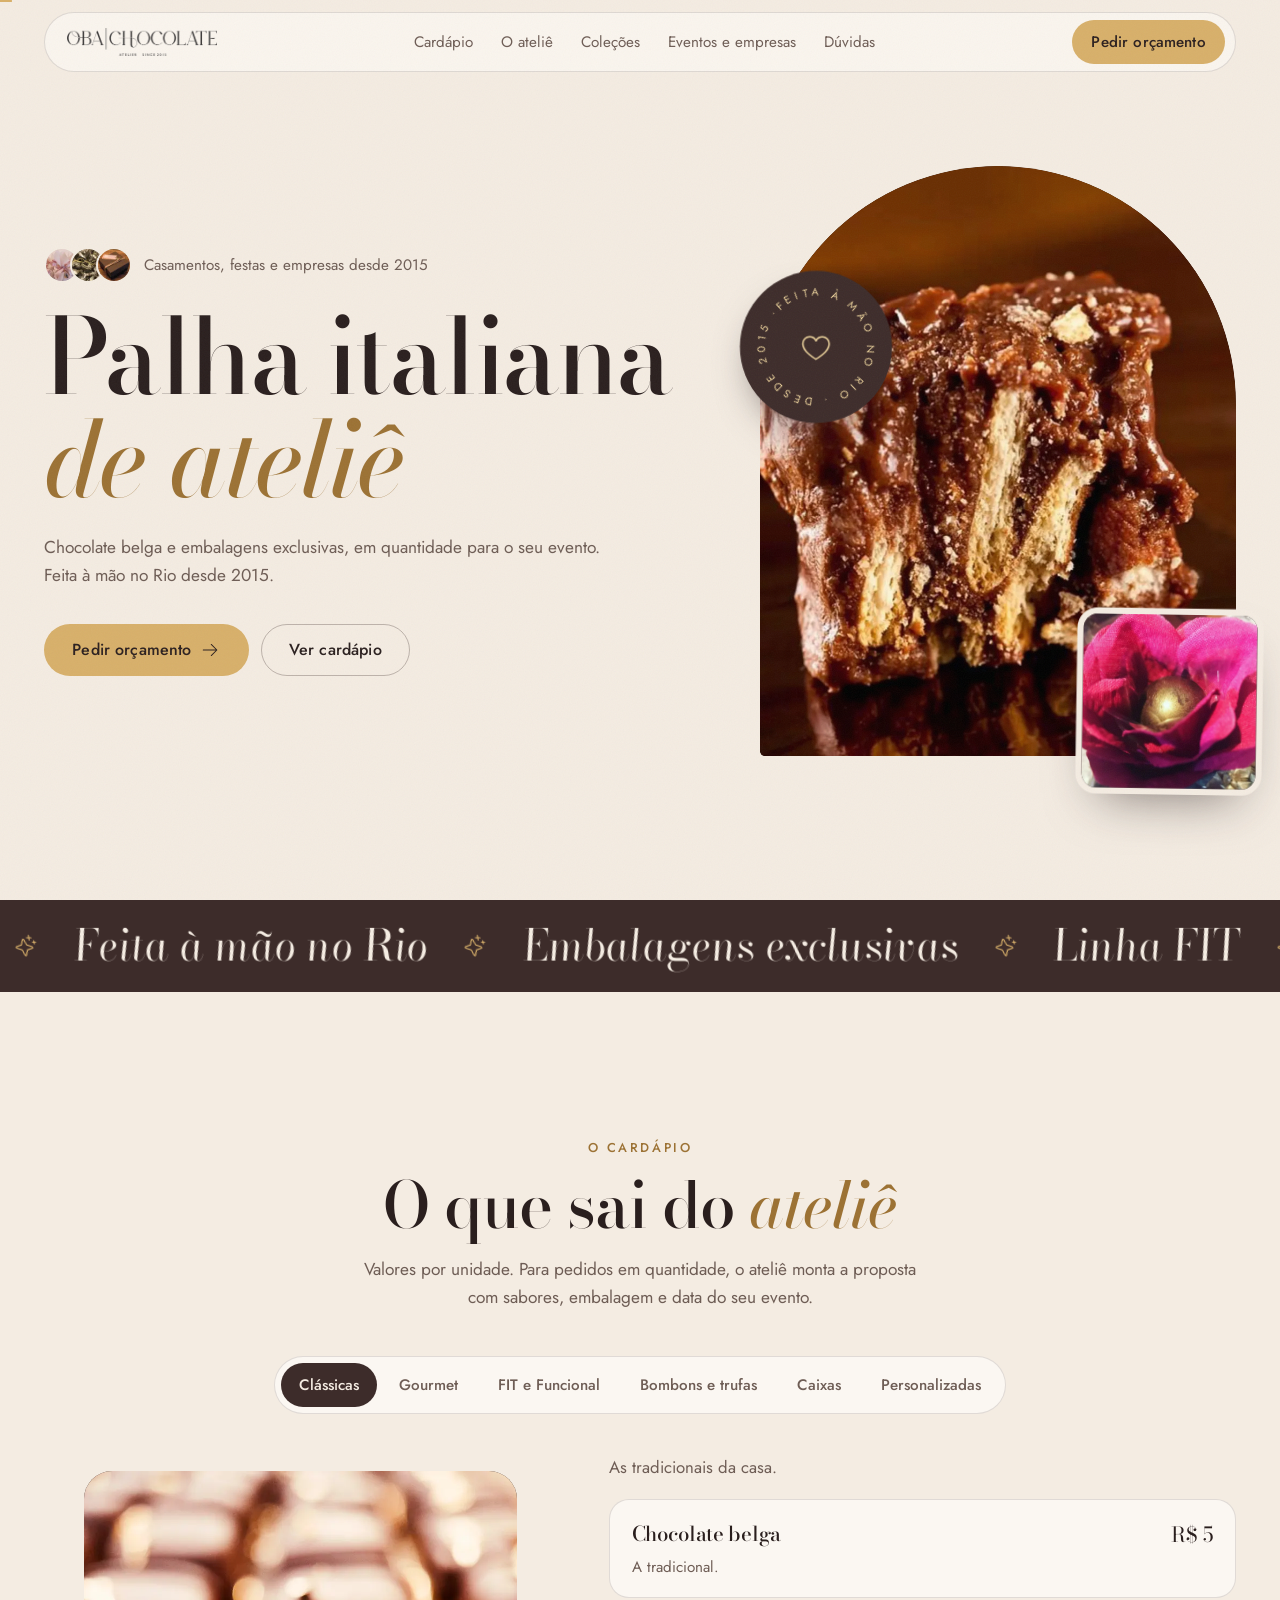
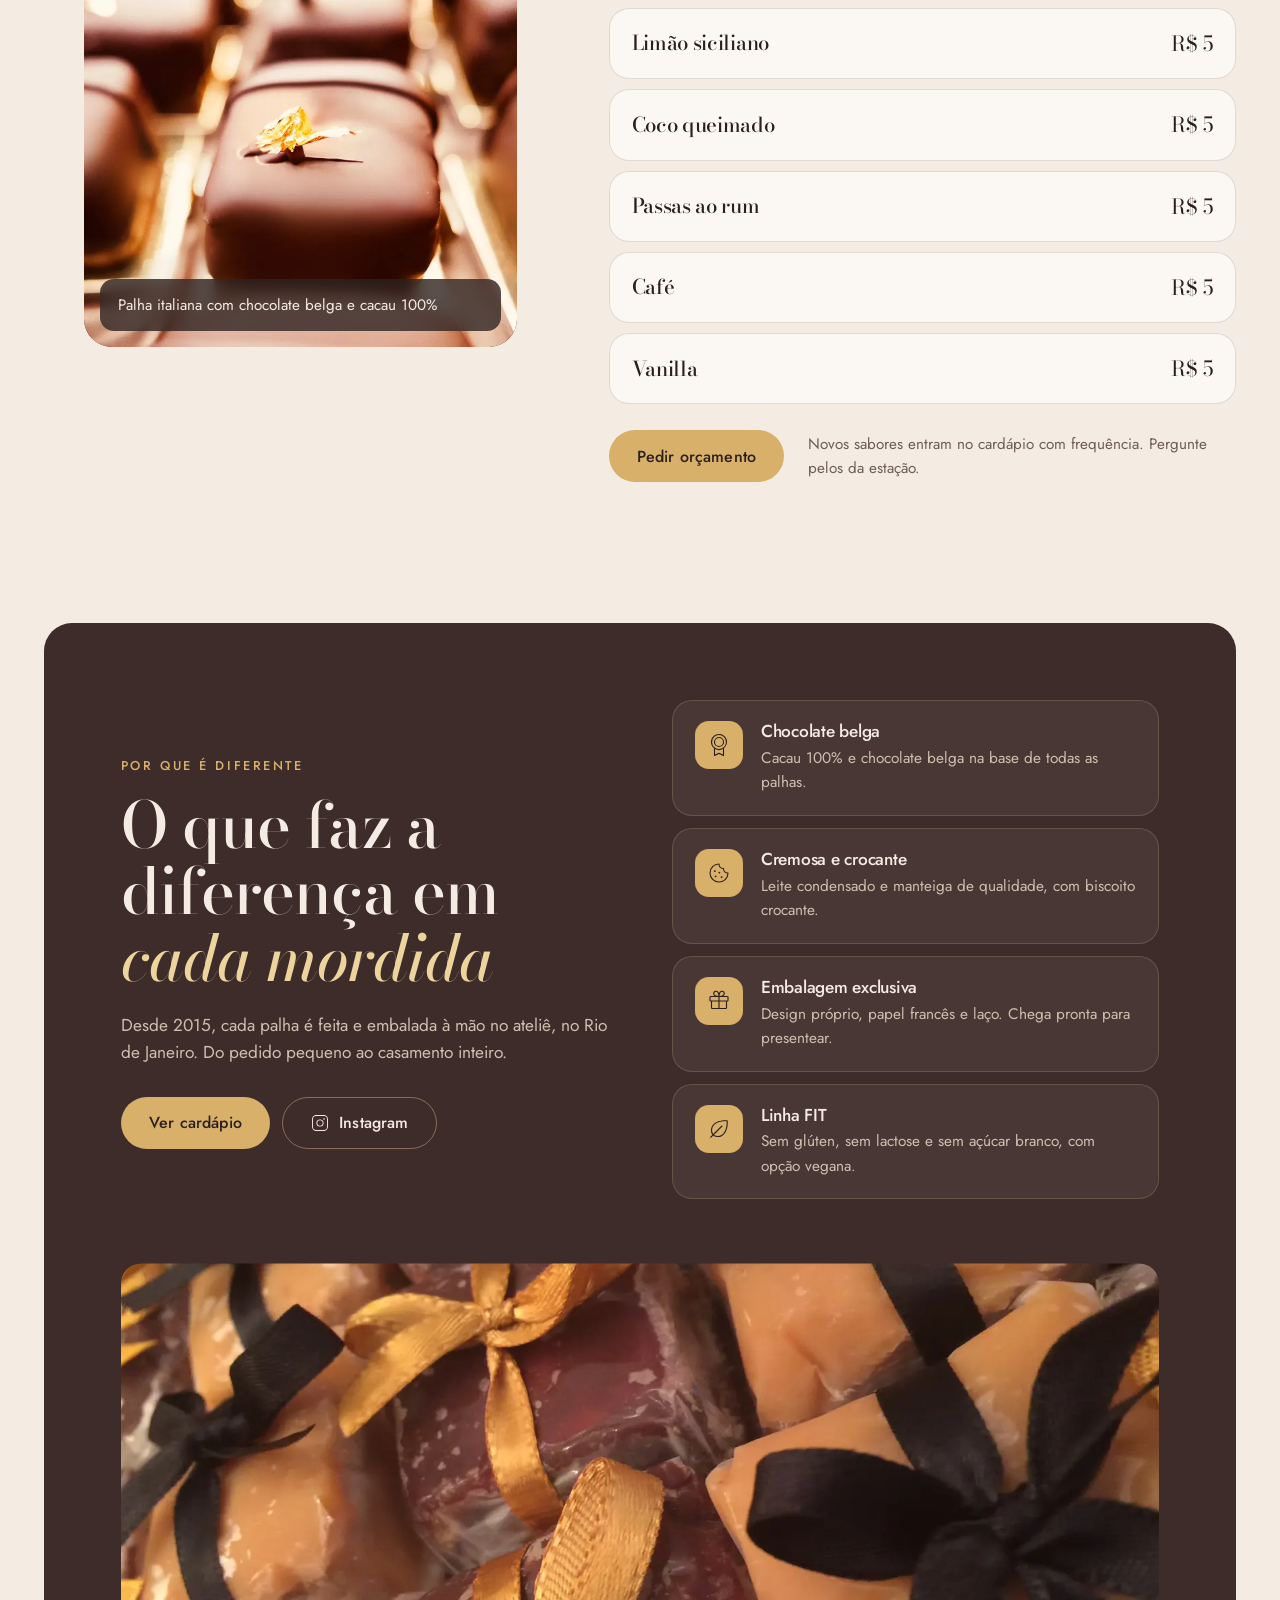
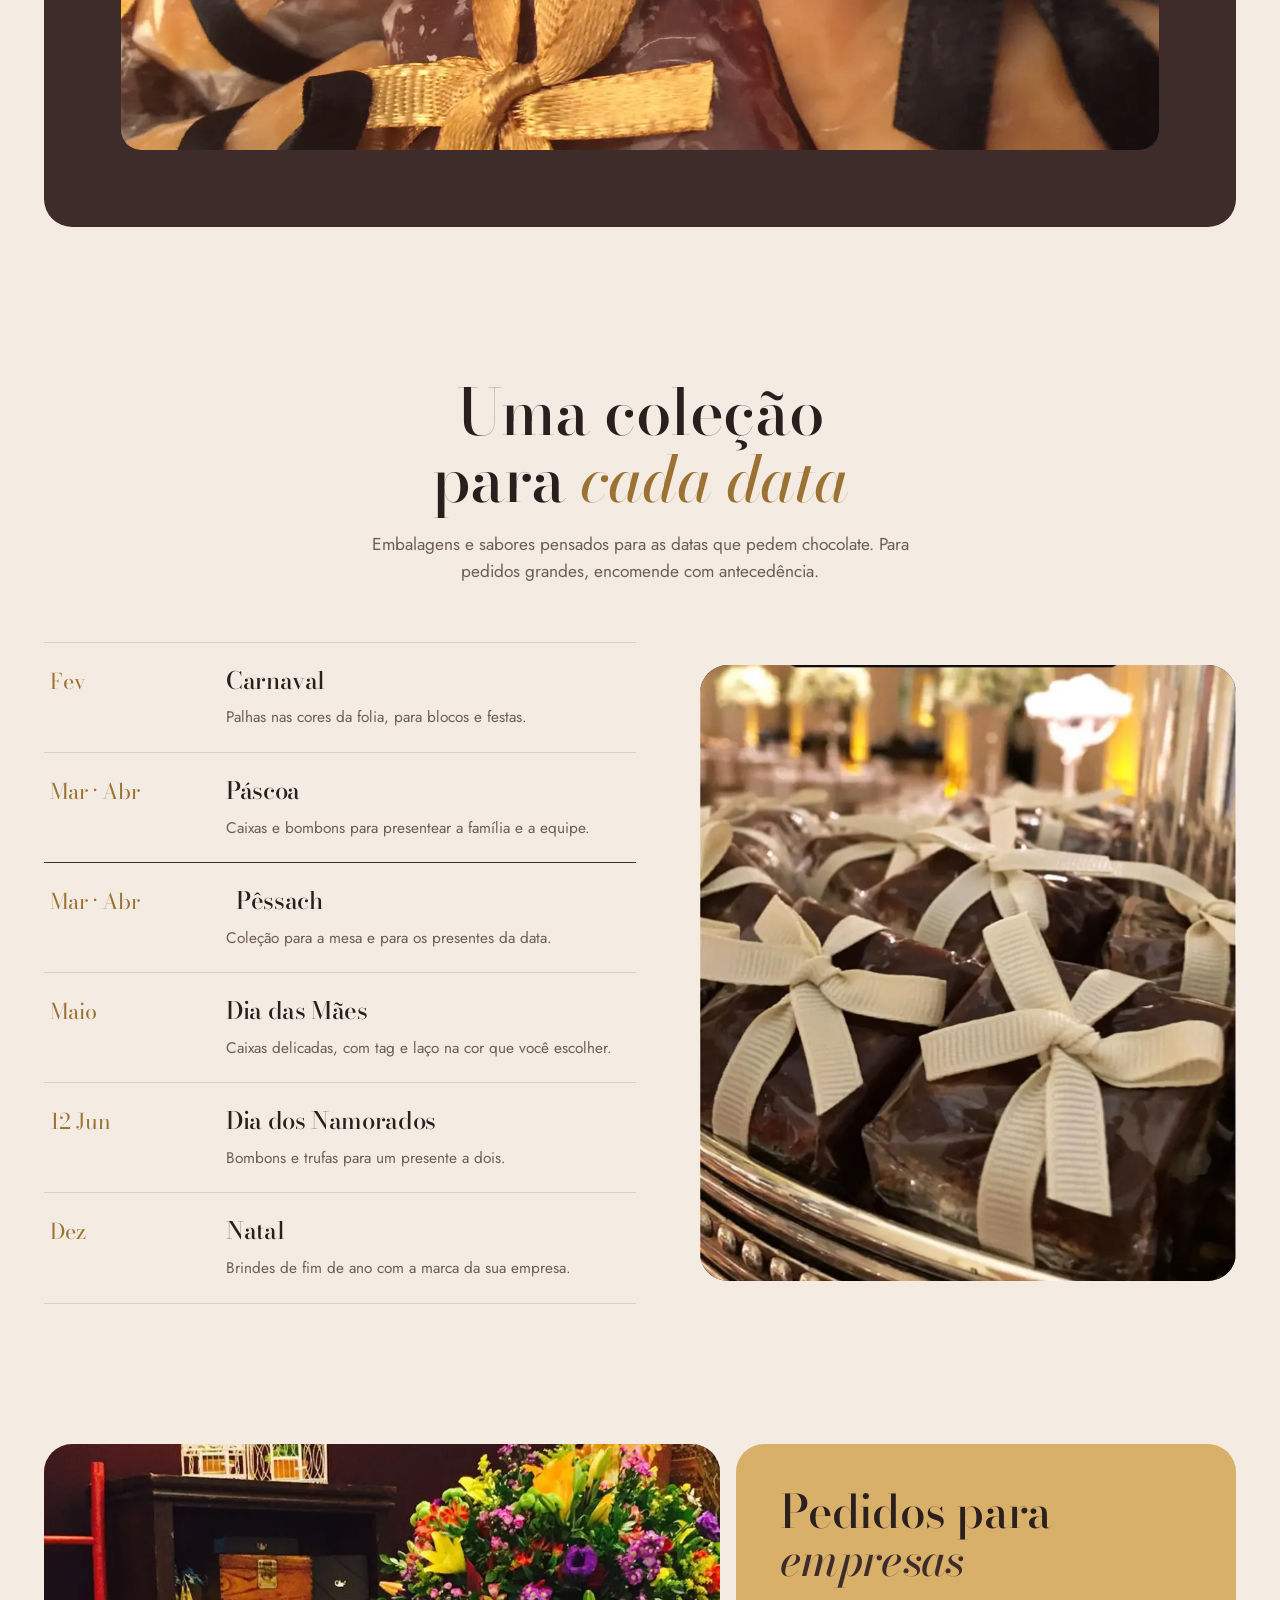
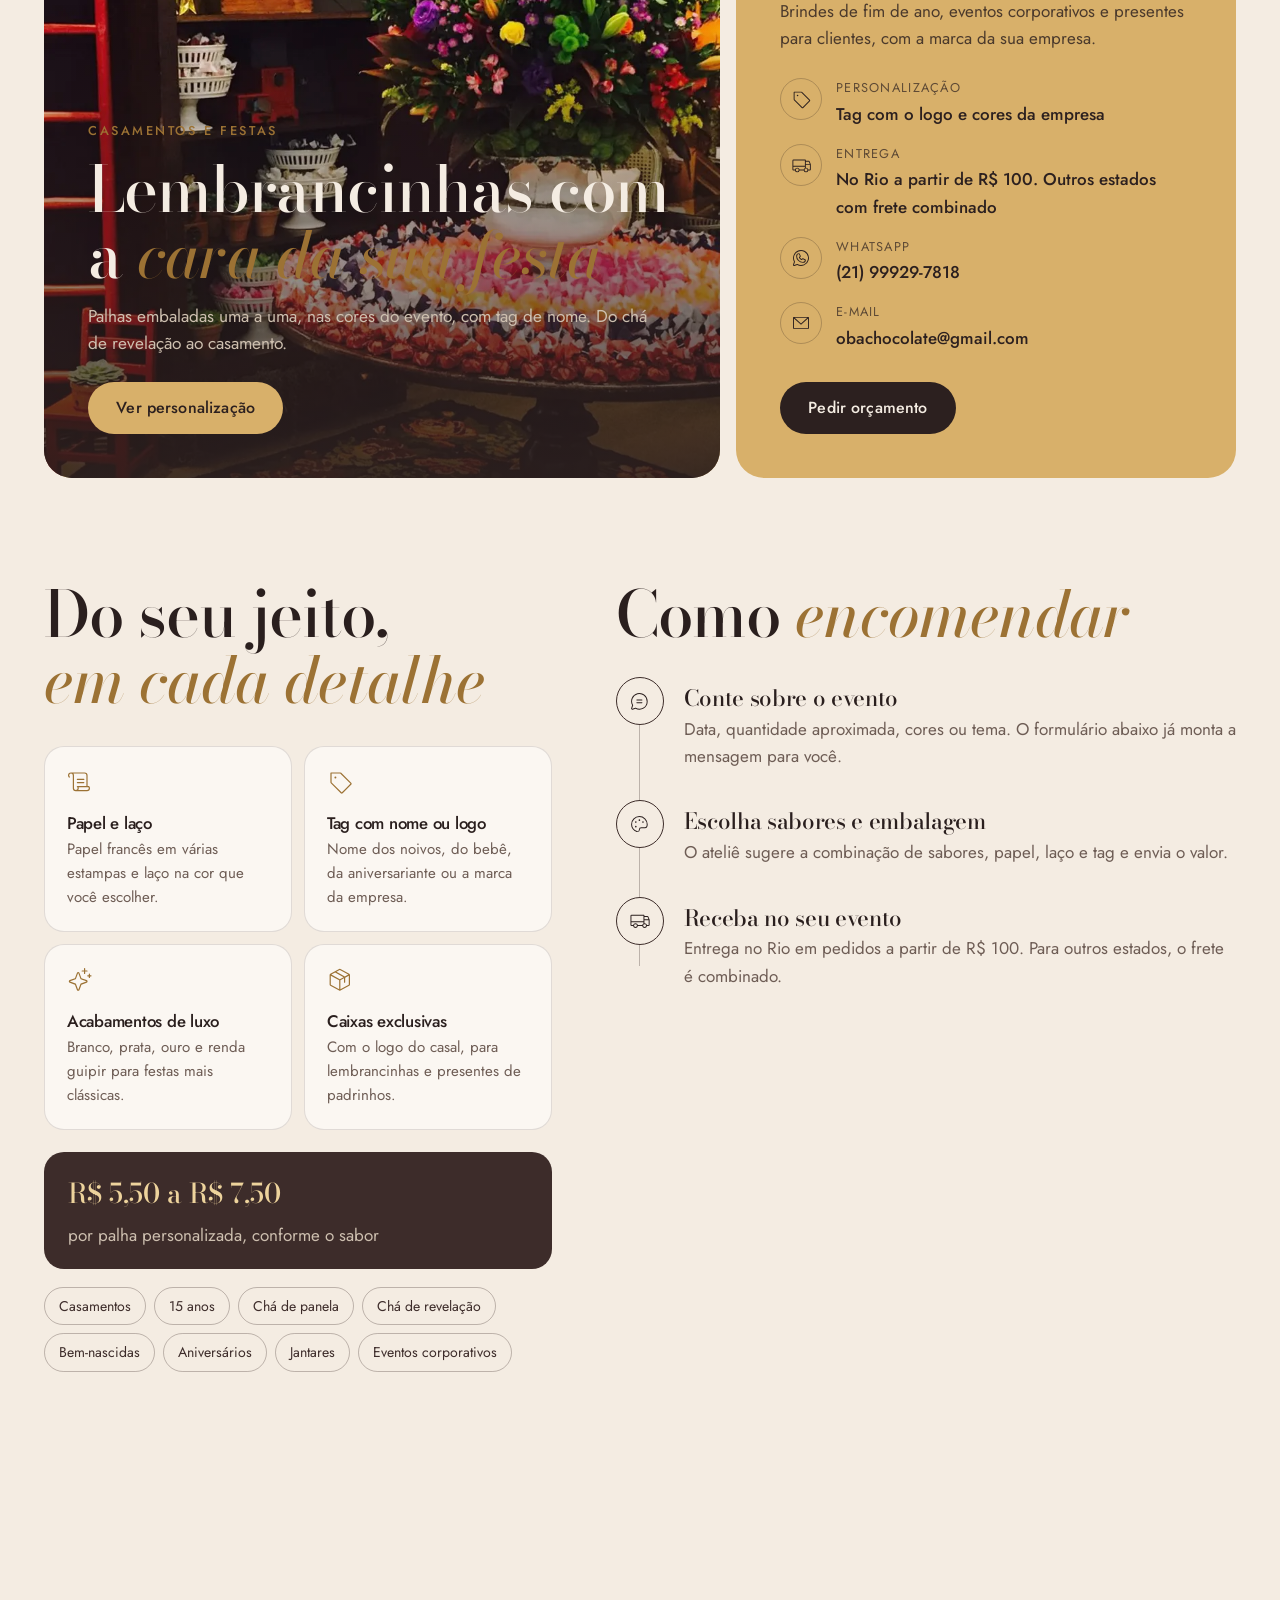
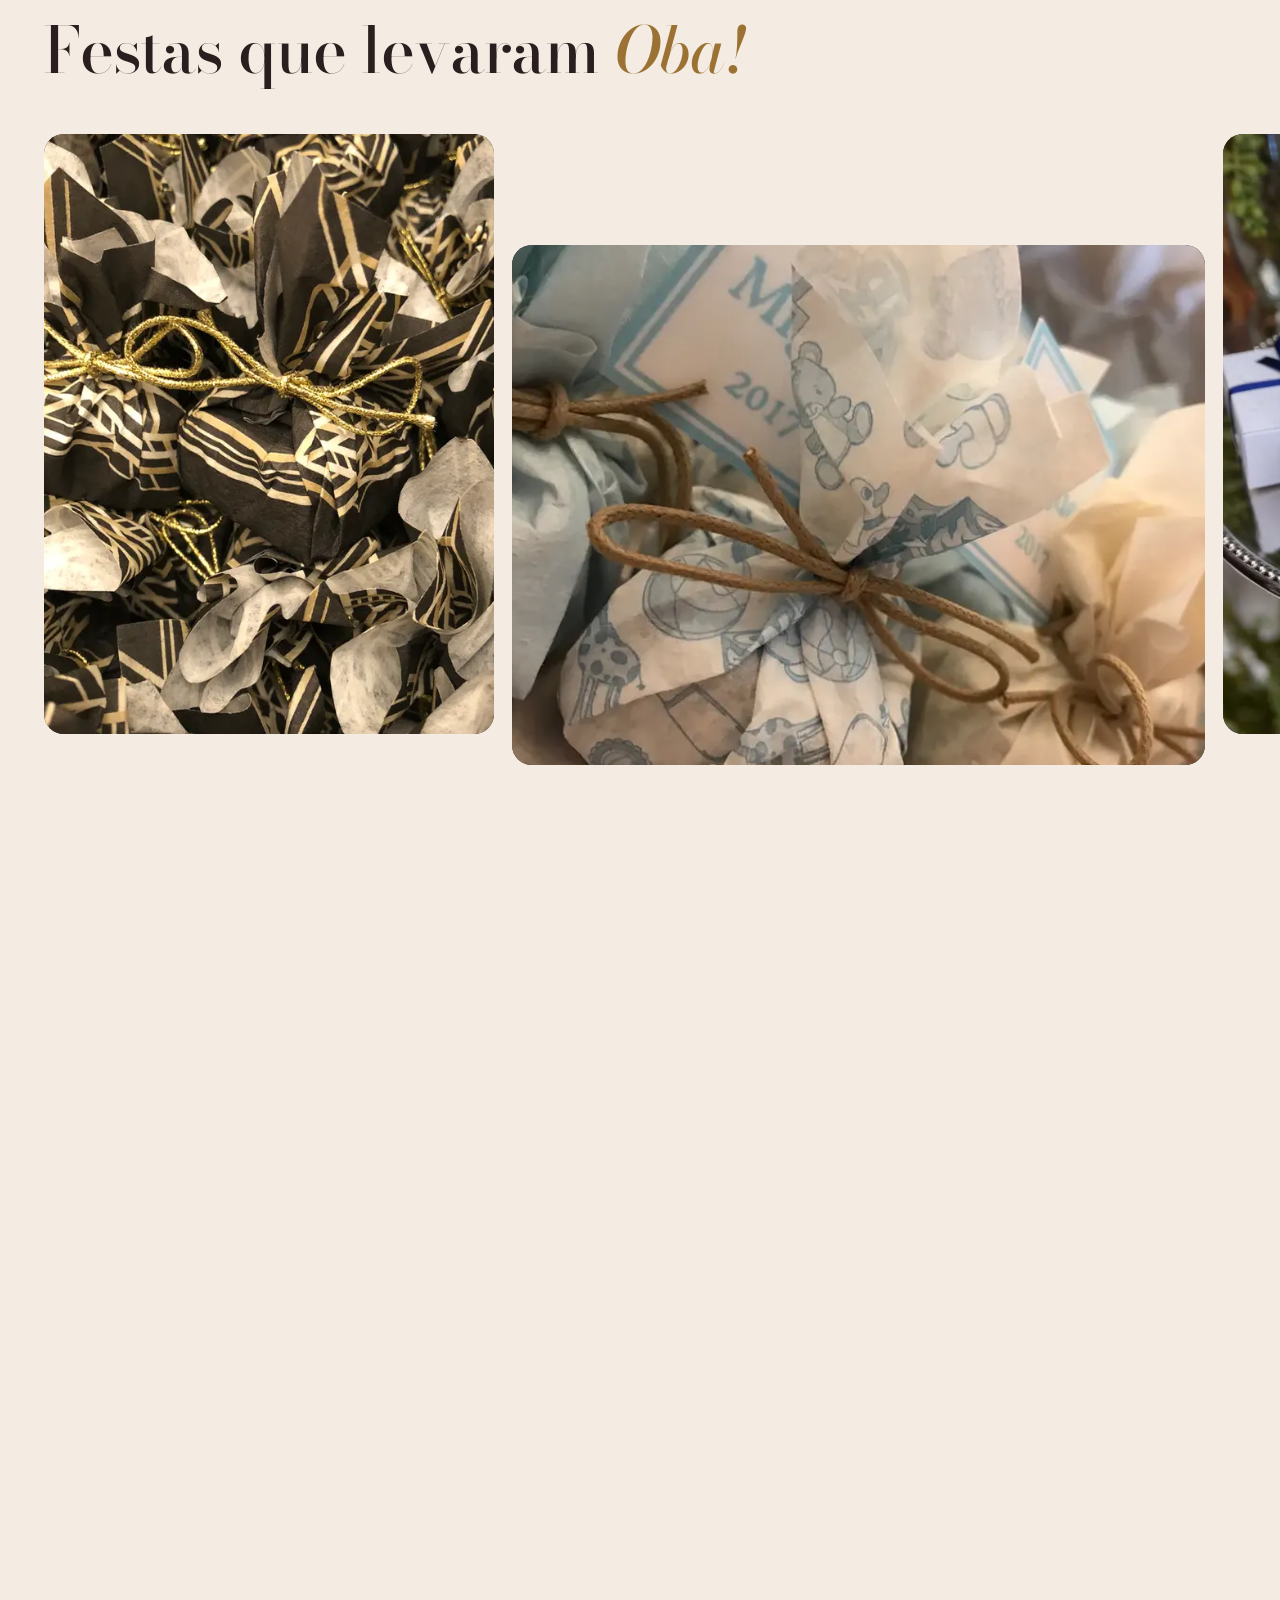
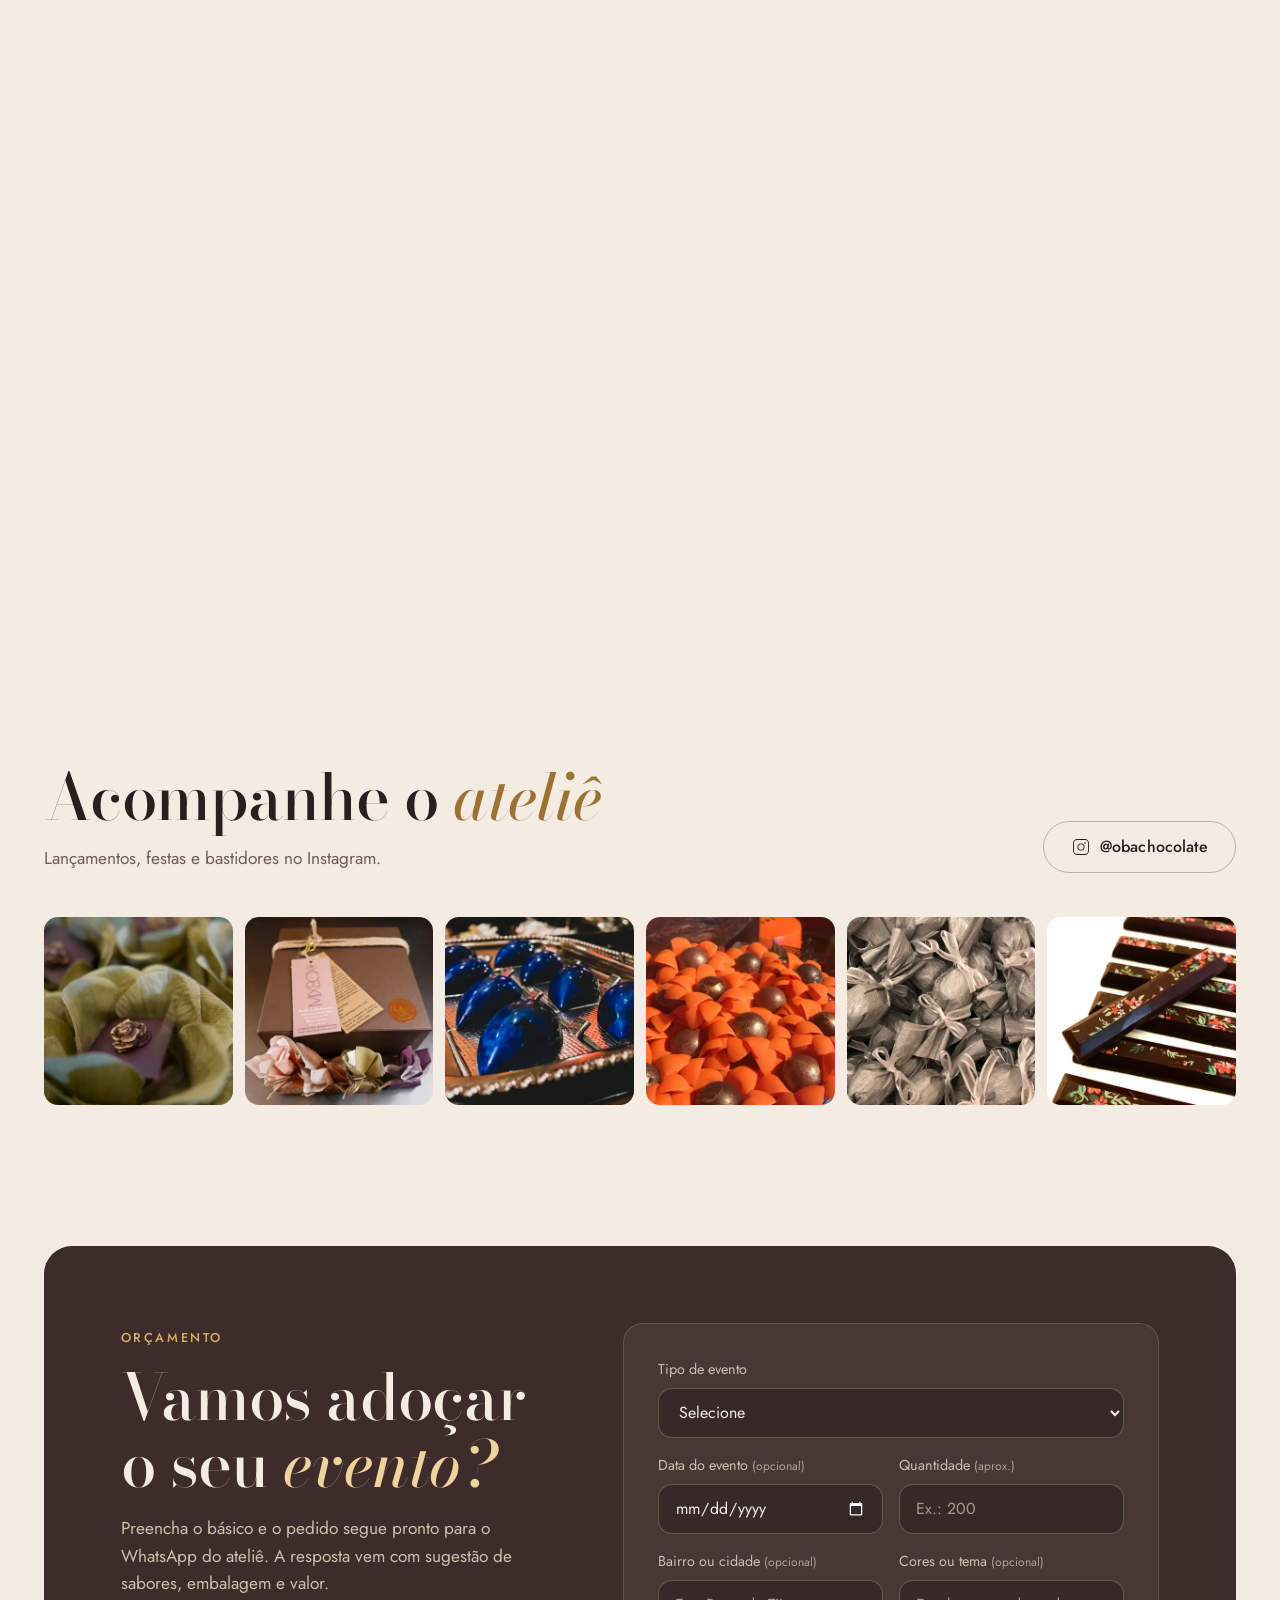
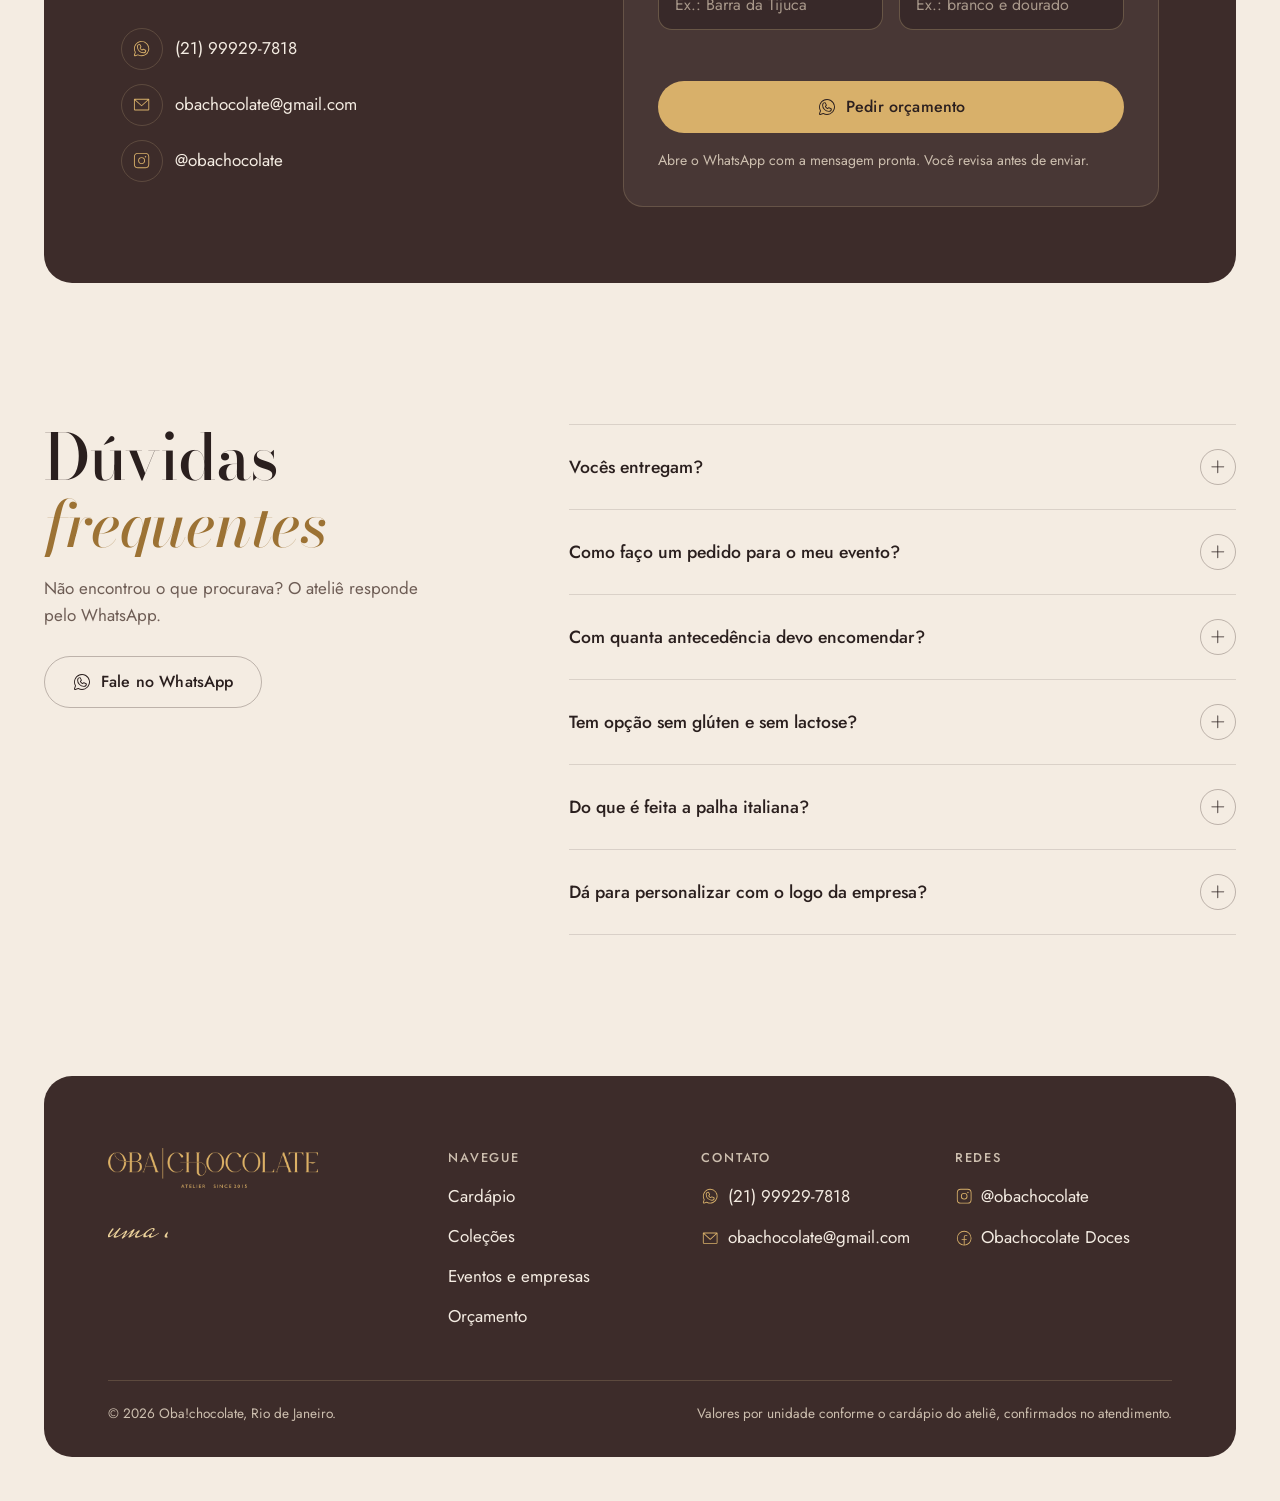
<file: index.html>
<!doctype html>
<html lang="pt-BR">
<head>
<meta charset="utf-8">
<meta name="viewport" content="width=device-width, initial-scale=1, viewport-fit=cover">
<title>Oba!chocolate | Palha italiana de ateliê para casamentos, festas e empresas</title>
<meta name="description" content="Ateliê de chocolate no Rio desde 2015. Palhas italianas, bombons e trufas com chocolate belga e embalagens exclusivas para casamentos, festas e empresas. Peça seu orçamento.">
<meta name="theme-color" content="#3d2c2a">
<meta property="og:type" content="website">
<meta property="og:title" content="Oba!chocolate | Palha italiana de ateliê">
<meta property="og:description" content="Chocolate belga e embalagens exclusivas, em quantidade para o seu evento. Feita à mão no Rio desde 2015.">
<meta property="og:image" content="https://static.wixstatic.com/media/c429af_d7f580f7647948e598d9609c7240cb00~mv2.jpg/v1/fit/w_1200,h_630,al_c/oba-chocolate.jpg">
<script>
  (function () {
    var d = document.documentElement;
    d.classList.add('js');
    if (!window.matchMedia('(prefers-reduced-motion: reduce)').matches) {
      d.classList.add('anim-pending');
      setTimeout(function () { d.classList.remove('anim-pending'); }, 4500);
    }
  })();
</script>
<style>
@font-face {
  font-family: 'Bodoni Moda';
  font-style: italic;
  font-weight: 400 600;
  font-display: swap;
  src: url(fonts/BodoniModa-italic.woff2) format('woff2');
  unicode-range: U+0000-00FF, U+0131, U+0152-0153, U+02BB-02BC, U+02C6, U+02DA, U+02DC, U+0304, U+0308, U+0329, U+2000-206F, U+20AC, U+2122, U+2191, U+2193, U+2212, U+2215, U+FEFF, U+FFFD;
}
@font-face {
  font-family: 'Bodoni Moda';
  font-style: normal;
  font-weight: 400 700;
  font-display: swap;
  src: url(fonts/BodoniModa-normal.woff2) format('woff2');
  unicode-range: U+0000-00FF, U+0131, U+0152-0153, U+02BB-02BC, U+02C6, U+02DA, U+02DC, U+0304, U+0308, U+0329, U+2000-206F, U+20AC, U+2122, U+2191, U+2193, U+2212, U+2215, U+FEFF, U+FFFD;
}
@font-face {
  font-family: 'Jost';
  font-style: normal;
  font-weight: 300 600;
  font-display: swap;
  src: url(fonts/Jost-normal.woff2) format('woff2');
  unicode-range: U+0000-00FF, U+0131, U+0152-0153, U+02BB-02BC, U+02C6, U+02DA, U+02DC, U+0304, U+0308, U+0329, U+2000-206F, U+20AC, U+2122, U+2191, U+2193, U+2212, U+2215, U+FEFF, U+FFFD;
}
@font-face {
  font-family: 'Mr De Haviland';
  font-style: normal;
  font-weight: 400;
  font-display: swap;
  src: url(fonts/MrDeHaviland-normal.woff2) format('woff2');
  unicode-range: U+0000-00FF, U+0131, U+0152-0153, U+02BB-02BC, U+02C6, U+02DA, U+02DC, U+0304, U+0308, U+0329, U+2000-206F, U+20AC, U+2122, U+2191, U+2193, U+2212, U+2215, U+FEFF, U+FFFD;
}
/*
  Estrutura inspirada no template Bakery Co. (Framer), adaptada à identidade da Oba!chocolate.
  Formas: containers 28px, cartões e fotos 20px, botões em pílula, foto do topo em arco.
  Cores: creme da navegação do site original, cacau #3d2c2a e o dourado do logo.
*/
:root {
  --bg: #f4ece2;
  --bg-2: #ebe0d3;
  --card: #fbf7f2;
  --cocoa: #3d2c2a;
  --cocoa-2: #2c201f;
  --ink: #2a1f1e;
  --muted: #6e5d55;
  --line: rgb(61 44 42 / .14);
  --line-2: rgb(61 44 42 / .3);
  --gold: #d8b06a;
  --gold-hi: #edd39c;
  --gold-deep: #9c7234;
  --on-dark: #f4ece2;
  --on-dark-muted: #cdbfaf;
  --line-dark: rgb(237 211 156 / .18);
  --r-xl: 28px;
  --r-md: 20px;
  --r-sm: 14px;
  --ease-out: cubic-bezier(.16, 1, .3, 1);
  --font-display: "Bodoni Moda", "Didot", "Bodoni 72", Georgia, serif;
  --font-body: "Jost", "Avenir Next", system-ui, sans-serif;
  --font-script: "Mr De Haviland", "Snell Roundhand", cursive;
  --wrap: 1280px;
  --gutter: clamp(16px, 4vw, 44px);
  --header-h: 76px;
}

*, *::before, *::after { box-sizing: border-box; }
[hidden] { display: none !important; }
html { -webkit-text-size-adjust: 100%; scroll-padding-top: 96px; }
html:not(.lenis) { scroll-behavior: smooth; }
html.lenis, html.lenis body { height: auto; }
.lenis.lenis-stopped { overflow: clip; }
body {
  margin: 0; background: var(--bg); color: var(--ink);
  font-family: var(--font-body); font-size: 17px; line-height: 1.6;
  -webkit-font-smoothing: antialiased; overflow-x: clip;
}
img { display: block; max-width: 100%; height: auto; }
a { color: inherit; }
button, input, select { font: inherit; color: inherit; }
:focus-visible { outline: 2px solid var(--gold-deep); outline-offset: 3px; }
.dark :focus-visible { outline-color: var(--gold-hi); }
.wrap { width: 100%; max-width: var(--wrap); margin-inline: auto; padding-inline: var(--gutter); }
.sr-only { position: absolute; width: 1px; height: 1px; padding: 0; margin: -1px; overflow: hidden; clip: rect(0 0 0 0); white-space: nowrap; border: 0; }
.ph-light { display: inline-grid; place-items: center; line-height: 1; }
.ph-light svg { width: 1em; height: 1em; display: block; fill: currentColor; }
.menu-btn .i-x { display: none; }
.menu-open .menu-btn .i-x { display: inline-grid; }
.menu-open .menu-btn .i-list { display: none; }

h1, h2, h3 { font-family: var(--font-display); font-weight: 500; margin: 0; letter-spacing: -.015em; text-wrap: balance; }
h2 { font-size: clamp(2.3rem, 5vw, 4.1rem); line-height: 1.04; }
h3 { font-size: 1.45rem; line-height: 1.2; }
p { margin: 0; }
em { font-style: italic; color: var(--gold-deep); }
.dark em { color: var(--gold-hi); }
.lead { color: var(--muted); font-size: clamp(1.03rem, 1.35vw, 1.16rem); max-width: 56ch; }
.dark .lead { color: var(--on-dark-muted); }
.eyebrow { display: inline-block; font-size: .8rem; letter-spacing: .2em; text-transform: uppercase; color: var(--gold-deep); font-weight: 500; }
.dark .eyebrow { color: var(--gold); }
.section { padding-block: clamp(80px, 11vw, 150px); }
.head-center { text-align: center; max-width: 760px; margin-inline: auto; }
.head-center .lead { margin: 18px auto 0; }
.head-center h2 { margin-top: 12px; }

/* Botões em pílula */
.btn {
  position: relative; overflow: hidden; isolation: isolate;
  display: inline-flex; align-items: center; justify-content: center; gap: .55em;
  min-height: 52px; padding: 0 1.7em; border-radius: 999px;
  border: 1px solid transparent; font-weight: 500; font-size: 1rem; letter-spacing: .01em;
  white-space: nowrap; text-decoration: none; cursor: pointer; background: none;
  transition: color .35s var(--ease-out), border-color .35s var(--ease-out), background-color .35s var(--ease-out);
}
.btn .ph-light { font-size: 1.25em; }
.btn::before {
  content: ""; position: absolute; inset: 0; z-index: -1; border-radius: inherit;
  transform: translateY(102%); transition: transform .5s var(--ease-out);
}
.btn:hover::before { transform: translateY(0); }
.btn-gold { background: var(--gold); color: var(--cocoa-2); }
.btn-gold::before { background: var(--cocoa); }
.btn-gold:hover { color: var(--on-dark); }
.dark .btn-gold::before { background: var(--gold-hi); }
.dark .btn-gold:hover { color: var(--cocoa-2); }
.btn-line { border-color: var(--line-2); color: var(--ink); }
.btn-line::before { background: var(--cocoa); }
.btn-line:hover { color: var(--on-dark); border-color: var(--cocoa); }
.dark .btn-line { border-color: rgb(237 211 156 / .4); color: var(--on-dark); }
.dark .btn-line::before { background: var(--gold); }
.dark .btn-line:hover { color: var(--cocoa-2); border-color: var(--gold); }
.btn-sm { min-height: 44px; padding: 0 1.2em; font-size: .95rem; }

/* Abertura com o logo */
.intro { display: none; }
.anim-pending .intro, .intro.run {
  display: grid; place-items: center; position: fixed; inset: 0; z-index: 100;
  background: var(--cocoa-2);
}
.intro-inner { display: grid; justify-items: center; gap: 18px; }
.intro-logo { width: min(320px, 70vw); filter: brightness(0) saturate(100%) invert(77%) sepia(31%) saturate(640%) hue-rotate(354deg) brightness(92%) contrast(88%); clip-path: inset(0 100% 0 0); }
.intro-line { display: block; width: 120px; height: 1px; background: var(--gold); transform: scaleX(0); }
.anim-pending [data-hero], .anim-pending .hero-title, .anim-pending .arch, .anim-pending .sticker, .anim-pending .float { visibility: hidden; }

.progress { position: fixed; left: 0; top: 0; right: 0; height: 2px; background: var(--gold); transform-origin: 0 50%; transform: scaleX(0); z-index: 70; pointer-events: none; }
.grain {
  position: fixed; inset: 0; z-index: 65; pointer-events: none; opacity: .05;
  background-image: url("data:image/svg+xml;utf8,<svg xmlns='http://www.w3.org/2000/svg' width='180' height='180'><filter id='n'><feTurbulence type='fractalNoise' baseFrequency='.85' numOctaves='2' stitchTiles='stitch'/></filter><rect width='100%' height='100%' filter='url(%23n)'/></svg>");
}

/* Cabeçalho flutuante, como no modelo */
.site-header { position: fixed; top: 12px; left: 0; right: 0; z-index: 60; transition: transform .6s var(--ease-out); }
.site-header.hide { transform: translateY(-130%); }
.nav-shell {
  height: 60px; display: flex; align-items: center; justify-content: space-between; gap: 18px;
  padding: 0 10px 0 22px; border-radius: 999px;
  background: rgb(251 247 242 / .82); border: 1px solid var(--line);
  backdrop-filter: blur(14px) saturate(150%); -webkit-backdrop-filter: blur(14px) saturate(150%);
  transition: box-shadow .4s var(--ease-out), background-color .4s var(--ease-out);
}
.site-header.solid .nav-shell { background: rgb(251 247 242 / .94); box-shadow: 0 10px 30px -18px rgb(61 44 42 / .45); }
.logo { flex: none; display: block; }
.logo img { width: 150px; }
.nav { display: none; gap: 28px; font-size: .95rem; }
.nav a { position: relative; text-decoration: none; color: var(--muted); padding: 6px 0; transition: color .3s var(--ease-out); }
.nav a::after { content: ""; position: absolute; left: 0; right: 0; bottom: 0; height: 1px; background: var(--cocoa); transform: scaleX(0); transform-origin: right; transition: transform .45s var(--ease-out); }
.nav a:hover { color: var(--ink); }
.nav a:hover::after { transform: scaleX(1); transform-origin: left; }
.header-actions { display: flex; align-items: center; gap: 6px; }
.menu-btn { width: 44px; height: 44px; display: grid; place-items: center; border: 0; background: none; border-radius: 999px; cursor: pointer; font-size: 1.5rem; }
@media (min-width: 1060px) { .nav { display: flex; } .menu-btn { display: none; } }
@media (max-width: 440px) { .nav-shell { padding-left: 16px; gap: 8px; } .header-actions { gap: 0; } .header-actions .btn { padding: 0 .95em; font-size: .88rem; } .logo img { width: 112px; } }

.mobile-menu {
  position: fixed; inset: 0; z-index: 55; background: var(--cocoa-2); color: var(--on-dark);
  display: grid; align-content: center; padding: 100px var(--gutter) 48px;
  clip-path: inset(0 0 100% 0); visibility: hidden;
  transition: clip-path .7s cubic-bezier(.77, 0, .175, 1), visibility 0s .7s;
}
.menu-open .mobile-menu { clip-path: inset(0 0 0 0); visibility: visible; transition: clip-path .7s cubic-bezier(.77, 0, .175, 1), visibility 0s 0s; }
.mobile-menu a { display: block; font-family: var(--font-display); font-size: clamp(2.2rem, 9vw, 3.2rem); line-height: 1.25; text-decoration: none; }
.mobile-menu a em { color: var(--gold-hi); }
.mobile-menu p { margin-top: 32px; color: var(--on-dark-muted); }

/* Topo */
.hero { position: relative; overflow-x: clip; padding: calc(var(--header-h) + 36px) 0 clamp(56px, 7vw, 96px); }
.hero-grid { display: grid; gap: clamp(40px, 6vw, 72px); align-items: center; }
.hero-kicker { display: flex; align-items: center; gap: 12px; font-size: .95rem; color: var(--muted); }
.thumbs { display: flex; }
.thumbs img { width: 36px; height: 36px; border-radius: 50%; object-fit: cover; border: 2px solid var(--bg); }
.thumbs img + img { margin-left: -10px; }
.hero-title { font-size: clamp(3.2rem, 8.2vw, 7.4rem); line-height: .98; margin-top: 22px; letter-spacing: -.025em; }
.hero-title em { padding-right: .05em; }
.hero .lead { margin-top: 24px; }
.hero-actions { display: flex; flex-wrap: wrap; gap: 12px; margin-top: 34px; }
.hero-art { position: relative; width: 100%; max-width: 540px; justify-self: center; }
.arch { margin: 0; aspect-ratio: 5 / 6.2; border-radius: 999px 999px var(--r-md) var(--r-md); overflow: hidden; background: var(--cocoa); }
.arch img { width: 100%; height: 100%; object-fit: cover; transform-origin: 50% 60%; }
.sticker {
  position: absolute; left: -4%; top: 18%; width: clamp(110px, 13vw, 150px); aspect-ratio: 1;
  border-radius: 50%; background: var(--cocoa); color: var(--gold-hi); display: grid; place-items: center;
  box-shadow: 0 18px 40px -18px rgb(44 32 31 / .7);
}
.sticker > svg { position: absolute; inset: 8%; width: 84%; height: 84%; overflow: visible; }
.sticker text { font-family: var(--font-body); font-size: 8.4px; letter-spacing: 1px; fill: var(--gold-hi); text-transform: uppercase; }
.sticker .ph-light { font-size: 2rem; }
.float { position: absolute; margin: 0; border-radius: var(--r-md); overflow: hidden; border: 6px solid var(--bg); box-shadow: 0 24px 50px -24px rgb(44 32 31 / .6); background: var(--cocoa); }
.float img { width: 100%; height: 100%; object-fit: cover; }
.float.f1 { width: 38%; aspect-ratio: 1; right: -5%; bottom: -6%; }
@media (min-width: 960px) {
  .hero { min-height: 100dvh; display: grid; align-items: center; }
  .hero-grid { grid-template-columns: 1.15fr .85fr; }
  .hero-art { justify-self: end; }
}

/* Faixa com diferenciais */
.marquee { background: var(--cocoa); color: var(--on-dark); overflow: hidden; padding: 22px 0; }
.marquee-track { display: flex; width: max-content; will-change: transform; }
.marquee-group { display: flex; align-items: center; gap: 36px; padding-right: 36px; white-space: nowrap; font-family: var(--font-display); font-style: italic; font-size: clamp(1.6rem, 3.4vw, 2.8rem); line-height: 1.1; }
.marquee-group .ph-light { font-size: .55em; color: var(--gold); font-style: normal; }

/* Cardápio */
.tabs-wrap { display: flex; justify-content: center; margin-top: 44px; }
.tabs {
  position: relative; display: flex; gap: 4px; padding: 6px; border-radius: 999px;
  background: var(--card); border: 1px solid var(--line); overflow-x: auto; scrollbar-width: none; max-width: 100%;
}
.tabs::-webkit-scrollbar { display: none; }
.tab-pill { position: absolute; top: 6px; left: 0; height: calc(100% - 12px); width: 0; border-radius: 999px; background: var(--cocoa); pointer-events: none; }
.tab {
  position: relative; z-index: 1; flex: none; border: 0; background: none; cursor: pointer;
  min-height: 44px; padding: 0 18px; border-radius: 999px; font-weight: 500; font-size: .95rem; color: var(--muted);
  transition: color .35s var(--ease-out);
}
.tab[aria-selected="true"] { color: var(--on-dark); }
.no-pill .tab[aria-selected="true"] { background: var(--cocoa); }
.no-pill .tab-pill { display: none; }
.menu-panel { display: grid; gap: clamp(28px, 4vw, 56px); margin-top: 40px; align-items: start; }
@media (min-width: 960px) { .menu-panel { grid-template-columns: .9fr 1.1fr; } }
.menu-media { position: relative; border-radius: var(--r-xl); overflow: hidden; aspect-ratio: 4 / 4.4; background: var(--cocoa); }
.menu-media img { position: absolute; inset: 0; width: 100%; height: 100%; object-fit: cover; }
.menu-shot { opacity: 0; }
.menu-shot.on { opacity: 1; }
.menu-media figcaption { position: absolute; left: 16px; right: 16px; bottom: 16px; padding: 14px 18px; border-radius: var(--r-sm); background: rgb(44 32 31 / .78); color: var(--on-dark); font-size: .95rem; backdrop-filter: blur(8px); -webkit-backdrop-filter: blur(8px); }
.menu-intro { font-size: 1.05rem; color: var(--muted); margin-bottom: 18px; }
.menu-list { list-style: none; margin: 0; padding: 0; display: grid; gap: 10px; }
.menu-item {
  display: grid; grid-template-columns: 1fr auto; align-items: center; gap: 4px 16px;
  padding: 18px 22px; border-radius: var(--r-md); background: var(--card); border: 1px solid var(--line);
  transition: transform .4s var(--ease-out), border-color .3s var(--ease-out);
}
.menu-item:hover { border-color: var(--line-2); transform: translateX(4px); }
.menu-item h3 { font-size: 1.28rem; }
.menu-item p { grid-column: 1 / -1; color: var(--muted); font-size: .95rem; }
.price { font-family: var(--font-display); font-size: 1.3rem; white-space: nowrap; }
.price.ask { font-family: var(--font-body); font-size: .9rem; color: var(--muted); }
.tags { grid-column: 1 / -1; display: flex; flex-wrap: wrap; gap: 6px; margin-top: 4px; }
.tags span { font-size: .78rem; padding: 4px 10px; border-radius: 999px; background: var(--bg-2); color: var(--cocoa); }
.menu-foot { display: flex; flex-wrap: wrap; align-items: center; gap: 16px 24px; margin-top: 26px; }
.menu-foot p { color: var(--muted); font-size: .95rem; max-width: 46ch; }

/* Bloco escuro do ateliê */
.dark { background: var(--cocoa); color: var(--on-dark); }
.block { border-radius: var(--r-xl); overflow: hidden; }
.atelie { padding: clamp(36px, 6vw, 80px); display: grid; gap: clamp(36px, 5vw, 64px); }
@media (min-width: 1000px) { .atelie { grid-template-columns: 1fr 1fr; align-items: center; } }
.atelie .lead { margin-top: 20px; }
.atelie .hero-actions { margin-top: 30px; }
.features { display: grid; gap: 12px; }
.feature { display: grid; grid-template-columns: auto 1fr; gap: 4px 18px; align-items: start; padding: 20px 22px; border-radius: var(--r-md); background: rgb(244 236 226 / .06); border: 1px solid var(--line-dark); }
.feature .icon { grid-row: span 2; width: 48px; height: 48px; border-radius: var(--r-sm); background: var(--gold); color: var(--cocoa-2); display: grid; place-items: center; font-size: 1.5rem; }
.feature h3 { font-family: var(--font-body); font-size: 1.08rem; font-weight: 500; }
.feature p { color: var(--on-dark-muted); font-size: .96rem; }
.atelie-photo { grid-column: 1 / -1; border-radius: var(--r-md); overflow: hidden; height: clamp(260px, 38vw, 520px); }
.atelie-photo img { width: 100%; height: 125%; object-fit: cover; }

/* Coleções do ano */
.seasons { display: grid; gap: clamp(32px, 5vw, 72px); margin-top: 56px; align-items: center; }
@media (min-width: 960px) { .seasons { grid-template-columns: 1.05fr .95fr; } }
.season-list { list-style: none; margin: 0; padding: 0; }
.season-row {
  display: grid; grid-template-columns: 9.5rem 1fr; gap: 6px 24px; align-items: baseline;
  padding: 22px 6px; border-top: 1px solid var(--line); cursor: default; position: relative;
}
.season-row:last-child { border-bottom: 1px solid var(--line); }
.season-row .when { font-family: var(--font-display); font-size: 1.35rem; color: var(--gold-deep); }
.season-row h3 { font-size: 1.5rem; transition: transform .45s var(--ease-out); }
.season-row p { grid-column: 2; color: var(--muted); font-size: .96rem; }
.season-row.active h3 { transform: translateX(10px); }
.season-row::before { content: ""; position: absolute; left: 0; top: -1px; height: 1px; width: 100%; background: var(--cocoa); transform: scaleX(0); transform-origin: left; transition: transform .6s var(--ease-out); }
.season-row.active::before { transform: scaleX(1); }
@media (max-width: 560px) { .season-row { grid-template-columns: 1fr; } .season-row p { grid-column: 1; } }
.season-media { position: relative; border-radius: var(--r-xl); overflow: hidden; aspect-ratio: 4 / 4.6; background: var(--cocoa); }
.season-media img { position: absolute; inset: 0; width: 100%; height: 100%; object-fit: cover; opacity: 0; transform: scale(1.06); transition: opacity .7s var(--ease-out), transform 1.2s var(--ease-out); }
.season-media img.on { opacity: 1; transform: scale(1); }
@media (max-width: 959px) { .season-media { aspect-ratio: 16 / 11; order: -1; } }

/* Eventos e empresas: dois cartões, como no modelo */
.duo { display: grid; gap: 16px; }
@media (min-width: 960px) { .duo { grid-template-columns: 1.15fr .85fr; } }
.duo-photo { position: relative; min-height: 520px; border-radius: var(--r-xl); overflow: hidden; color: var(--on-dark); display: flex; align-items: flex-end; isolation: isolate; }
.duo-photo img { position: absolute; inset: 0; width: 100%; height: 100%; object-fit: cover; z-index: -2; transition: transform 1.4s var(--ease-out); }
.duo-photo:hover img { transform: scale(1.04); }
.duo-photo::before { content: ""; position: absolute; inset: 0; z-index: -1; background: linear-gradient(180deg, rgb(44 32 31 / 0) 25%, rgb(44 32 31 / .88) 100%); }
.duo-photo .inner { padding: clamp(28px, 4vw, 44px); }
.duo-photo .lead { color: var(--on-dark-muted); margin-top: 14px; }
.duo-photo .btn { margin-top: 24px; }
.duo-card { border-radius: var(--r-xl); padding: clamp(28px, 4vw, 44px); background: var(--gold); color: var(--cocoa-2); display: flex; flex-direction: column; }
.duo-card h2 { font-size: clamp(2rem, 3.6vw, 3rem); }
.duo-card > p { margin-top: 14px; color: rgb(44 32 31 / .82); }
.info-rows { list-style: none; margin: 26px 0 0; padding: 0; display: grid; gap: 16px; }
.info-rows li { display: grid; grid-template-columns: auto 1fr; gap: 2px 14px; align-items: start; }
.info-rows .ph-light { grid-row: span 2; width: 42px; height: 42px; border-radius: 50%; display: grid; place-items: center; border: 1px solid rgb(44 32 31 / .25); font-size: 1.25rem; }
.info-rows small { font-size: .8rem; letter-spacing: .1em; text-transform: uppercase; opacity: .7; }
.info-rows strong { font-weight: 500; }
.info-rows a { text-decoration: none; }
.duo-card .btn { margin-top: auto; align-self: flex-start; }
.duo-card .btn-dark { background: var(--cocoa-2); color: var(--on-dark); margin-top: 30px; }
.duo-card .btn-dark::before { background: var(--card); }
.duo-card .btn-dark:hover { color: var(--cocoa-2); }

/* Personalização + como encomendar */
.custom-grid { display: grid; gap: clamp(36px, 5vw, 64px); margin-top: clamp(64px, 8vw, 110px); }
@media (min-width: 1000px) { .custom-grid { grid-template-columns: .9fr 1.1fr; align-items: start; } }
.custom-list { display: grid; gap: 12px; }
@media (min-width: 640px) { .custom-list { grid-template-columns: 1fr 1fr; } }
.custom-item { padding: 22px; border-radius: var(--r-md); background: var(--card); border: 1px solid var(--line); }
.custom-item .ph-light { font-size: 1.6rem; color: var(--gold-deep); }
.custom-item h3 { font-family: var(--font-body); font-size: 1.05rem; font-weight: 500; margin-top: 10px; }
.custom-item p { color: var(--muted); font-size: .94rem; margin-top: 4px; }
.price-strip { margin-top: 22px; padding: 20px 24px; border-radius: var(--r-md); background: var(--cocoa); color: var(--on-dark); display: flex; flex-wrap: wrap; align-items: baseline; gap: 6px 14px; }
.price-strip strong { font-family: var(--font-display); font-size: 1.7rem; font-weight: 500; color: var(--gold-hi); }
.price-strip span { color: var(--on-dark-muted); }
.pills { list-style: none; margin: 18px 0 0; padding: 0; display: flex; flex-wrap: wrap; gap: 8px; }
.pills li { padding: 7px 14px; border-radius: 999px; border: 1px solid var(--line-2); font-size: .88rem; color: var(--cocoa); }

.how { position: relative; display: grid; gap: 30px; margin-top: 30px; }
.how-line { position: absolute; left: 23px; top: 24px; bottom: 24px; width: 1px; background: var(--line-2); }
.how-line span { position: absolute; inset: 0; background: var(--cocoa); transform-origin: 50% 0; transform: scaleY(0); }
.how-step { position: relative; display: grid; grid-template-columns: 48px 1fr; gap: 4px 20px; }
.how-step .ph-light { grid-row: span 2; width: 48px; height: 48px; border-radius: 50%; background: var(--bg); border: 1px solid var(--cocoa); display: grid; place-items: center; font-size: 1.3rem; position: relative; z-index: 1; }
.how-step h3 { font-size: 1.4rem; margin-top: 8px; }
.how-step p { color: var(--muted); }

/* Galeria horizontal */
.hscroll { overflow: hidden; }
.hscroll-head { padding-bottom: 36px; }
.hscroll-track { display: flex; gap: 18px; padding-inline: max(var(--gutter), calc((100vw - var(--wrap)) / 2 + var(--gutter))); overflow-x: auto; scroll-snap-type: x mandatory; scrollbar-width: none; padding-bottom: 6px; }
.hscroll-track::-webkit-scrollbar { display: none; }
.h-card { flex: none; margin: 0; scroll-snap-align: start; height: clamp(320px, 56vh, 620px); aspect-ratio: var(--ar); border-radius: var(--r-md); overflow: hidden; background: var(--cocoa); }
.h-card img { width: 120%; max-width: none; height: 100%; object-fit: cover; margin-left: -10%; }
.h-card:nth-child(even) { height: clamp(260px, 44vh, 500px); align-self: flex-end; }
.h-end { flex: none; width: min(420px, 80vw); align-self: center; padding: 8px 0 8px 12px; }
.h-end p { color: var(--muted); margin: 14px 0 24px; }
.pin-ready .hscroll-track { overflow: visible; scroll-snap-type: none; height: 100dvh; align-items: center; width: max-content; }
.pin-ready .hscroll-head { position: absolute; z-index: 2; left: 0; right: 0; top: calc(var(--header-h) + 28px); padding: 0; }
.pin-ready .hscroll { position: relative; }
.pin-ready .h-card { height: max(220px, calc(100dvh - 300px)); }
.pin-ready .h-card:nth-child(even) { height: max(180px, calc(100dvh - 380px)); }
.pin-ready .hscroll-track { padding-top: 190px; padding-bottom: 48px; }

/* Instagram */
.insta-grid { display: grid; grid-template-columns: repeat(2, 1fr); gap: 10px; margin-top: 44px; }
@media (min-width: 760px) { .insta-grid { grid-template-columns: repeat(6, 1fr); gap: 12px; } }
.insta-grid a { position: relative; display: block; aspect-ratio: 1; border-radius: var(--r-sm); overflow: hidden; background: var(--cocoa); }
.insta-grid img { width: 100%; height: 100%; object-fit: cover; transition: transform .9s var(--ease-out); }
.insta-grid a::after { content: ""; position: absolute; inset: 0; background: rgb(44 32 31 / .45); opacity: 0; transition: opacity .4s var(--ease-out); }
.insta-grid a .ph-light { position: absolute; z-index: 1; left: 50%; top: 50%; translate: -50% -50%; font-size: 2rem; color: var(--on-dark); opacity: 0; scale: .7; transition: opacity .4s var(--ease-out), scale .4s var(--ease-out); }
.insta-grid a:hover img { transform: scale(1.08); }
.insta-grid a:hover::after, .insta-grid a:hover .ph-light { opacity: 1; scale: 1; }
.insta-head { display: flex; flex-wrap: wrap; align-items: end; justify-content: space-between; gap: 20px; }

/* Orçamento */
.quote-block { padding: clamp(32px, 6vw, 80px); display: grid; gap: clamp(36px, 5vw, 64px); }
@media (min-width: 1000px) { .quote-block { grid-template-columns: .9fr 1.1fr; } }
.quote-block .lead { margin-top: 18px; }
.contact-list { list-style: none; margin: 30px 0 0; padding: 0; display: grid; gap: 14px; }
.contact-list a { display: inline-flex; align-items: center; gap: 12px; text-decoration: none; color: var(--on-dark); }
.contact-list .ph-light { width: 42px; height: 42px; border-radius: 50%; display: grid; place-items: center; border: 1px solid var(--line-dark); color: var(--gold); font-size: 1.2rem; }
.form { display: grid; gap: 16px; padding: clamp(22px, 3vw, 34px); border-radius: var(--r-md); background: rgb(244 236 226 / .06); border: 1px solid var(--line-dark); }
.field { display: grid; gap: 7px; }
.field label { font-size: .9rem; color: var(--on-dark-muted); }
.field label small { opacity: .8; }
.field input, .field select {
  width: 100%; min-height: 50px; padding: 0 16px; border-radius: var(--r-sm);
  background: rgb(44 32 31 / .55); border: 1px solid rgb(237 211 156 / .26); color: var(--on-dark); font-size: 1rem;
  transition: border-color .25s var(--ease-out), box-shadow .25s var(--ease-out);
}
.field select option { color: var(--ink); }
.field input::placeholder { color: #a8988a; opacity: 1; }
.field input:focus, .field select:focus { outline: none; border-color: var(--gold); box-shadow: 0 0 0 3px rgb(216 176 106 / .25); }
.field input[type="date"] { color-scheme: dark; }
.field-row { display: grid; gap: 16px; }
@media (min-width: 520px) { .field-row { grid-template-columns: 1fr 1fr; } }
.form-error { color: #f2b0a6; font-size: .92rem; min-height: 1.3em; }
.form-note { color: var(--on-dark-muted); font-size: .88rem; }

/* Dúvidas */
.faq-grid { display: grid; gap: 40px; }
@media (min-width: 1000px) { .faq-grid { grid-template-columns: .8fr 1.2fr; gap: 80px; } }
.faq-aside p { color: var(--muted); margin-top: 18px; max-width: 40ch; }
.faq-aside .btn { margin-top: 26px; }
.qa { border-bottom: 1px solid var(--line); }
.qa:first-child { border-top: 1px solid var(--line); }
.qa h3 { margin: 0; font-family: var(--font-body); font-size: 1.1rem; font-weight: 500; }
.qa button { width: 100%; display: flex; justify-content: space-between; align-items: center; gap: 20px; padding: 24px 0; min-height: 56px; background: none; border: 0; cursor: pointer; text-align: left; font-weight: 500; }
.qa button .ph-light { flex: none; width: 36px; height: 36px; border-radius: 50%; display: grid; place-items: center; border: 1px solid var(--line-2); font-size: 1.1rem; transition: transform .5s var(--ease-out), background-color .3s, color .3s; }
.qa.open button .ph-light { transform: rotate(45deg); background: var(--cocoa); color: var(--on-dark); border-color: var(--cocoa); }
.qa-panel { display: grid; grid-template-rows: 0fr; transition: grid-template-rows .55s var(--ease-out); }
.qa.open .qa-panel { grid-template-rows: 1fr; }
.qa-panel > div { overflow: hidden; visibility: hidden; transition: visibility 0s .55s; }
.qa.open .qa-panel > div { visibility: visible; transition-delay: 0s; }
.qa-panel p { color: var(--muted); padding-bottom: 24px; max-width: 62ch; }

/* Rodapé */
.footer { margin: 0 var(--gutter) var(--gutter); border-radius: var(--r-xl); padding: clamp(40px, 6vw, 72px) clamp(24px, 5vw, 64px) 32px; }
.footer-top { display: grid; gap: 36px; }
@media (min-width: 960px) { .footer-top { grid-template-columns: 1.4fr 1fr 1fr 1fr; } }
.footer .brand img { width: 210px; filter: brightness(0) saturate(100%) invert(77%) sepia(31%) saturate(640%) hue-rotate(354deg) brightness(92%) contrast(88%); }
.footer .script { display: block; font-family: var(--font-script); font-size: 2.8rem; line-height: 1; color: var(--gold-hi); margin-top: 18px; }
.footer h4 { margin: 0 0 12px; font-size: .8rem; letter-spacing: .14em; text-transform: uppercase; color: var(--on-dark-muted); font-weight: 500; }
.footer ul { list-style: none; margin: 0; padding: 0; display: grid; gap: 8px; }
.footer a { text-decoration: none; color: var(--on-dark); display: inline-flex; align-items: center; gap: 8px; min-height: 32px; transition: color .3s; }
.footer a:hover { color: var(--gold-hi); }
.footer .ph-light { color: var(--gold); font-size: 1.15rem; }
.legal { margin-top: 48px; padding-top: 22px; border-top: 1px solid var(--line-dark); color: var(--on-dark-muted); font-size: .85rem; display: flex; flex-wrap: wrap; justify-content: space-between; gap: 10px; }

/* Botão fixo no celular */
.mbar { position: fixed; left: 12px; right: 12px; bottom: calc(12px + env(safe-area-inset-bottom)); z-index: 50; display: flex; align-items: center; justify-content: space-between; gap: 12px; padding: 8px 8px 8px 20px; border-radius: 999px; background: rgb(44 32 31 / .94); color: var(--on-dark); backdrop-filter: blur(10px); -webkit-backdrop-filter: blur(10px); transform: translateY(160%); transition: transform .25s cubic-bezier(.55, 0, 1, .45); }
.mbar.show { transform: none; transition: transform .5s var(--ease-out); }
.mbar span { font-size: .92rem; line-height: 1.2; }
@media (min-width: 960px) { .mbar { display: none; } }

@media (prefers-reduced-motion: reduce) {
  html:not(.lenis) { scroll-behavior: auto; }
  *, *::before, *::after { animation-duration: .01ms !important; transition-duration: .01ms !important; }
}
</style>
</head>
<body>

<div class="intro" aria-hidden="true">
  <div class="intro-inner">
    <img class="intro-logo" src="img/logo.png" width="320" height="61" alt="">
    <span class="intro-line"></span>
  </div>
</div>
<div class="progress" aria-hidden="true"></div>
<div class="grain" aria-hidden="true"></div>

<header class="site-header">
  <div class="wrap">
    <div class="nav-shell">
      <a class="logo" href="#topo" aria-label="Oba!chocolate, voltar ao início">
        <img src="img/logo.png" width="150" height="29" alt="Oba!chocolate">
      </a>
      <nav class="nav" aria-label="Seções">
        <a href="#cardapio">Cardápio</a>
        <a href="#atelie">O ateliê</a>
        <a href="#colecoes">Coleções</a>
        <a href="#eventos">Eventos e empresas</a>
        <a href="#duvidas">Dúvidas</a>
      </nav>
      <div class="header-actions">
        <a class="btn btn-gold btn-sm" href="#orcamento">Pedir orçamento</a>
        <button class="menu-btn" type="button" aria-expanded="false" aria-controls="mobile-menu" aria-label="Abrir menu"><i class="ph-light ph-list i-list" aria-hidden="true"><svg focusable="false" viewBox="0 0 256 256" fill="currentColor"><path d="M222,128a6,6,0,0,1-6,6H40a6,6,0,0,1,0-12H216A6,6,0,0,1,222,128ZM40,70H216a6,6,0,0,0,0-12H40a6,6,0,0,0,0,12ZM216,186H40a6,6,0,0,0,0,12H216a6,6,0,0,0,0-12Z"/></svg></i><i class="ph-light ph-x i-x" aria-hidden="true"><svg focusable="false" viewBox="0 0 256 256" fill="currentColor"><path d="M204.24,195.76a6,6,0,1,1-8.48,8.48L128,136.49,60.24,204.24a6,6,0,0,1-8.48-8.48L119.51,128,51.76,60.24a6,6,0,0,1,8.48-8.48L128,119.51l67.76-67.75a6,6,0,0,1,8.48,8.48L136.49,128Z"/></svg></i></button>
      </div>
    </div>
  </div>
</header>

<nav class="mobile-menu" id="mobile-menu" aria-label="Menu">
  <a href="#cardapio">Cardápio</a>
  <a href="#atelie">O ateliê</a>
  <a href="#colecoes">Coleções</a>
  <a href="#eventos"><em>Eventos e empresas</em></a>
  <a href="#duvidas">Dúvidas</a>
  <p>WhatsApp (21) 99929-7818</p>
</nav>

<main id="topo">

  <section class="hero">
    <div class="wrap hero-grid">
      <div class="hero-copy">
        <p class="hero-kicker" data-hero>
          <span class="thumbs" aria-hidden="true">
            <img src="img/t1.webp" width="36" height="36" alt="">
            <img src="img/t2.webp" width="36" height="36" alt="">
            <img src="img/t3.webp" width="36" height="36" alt="">
          </span>
          Casamentos, festas e empresas desde 2015
        </p>
        <h1 class="hero-title">Palha italiana <em>de ateliê</em></h1>
        <p class="lead" data-hero>Chocolate belga e embalagens exclusivas, em quantidade para o seu evento. Feita à mão no Rio desde 2015.</p>
        <div class="hero-actions" data-hero>
          <a class="btn btn-gold magnetic" href="#orcamento">Pedir orçamento <i class="ph-light ph-arrow-right" aria-hidden="true"><svg focusable="false" viewBox="0 0 256 256" fill="currentColor"><path d="M220.24,132.24l-72,72a6,6,0,0,1-8.48-8.48L201.51,134H40a6,6,0,0,1,0-12H201.51L139.76,60.24a6,6,0,0,1,8.48-8.48l72,72A6,6,0,0,1,220.24,132.24Z"/></svg></i></a>
          <a class="btn btn-line magnetic" href="#cardapio">Ver cardápio</a>
        </div>
      </div>
      <div class="hero-art">
        <figure class="arch">
          <img src="img/hero.webp" width="900" height="1100" fetchpriority="high" alt="Palha italiana partida ao meio, com o biscoito crocante envolto em chocolate belga">
        </figure>
        <div class="sticker" aria-hidden="true">
          <svg viewBox="0 0 100 100"><defs><path id="circ" d="M50,50 m-40,0 a40,40 0 1,1 80,0 a40,40 0 1,1 -80,0"/></defs><text><textPath href="#circ" textLength="248" lengthAdjust="spacing">Feita à mão no Rio · desde 2015 · </textPath></text></svg>
          <i class="ph-light ph-heart"><svg focusable="false" viewBox="0 0 256 256" fill="currentColor"><path d="M178,42c-21,0-39.26,9.47-50,25.34C117.26,51.47,99,42,78,42a60.07,60.07,0,0,0-60,60c0,29.2,18.2,59.59,54.1,90.31a334.68,334.68,0,0,0,53.06,37,6,6,0,0,0,5.68,0,334.68,334.68,0,0,0,53.06-37C219.8,161.59,238,131.2,238,102A60.07,60.07,0,0,0,178,42ZM128,217.11C111.59,207.64,30,157.72,30,102A48.05,48.05,0,0,1,78,54c20.28,0,37.31,10.83,44.45,28.27a6,6,0,0,0,11.1,0C140.69,64.83,157.72,54,178,54a48.05,48.05,0,0,1,48,48C226,157.72,144.41,207.64,128,217.11Z"/></svg></i>
        </div>
        <figure class="float f1">
          <img src="img/float.webp" width="440" height="440" alt="Bombom dourado sobre pétalas de papel pink">
        </figure>
      </div>
    </div>
  </section>

  <div class="marquee" aria-label="Diferenciais: chocolate belga, cacau 100%, feita à mão no Rio, embalagens exclusivas, linha FIT, entrega em todo o Rio">
    <div class="marquee-track" aria-hidden="true">
      <div class="marquee-group">
        <span>Chocolate belga</span><i class="ph-light ph-sparkle"><svg focusable="false" viewBox="0 0 256 256" fill="currentColor"><path d="M196.89,130.94,144.4,111.6,125.06,59.11a13.92,13.92,0,0,0-26.12,0L79.6,111.6,27.11,130.94a13.92,13.92,0,0,0,0,26.12L79.6,176.4l19.34,52.49a13.92,13.92,0,0,0,26.12,0L144.4,176.4l52.49-19.34a13.92,13.92,0,0,0,0-26.12Zm-4.15,14.86-55.08,20.3a6,6,0,0,0-3.56,3.56l-20.3,55.08a1.92,1.92,0,0,1-3.6,0L89.9,169.66a6,6,0,0,0-3.56-3.56L31.26,145.8a1.92,1.92,0,0,1,0-3.6l55.08-20.3a6,6,0,0,0,3.56-3.56l20.3-55.08a1.92,1.92,0,0,1,3.6,0l20.3,55.08a6,6,0,0,0,3.56,3.56l55.08,20.3a1.92,1.92,0,0,1,0,3.6ZM146,40a6,6,0,0,1,6-6h18V16a6,6,0,0,1,12,0V34h18a6,6,0,0,1,0,12H182V64a6,6,0,0,1-12,0V46H152A6,6,0,0,1,146,40ZM246,88a6,6,0,0,1-6,6H230v10a6,6,0,0,1-12,0V94H208a6,6,0,0,1,0-12h10V72a6,6,0,0,1,12,0V82h10A6,6,0,0,1,246,88Z"/></svg></i>
        <span>Cacau 100%</span><i class="ph-light ph-sparkle"><svg focusable="false" viewBox="0 0 256 256" fill="currentColor"><path d="M196.89,130.94,144.4,111.6,125.06,59.11a13.92,13.92,0,0,0-26.12,0L79.6,111.6,27.11,130.94a13.92,13.92,0,0,0,0,26.12L79.6,176.4l19.34,52.49a13.92,13.92,0,0,0,26.12,0L144.4,176.4l52.49-19.34a13.92,13.92,0,0,0,0-26.12Zm-4.15,14.86-55.08,20.3a6,6,0,0,0-3.56,3.56l-20.3,55.08a1.92,1.92,0,0,1-3.6,0L89.9,169.66a6,6,0,0,0-3.56-3.56L31.26,145.8a1.92,1.92,0,0,1,0-3.6l55.08-20.3a6,6,0,0,0,3.56-3.56l20.3-55.08a1.92,1.92,0,0,1,3.6,0l20.3,55.08a6,6,0,0,0,3.56,3.56l55.08,20.3a1.92,1.92,0,0,1,0,3.6ZM146,40a6,6,0,0,1,6-6h18V16a6,6,0,0,1,12,0V34h18a6,6,0,0,1,0,12H182V64a6,6,0,0,1-12,0V46H152A6,6,0,0,1,146,40ZM246,88a6,6,0,0,1-6,6H230v10a6,6,0,0,1-12,0V94H208a6,6,0,0,1,0-12h10V72a6,6,0,0,1,12,0V82h10A6,6,0,0,1,246,88Z"/></svg></i>
        <span>Feita à mão no Rio</span><i class="ph-light ph-sparkle"><svg focusable="false" viewBox="0 0 256 256" fill="currentColor"><path d="M196.89,130.94,144.4,111.6,125.06,59.11a13.92,13.92,0,0,0-26.12,0L79.6,111.6,27.11,130.94a13.92,13.92,0,0,0,0,26.12L79.6,176.4l19.34,52.49a13.92,13.92,0,0,0,26.12,0L144.4,176.4l52.49-19.34a13.92,13.92,0,0,0,0-26.12Zm-4.15,14.86-55.08,20.3a6,6,0,0,0-3.56,3.56l-20.3,55.08a1.92,1.92,0,0,1-3.6,0L89.9,169.66a6,6,0,0,0-3.56-3.56L31.26,145.8a1.92,1.92,0,0,1,0-3.6l55.08-20.3a6,6,0,0,0,3.56-3.56l20.3-55.08a1.92,1.92,0,0,1,3.6,0l20.3,55.08a6,6,0,0,0,3.56,3.56l55.08,20.3a1.92,1.92,0,0,1,0,3.6ZM146,40a6,6,0,0,1,6-6h18V16a6,6,0,0,1,12,0V34h18a6,6,0,0,1,0,12H182V64a6,6,0,0,1-12,0V46H152A6,6,0,0,1,146,40ZM246,88a6,6,0,0,1-6,6H230v10a6,6,0,0,1-12,0V94H208a6,6,0,0,1,0-12h10V72a6,6,0,0,1,12,0V82h10A6,6,0,0,1,246,88Z"/></svg></i>
        <span>Embalagens exclusivas</span><i class="ph-light ph-sparkle"><svg focusable="false" viewBox="0 0 256 256" fill="currentColor"><path d="M196.89,130.94,144.4,111.6,125.06,59.11a13.92,13.92,0,0,0-26.12,0L79.6,111.6,27.11,130.94a13.92,13.92,0,0,0,0,26.12L79.6,176.4l19.34,52.49a13.92,13.92,0,0,0,26.12,0L144.4,176.4l52.49-19.34a13.92,13.92,0,0,0,0-26.12Zm-4.15,14.86-55.08,20.3a6,6,0,0,0-3.56,3.56l-20.3,55.08a1.92,1.92,0,0,1-3.6,0L89.9,169.66a6,6,0,0,0-3.56-3.56L31.26,145.8a1.92,1.92,0,0,1,0-3.6l55.08-20.3a6,6,0,0,0,3.56-3.56l20.3-55.08a1.92,1.92,0,0,1,3.6,0l20.3,55.08a6,6,0,0,0,3.56,3.56l55.08,20.3a1.92,1.92,0,0,1,0,3.6ZM146,40a6,6,0,0,1,6-6h18V16a6,6,0,0,1,12,0V34h18a6,6,0,0,1,0,12H182V64a6,6,0,0,1-12,0V46H152A6,6,0,0,1,146,40ZM246,88a6,6,0,0,1-6,6H230v10a6,6,0,0,1-12,0V94H208a6,6,0,0,1,0-12h10V72a6,6,0,0,1,12,0V82h10A6,6,0,0,1,246,88Z"/></svg></i>
        <span>Linha FIT</span><i class="ph-light ph-sparkle"><svg focusable="false" viewBox="0 0 256 256" fill="currentColor"><path d="M196.89,130.94,144.4,111.6,125.06,59.11a13.92,13.92,0,0,0-26.12,0L79.6,111.6,27.11,130.94a13.92,13.92,0,0,0,0,26.12L79.6,176.4l19.34,52.49a13.92,13.92,0,0,0,26.12,0L144.4,176.4l52.49-19.34a13.92,13.92,0,0,0,0-26.12Zm-4.15,14.86-55.08,20.3a6,6,0,0,0-3.56,3.56l-20.3,55.08a1.92,1.92,0,0,1-3.6,0L89.9,169.66a6,6,0,0,0-3.56-3.56L31.26,145.8a1.92,1.92,0,0,1,0-3.6l55.08-20.3a6,6,0,0,0,3.56-3.56l20.3-55.08a1.92,1.92,0,0,1,3.6,0l20.3,55.08a6,6,0,0,0,3.56,3.56l55.08,20.3a1.92,1.92,0,0,1,0,3.6ZM146,40a6,6,0,0,1,6-6h18V16a6,6,0,0,1,12,0V34h18a6,6,0,0,1,0,12H182V64a6,6,0,0,1-12,0V46H152A6,6,0,0,1,146,40ZM246,88a6,6,0,0,1-6,6H230v10a6,6,0,0,1-12,0V94H208a6,6,0,0,1,0-12h10V72a6,6,0,0,1,12,0V82h10A6,6,0,0,1,246,88Z"/></svg></i>
        <span>Desde 2015</span><i class="ph-light ph-sparkle"><svg focusable="false" viewBox="0 0 256 256" fill="currentColor"><path d="M196.89,130.94,144.4,111.6,125.06,59.11a13.92,13.92,0,0,0-26.12,0L79.6,111.6,27.11,130.94a13.92,13.92,0,0,0,0,26.12L79.6,176.4l19.34,52.49a13.92,13.92,0,0,0,26.12,0L144.4,176.4l52.49-19.34a13.92,13.92,0,0,0,0-26.12Zm-4.15,14.86-55.08,20.3a6,6,0,0,0-3.56,3.56l-20.3,55.08a1.92,1.92,0,0,1-3.6,0L89.9,169.66a6,6,0,0,0-3.56-3.56L31.26,145.8a1.92,1.92,0,0,1,0-3.6l55.08-20.3a6,6,0,0,0,3.56-3.56l20.3-55.08a1.92,1.92,0,0,1,3.6,0l20.3,55.08a6,6,0,0,0,3.56,3.56l55.08,20.3a1.92,1.92,0,0,1,0,3.6ZM146,40a6,6,0,0,1,6-6h18V16a6,6,0,0,1,12,0V34h18a6,6,0,0,1,0,12H182V64a6,6,0,0,1-12,0V46H152A6,6,0,0,1,146,40ZM246,88a6,6,0,0,1-6,6H230v10a6,6,0,0,1-12,0V94H208a6,6,0,0,1,0-12h10V72a6,6,0,0,1,12,0V82h10A6,6,0,0,1,246,88Z"/></svg></i>
      </div>
      <div class="marquee-group">
        <span>Chocolate belga</span><i class="ph-light ph-sparkle"><svg focusable="false" viewBox="0 0 256 256" fill="currentColor"><path d="M196.89,130.94,144.4,111.6,125.06,59.11a13.92,13.92,0,0,0-26.12,0L79.6,111.6,27.11,130.94a13.92,13.92,0,0,0,0,26.12L79.6,176.4l19.34,52.49a13.92,13.92,0,0,0,26.12,0L144.4,176.4l52.49-19.34a13.92,13.92,0,0,0,0-26.12Zm-4.15,14.86-55.08,20.3a6,6,0,0,0-3.56,3.56l-20.3,55.08a1.92,1.92,0,0,1-3.6,0L89.9,169.66a6,6,0,0,0-3.56-3.56L31.26,145.8a1.92,1.92,0,0,1,0-3.6l55.08-20.3a6,6,0,0,0,3.56-3.56l20.3-55.08a1.92,1.92,0,0,1,3.6,0l20.3,55.08a6,6,0,0,0,3.56,3.56l55.08,20.3a1.92,1.92,0,0,1,0,3.6ZM146,40a6,6,0,0,1,6-6h18V16a6,6,0,0,1,12,0V34h18a6,6,0,0,1,0,12H182V64a6,6,0,0,1-12,0V46H152A6,6,0,0,1,146,40ZM246,88a6,6,0,0,1-6,6H230v10a6,6,0,0,1-12,0V94H208a6,6,0,0,1,0-12h10V72a6,6,0,0,1,12,0V82h10A6,6,0,0,1,246,88Z"/></svg></i>
        <span>Cacau 100%</span><i class="ph-light ph-sparkle"><svg focusable="false" viewBox="0 0 256 256" fill="currentColor"><path d="M196.89,130.94,144.4,111.6,125.06,59.11a13.92,13.92,0,0,0-26.12,0L79.6,111.6,27.11,130.94a13.92,13.92,0,0,0,0,26.12L79.6,176.4l19.34,52.49a13.92,13.92,0,0,0,26.12,0L144.4,176.4l52.49-19.34a13.92,13.92,0,0,0,0-26.12Zm-4.15,14.86-55.08,20.3a6,6,0,0,0-3.56,3.56l-20.3,55.08a1.92,1.92,0,0,1-3.6,0L89.9,169.66a6,6,0,0,0-3.56-3.56L31.26,145.8a1.92,1.92,0,0,1,0-3.6l55.08-20.3a6,6,0,0,0,3.56-3.56l20.3-55.08a1.92,1.92,0,0,1,3.6,0l20.3,55.08a6,6,0,0,0,3.56,3.56l55.08,20.3a1.92,1.92,0,0,1,0,3.6ZM146,40a6,6,0,0,1,6-6h18V16a6,6,0,0,1,12,0V34h18a6,6,0,0,1,0,12H182V64a6,6,0,0,1-12,0V46H152A6,6,0,0,1,146,40ZM246,88a6,6,0,0,1-6,6H230v10a6,6,0,0,1-12,0V94H208a6,6,0,0,1,0-12h10V72a6,6,0,0,1,12,0V82h10A6,6,0,0,1,246,88Z"/></svg></i>
        <span>Feita à mão no Rio</span><i class="ph-light ph-sparkle"><svg focusable="false" viewBox="0 0 256 256" fill="currentColor"><path d="M196.89,130.94,144.4,111.6,125.06,59.11a13.92,13.92,0,0,0-26.12,0L79.6,111.6,27.11,130.94a13.92,13.92,0,0,0,0,26.12L79.6,176.4l19.34,52.49a13.92,13.92,0,0,0,26.12,0L144.4,176.4l52.49-19.34a13.92,13.92,0,0,0,0-26.12Zm-4.15,14.86-55.08,20.3a6,6,0,0,0-3.56,3.56l-20.3,55.08a1.92,1.92,0,0,1-3.6,0L89.9,169.66a6,6,0,0,0-3.56-3.56L31.26,145.8a1.92,1.92,0,0,1,0-3.6l55.08-20.3a6,6,0,0,0,3.56-3.56l20.3-55.08a1.92,1.92,0,0,1,3.6,0l20.3,55.08a6,6,0,0,0,3.56,3.56l55.08,20.3a1.92,1.92,0,0,1,0,3.6ZM146,40a6,6,0,0,1,6-6h18V16a6,6,0,0,1,12,0V34h18a6,6,0,0,1,0,12H182V64a6,6,0,0,1-12,0V46H152A6,6,0,0,1,146,40ZM246,88a6,6,0,0,1-6,6H230v10a6,6,0,0,1-12,0V94H208a6,6,0,0,1,0-12h10V72a6,6,0,0,1,12,0V82h10A6,6,0,0,1,246,88Z"/></svg></i>
        <span>Embalagens exclusivas</span><i class="ph-light ph-sparkle"><svg focusable="false" viewBox="0 0 256 256" fill="currentColor"><path d="M196.89,130.94,144.4,111.6,125.06,59.11a13.92,13.92,0,0,0-26.12,0L79.6,111.6,27.11,130.94a13.92,13.92,0,0,0,0,26.12L79.6,176.4l19.34,52.49a13.92,13.92,0,0,0,26.12,0L144.4,176.4l52.49-19.34a13.92,13.92,0,0,0,0-26.12Zm-4.15,14.86-55.08,20.3a6,6,0,0,0-3.56,3.56l-20.3,55.08a1.92,1.92,0,0,1-3.6,0L89.9,169.66a6,6,0,0,0-3.56-3.56L31.26,145.8a1.92,1.92,0,0,1,0-3.6l55.08-20.3a6,6,0,0,0,3.56-3.56l20.3-55.08a1.92,1.92,0,0,1,3.6,0l20.3,55.08a6,6,0,0,0,3.56,3.56l55.08,20.3a1.92,1.92,0,0,1,0,3.6ZM146,40a6,6,0,0,1,6-6h18V16a6,6,0,0,1,12,0V34h18a6,6,0,0,1,0,12H182V64a6,6,0,0,1-12,0V46H152A6,6,0,0,1,146,40ZM246,88a6,6,0,0,1-6,6H230v10a6,6,0,0,1-12,0V94H208a6,6,0,0,1,0-12h10V72a6,6,0,0,1,12,0V82h10A6,6,0,0,1,246,88Z"/></svg></i>
        <span>Linha FIT</span><i class="ph-light ph-sparkle"><svg focusable="false" viewBox="0 0 256 256" fill="currentColor"><path d="M196.89,130.94,144.4,111.6,125.06,59.11a13.92,13.92,0,0,0-26.12,0L79.6,111.6,27.11,130.94a13.92,13.92,0,0,0,0,26.12L79.6,176.4l19.34,52.49a13.92,13.92,0,0,0,26.12,0L144.4,176.4l52.49-19.34a13.92,13.92,0,0,0,0-26.12Zm-4.15,14.86-55.08,20.3a6,6,0,0,0-3.56,3.56l-20.3,55.08a1.92,1.92,0,0,1-3.6,0L89.9,169.66a6,6,0,0,0-3.56-3.56L31.26,145.8a1.92,1.92,0,0,1,0-3.6l55.08-20.3a6,6,0,0,0,3.56-3.56l20.3-55.08a1.92,1.92,0,0,1,3.6,0l20.3,55.08a6,6,0,0,0,3.56,3.56l55.08,20.3a1.92,1.92,0,0,1,0,3.6ZM146,40a6,6,0,0,1,6-6h18V16a6,6,0,0,1,12,0V34h18a6,6,0,0,1,0,12H182V64a6,6,0,0,1-12,0V46H152A6,6,0,0,1,146,40ZM246,88a6,6,0,0,1-6,6H230v10a6,6,0,0,1-12,0V94H208a6,6,0,0,1,0-12h10V72a6,6,0,0,1,12,0V82h10A6,6,0,0,1,246,88Z"/></svg></i>
        <span>Desde 2015</span><i class="ph-light ph-sparkle"><svg focusable="false" viewBox="0 0 256 256" fill="currentColor"><path d="M196.89,130.94,144.4,111.6,125.06,59.11a13.92,13.92,0,0,0-26.12,0L79.6,111.6,27.11,130.94a13.92,13.92,0,0,0,0,26.12L79.6,176.4l19.34,52.49a13.92,13.92,0,0,0,26.12,0L144.4,176.4l52.49-19.34a13.92,13.92,0,0,0,0-26.12Zm-4.15,14.86-55.08,20.3a6,6,0,0,0-3.56,3.56l-20.3,55.08a1.92,1.92,0,0,1-3.6,0L89.9,169.66a6,6,0,0,0-3.56-3.56L31.26,145.8a1.92,1.92,0,0,1,0-3.6l55.08-20.3a6,6,0,0,0,3.56-3.56l20.3-55.08a1.92,1.92,0,0,1,3.6,0l20.3,55.08a6,6,0,0,0,3.56,3.56l55.08,20.3a1.92,1.92,0,0,1,0,3.6ZM146,40a6,6,0,0,1,6-6h18V16a6,6,0,0,1,12,0V34h18a6,6,0,0,1,0,12H182V64a6,6,0,0,1-12,0V46H152A6,6,0,0,1,146,40ZM246,88a6,6,0,0,1-6,6H230v10a6,6,0,0,1-12,0V94H208a6,6,0,0,1,0-12h10V72a6,6,0,0,1,12,0V82h10A6,6,0,0,1,246,88Z"/></svg></i>
      </div>
    </div>
  </div>

  <section class="section" id="cardapio">
    <div class="wrap">
      <div class="head-center">
        <span class="eyebrow" data-reveal>O cardápio</span>
        <h2 data-split>O que sai do <em>ateliê</em></h2>
        <p class="lead" data-reveal>Valores por unidade. Para pedidos em quantidade, o ateliê monta a proposta com sabores, embalagem e data do seu evento.</p>
      </div>
      <div class="tabs-wrap" data-reveal>
        <div class="tabs" role="tablist" aria-label="Linhas do cardápio">
          <span class="tab-pill" aria-hidden="true"></span>
        </div>
      </div>
      <div class="menu-panel" id="menu-panel" role="tabpanel" tabindex="0">
        <figure class="menu-media" data-reveal>
          <img class="menu-shot on" data-menu="classicas" src="img/m_classicas.webp" width="800" height="880" loading="lazy" decoding="async" alt="Palhas italianas quadradas com folha de ouro">
          <img class="menu-shot" data-menu="gourmet" src="img/m_gourmet.webp" width="800" height="880" loading="lazy" decoding="async" alt="Palha italiana cortada mostrando o recheio cremoso">
          <img class="menu-shot" data-menu="fit" src="img/m_fit.webp" width="800" height="880" loading="lazy" decoding="async" alt="Mini palhas da linha FIT embaladas com fio de cobre">
          <img class="menu-shot" data-menu="bombons" src="img/m_bombons.webp" width="800" height="880" loading="lazy" decoding="async" alt="Bombons pintados à mão em cores variadas">
          <img class="menu-shot" data-menu="caixas" src="img/m_caixas.webp" width="800" height="880" loading="lazy" decoding="async" alt="Caixa FitBox da Oba!chocolate fechada com fita e tag">
          <img class="menu-shot" data-menu="personalizadas" src="img/m_personalizadas.webp" width="800" height="880" loading="lazy" decoding="async" alt="Palhas em papel rosa claro com laço e medalha, para casamento">
          <figcaption id="menu-cap"></figcaption>
        </figure>
        <div>
          <p class="menu-intro" id="menu-intro"></p>
          <ul class="menu-list" id="menu-list"></ul>
          <div class="menu-foot">
            <a class="btn btn-gold magnetic" href="#orcamento">Pedir orçamento</a>
            <p>Novos sabores entram no cardápio com frequência. Pergunte pelos da estação.</p>
          </div>
        </div>
      </div>
    </div>
  </section>

  <section id="atelie" style="padding-bottom: clamp(80px, 11vw, 150px)">
    <div class="wrap">
      <div class="block dark atelie">
        <div>
          <span class="eyebrow">Por que é diferente</span>
          <h2 data-split style="margin-top: 14px">O que faz a diferença em <em>cada mordida</em></h2>
          <p class="lead">Desde 2015, cada palha é feita e embalada à mão no ateliê, no Rio de Janeiro. Do pedido pequeno ao casamento inteiro.</p>
          <div class="hero-actions">
            <a class="btn btn-gold magnetic" href="#cardapio">Ver cardápio</a>
            <a class="btn btn-line magnetic" href="https://instagram.com/obachocolate" target="_blank" rel="noopener"><i class="ph-light ph-instagram-logo" aria-hidden="true"><svg focusable="false" viewBox="0 0 256 256" fill="currentColor"><path d="M128,82a46,46,0,1,0,46,46A46.06,46.06,0,0,0,128,82Zm0,80a34,34,0,1,1,34-34A34,34,0,0,1,128,162ZM176,26H80A54.06,54.06,0,0,0,26,80v96a54.06,54.06,0,0,0,54,54h96a54.06,54.06,0,0,0,54-54V80A54.06,54.06,0,0,0,176,26Zm42,150a42,42,0,0,1-42,42H80a42,42,0,0,1-42-42V80A42,42,0,0,1,80,38h96a42,42,0,0,1,42,42ZM190,76a10,10,0,1,1-10-10A10,10,0,0,1,190,76Z"/></svg></i>Instagram</a>
          </div>
        </div>
        <div class="features" data-stagger>
          <div class="feature"><span class="icon"><i class="ph-light ph-medal" aria-hidden="true"><svg focusable="false" viewBox="0 0 256 256" fill="currentColor"><path d="M214,96A86,86,0,1,0,74,162.87V240a6,6,0,0,0,2.85,5.1A5.93,5.93,0,0,0,80,246a6,6,0,0,0,2.68-.63L128,222.71l45.33,22.66A6,6,0,0,0,182,240V162.87A85.87,85.87,0,0,0,214,96ZM54,96a74,74,0,1,1,74,74A74.09,74.09,0,0,1,54,96ZM170,230.29l-39.33-19.66a6,6,0,0,0-5.36,0L86,230.29V171a85.75,85.75,0,0,0,84,0ZM128,150A54,54,0,1,0,74,96,54.06,54.06,0,0,0,128,150Zm0-96A42,42,0,1,1,86,96,42,42,0,0,1,128,54Z"/></svg></i></span><h3>Chocolate belga</h3><p>Cacau 100% e chocolate belga na base de todas as palhas.</p></div>
          <div class="feature"><span class="icon"><i class="ph-light ph-cookie" aria-hidden="true"><svg focusable="false" viewBox="0 0 256 256" fill="currentColor"><path d="M163.07,164.93a10,10,0,1,1-14.14,0A10,10,0,0,1,163.07,164.93Zm-78.14-8a10,10,0,1,0,14.14,0A10,10,0,0,0,84.93,156.93Zm6.14-41.86a10,10,0,1,0-14.14,0A10,10,0,0,0,91.07,115.07Zm33.86,1.86a10,10,0,1,0,14.14,0A10,10,0,0,0,124.93,116.93ZM230,128A102,102,0,1,1,128,26a6,6,0,0,1,6,6,42,42,0,0,0,42,42,6,6,0,0,1,6,6,42,42,0,0,0,42,42A6,6,0,0,1,230,128Zm-12.18,5.65A54.09,54.09,0,0,1,170.3,85.7a54.09,54.09,0,0,1-48-47.53,90,90,0,1,0,95.47,95.48Z"/></svg></i></span><h3>Cremosa e crocante</h3><p>Leite condensado e manteiga de qualidade, com biscoito crocante.</p></div>
          <div class="feature"><span class="icon"><i class="ph-light ph-gift" aria-hidden="true"><svg focusable="false" viewBox="0 0 256 256" fill="currentColor"><path d="M216,74H174.74a46.41,46.41,0,0,0,6-4.48,27.56,27.56,0,0,0,9.22-20A30.63,30.63,0,0,0,158.5,18a27.56,27.56,0,0,0-20,9.22A57.1,57.1,0,0,0,128,45.76a57.1,57.1,0,0,0-10.48-18.53A27.56,27.56,0,0,0,97.5,18,30.63,30.63,0,0,0,66,49.51a27.56,27.56,0,0,0,9.22,20,45.74,45.74,0,0,0,6,4.48H40A14,14,0,0,0,26,88v32a14,14,0,0,0,14,14h2v66a14,14,0,0,0,14,14H200a14,14,0,0,0,14-14V134h2a14,14,0,0,0,14-14V88A14,14,0,0,0,216,74ZM135.77,63c2.25-12.12,6.29-21.75,11.69-27.85A15.68,15.68,0,0,1,158.86,30h.55A18.6,18.6,0,0,1,178,49.14a15.68,15.68,0,0,1-5.18,11.4C162.1,70,143.92,72.83,134.34,73.65,134.59,70.76,135,67.08,135.77,63ZM83.45,35.45A18.69,18.69,0,0,1,96.59,30h.55a15.68,15.68,0,0,1,11.4,5.18C118,45.9,120.83,64.08,121.65,73.66c-2.89-.25-6.57-.68-10.61-1.43C98.92,70,89.29,65.94,83.19,60.53A15.64,15.64,0,0,1,78,49.14,18.65,18.65,0,0,1,83.45,35.45ZM38,120V88a2,2,0,0,1,2-2h82v36H40A2,2,0,0,1,38,120Zm16,80V134h68v68H56A2,2,0,0,1,54,200Zm148,0a2,2,0,0,1-2,2H134V134h68Zm16-80a2,2,0,0,1-2,2H134V86h82a2,2,0,0,1,2,2Z"/></svg></i></span><h3>Embalagem exclusiva</h3><p>Design próprio, papel francês e laço. Chega pronta para presentear.</p></div>
          <div class="feature"><span class="icon"><i class="ph-light ph-leaf" aria-hidden="true"><svg focusable="false" viewBox="0 0 256 256" fill="currentColor"><path d="M221.45,40.19a6,6,0,0,0-5.64-5.64C140.43,30.11,80.14,52.71,54.53,95c-17.44,28.79-16.76,62.8,1.79,96.2L35.76,211.76a6,6,0,1,0,8.48,8.48L64.8,199.68c17.27,9.59,34.7,14.41,51.49,14.41A85.38,85.38,0,0,0,161,201.47C203.29,175.86,225.88,115.57,221.45,40.19Zm-66.66,151c-24.08,14.58-52.64,14.37-81.13-.39l90.59-90.59a6,6,0,0,0-8.48-8.48L65.18,182.34c-14.76-28.49-15-57-.39-81.13,22.68-37.43,76.63-57.8,145-54.95C212.59,114.58,192.22,168.54,154.79,191.21Z"/></svg></i></span><h3>Linha FIT</h3><p>Sem glúten, sem lactose e sem açúcar branco, com opção vegana.</p></div>
        </div>
        <figure class="atelie-photo" style="margin: 0">
          <img src="img/atelie.webp" width="1600" height="900" loading="lazy" decoding="async" alt="Palhas embaladas em papel kraft com laços pretos e dourados">
        </figure>
      </div>
    </div>
  </section>

  <section class="section" id="colecoes" style="padding-top: 0">
    <div class="wrap">
      <div class="head-center">
        <h2 data-split>Uma coleção para <em>cada data</em></h2>
        <p class="lead" data-reveal>Embalagens e sabores pensados para as datas que pedem chocolate. Para pedidos grandes, encomende com antecedência.</p>
      </div>
      <div class="seasons">
        <ul class="season-list" id="season-list" data-stagger>
          <li class="season-row active" data-img="0"><span class="when">Fev</span><h3>Carnaval</h3><p>Palhas nas cores da folia, para blocos e festas.</p></li>
          <li class="season-row" data-img="1"><span class="when">Mar · Abr</span><h3>Páscoa</h3><p>Caixas e bombons para presentear a família e a equipe.</p></li>
          <li class="season-row" data-img="2"><span class="when">Mar · Abr</span><h3>Pêssach</h3><p>Coleção para a mesa e para os presentes da data.</p></li>
          <li class="season-row" data-img="3"><span class="when">Maio</span><h3>Dia das Mães</h3><p>Caixas delicadas, com tag e laço na cor que você escolher.</p></li>
          <li class="season-row" data-img="4"><span class="when">12 Jun</span><h3>Dia dos Namorados</h3><p>Bombons e trufas para um presente a dois.</p></li>
          <li class="season-row" data-img="5"><span class="when">Dez</span><h3>Natal</h3><p>Brindes de fim de ano com a marca da sua empresa.</p></li>
        </ul>
        <figure class="season-media" data-reveal style="margin: 0">
          <img class="on" src="img/s_carnaval.webp" width="800" height="920" loading="lazy" decoding="async" alt="Palhas em papel rosa e pink expostas em suporte de festa">
          <img src="img/s_pascoa.webp" width="800" height="920" loading="lazy" decoding="async" alt="Bombons dourados em caixa">
          <img src="img/s_pessach.webp" width="800" height="920" loading="lazy" decoding="async" alt="Bandeja de palhas com laços cor creme">
          <img src="img/s_maes.webp" width="800" height="920" loading="lazy" decoding="async" alt="Palhas embaladas em papel rosa claro com laço">
          <img src="img/s_namorados.webp" width="800" height="920" loading="lazy" decoding="async" alt="Bombons vermelhos com folha de ouro">
          <img src="img/s_natal.webp" width="800" height="920" loading="lazy" decoding="async" alt="Palhas embaladas em papel dourado">
        </figure>
      </div>
    </div>
  </section>

  <section class="section" id="eventos" style="padding-top: 0">
    <div class="wrap">
      <div class="duo">
        <article class="duo-photo" data-reveal>
          <img src="img/duo.webp" width="1000" height="1100" loading="lazy" decoding="async" alt="Mesa de doces com arranjo de flores e palhas embaladas em papéis coloridos">
          <div class="inner">
            <span class="eyebrow">Casamentos e festas</span>
            <h2 style="margin-top: 12px">Lembrancinhas com a <em>cara da sua festa</em></h2>
            <p class="lead">Palhas embaladas uma a uma, nas cores do evento, com tag de nome. Do chá de revelação ao casamento.</p>
            <a class="btn btn-gold magnetic" href="#personalizacao">Ver personalização</a>
          </div>
        </article>
        <article class="duo-card" data-reveal>
          <h2>Pedidos para <em style="color: var(--cocoa)">empresas</em></h2>
          <p>Brindes de fim de ano, eventos corporativos e presentes para clientes, com a marca da sua empresa.</p>
          <ul class="info-rows">
            <li><i class="ph-light ph-tag" aria-hidden="true"><svg focusable="false" viewBox="0 0 256 256" fill="currentColor"><path d="M241.91,137.42,142.59,38.1a13.94,13.94,0,0,0-9.9-4.1H40a6,6,0,0,0-6,6v92.69a13.94,13.94,0,0,0,4.1,9.9l99.32,99.32a14,14,0,0,0,19.8,0l84.69-84.69A14,14,0,0,0,241.91,137.42Zm-8.49,11.31-84.69,84.69a2,2,0,0,1-2.83,0L46.59,134.1a2,2,0,0,1-.59-1.41V46h86.69a2,2,0,0,1,1.41.59l99.32,99.31A2,2,0,0,1,233.42,148.73ZM94,84A10,10,0,1,1,84,74,10,10,0,0,1,94,84Z"/></svg></i><small>Personalização</small><strong>Tag com o logo e cores da empresa</strong></li>
            <li><i class="ph-light ph-truck" aria-hidden="true"><svg focusable="false" viewBox="0 0 256 256" fill="currentColor"><path d="M253.57,117.78l-14-35a13.93,13.93,0,0,0-13-8.8H190V64a6,6,0,0,0-6-6H32A14,14,0,0,0,18,72V184a14,14,0,0,0,14,14H50.6a30,30,0,0,0,58.8,0h53.2a30,30,0,0,0,58.8,0H240a14,14,0,0,0,14-14V120A6,6,0,0,0,253.57,117.78ZM190,86h36.58a2,2,0,0,1,1.86,1.26L239.14,114H190ZM30,72a2,2,0,0,1,2-2H178v68H30ZM80,210a18,18,0,1,1,18-18A18,18,0,0,1,80,210Zm82.6-24H109.4a30,30,0,0,0-58.8,0H32a2,2,0,0,1-2-2V150H178v15.48A30.1,30.1,0,0,0,162.6,186ZM192,210a18,18,0,1,1,18-18A18,18,0,0,1,192,210Zm50-26a2,2,0,0,1-2,2H221.4A30.05,30.05,0,0,0,192,162c-.67,0-1.34,0-2,.07V126h52Z"/></svg></i><small>Entrega</small><strong>No Rio a partir de R$ 100. Outros estados com frete combinado</strong></li>
            <li><i class="ph-light ph-whatsapp-logo" aria-hidden="true"><svg focusable="false" viewBox="0 0 256 256" fill="currentColor"><path d="M186.68,146.63l-32-16a6,6,0,0,0-6,.38L133,141.46A42.49,42.49,0,0,1,114.54,123L125,107.33a6,6,0,0,0,.38-6l-16-32A6,6,0,0,0,104,66a38,38,0,0,0-38,38,86.1,86.1,0,0,0,86,86,38,38,0,0,0,38-38A6,6,0,0,0,186.68,146.63ZM152,178a74.09,74.09,0,0,1-74-74,26,26,0,0,1,22.42-25.75l12.66,25.32-10.39,15.58a6,6,0,0,0-.54,5.63,54.43,54.43,0,0,0,29.07,29.07,6,6,0,0,0,5.63-.54l15.58-10.39,25.32,12.66A26,26,0,0,1,152,178ZM128,26A102,102,0,0,0,38.35,176.69L26.73,211.56a14,14,0,0,0,17.71,17.71l34.87-11.62A102,102,0,1,0,128,26Zm0,192a90,90,0,0,1-45.06-12.08,6.09,6.09,0,0,0-3-.81,6.2,6.2,0,0,0-1.9.31L40.65,217.88a2,2,0,0,1-2.53-2.53L50.58,178a6,6,0,0,0-.5-4.91A90,90,0,1,1,128,218Z"/></svg></i><small>WhatsApp</small><strong><a data-wa="empresa" href="https://wa.me/5521999297818" target="_blank" rel="noopener">(21) 99929-7818</a></strong></li>
            <li><i class="ph-light ph-envelope-simple" aria-hidden="true"><svg focusable="false" viewBox="0 0 256 256" fill="currentColor"><path d="M224,50H32a6,6,0,0,0-6,6V192a14,14,0,0,0,14,14H216a14,14,0,0,0,14-14V56A6,6,0,0,0,224,50ZM208.58,62,128,135.86,47.42,62ZM216,194H40a2,2,0,0,1-2-2V69.64l86,78.78a6,6,0,0,0,8.1,0L218,69.64V192A2,2,0,0,1,216,194Z"/></svg></i><small>E-mail</small><strong><a href="mailto:obachocolate@gmail.com">obachocolate@gmail.com</a></strong></li>
          </ul>
          <a class="btn btn-dark magnetic" href="#orcamento" data-preset="Evento corporativo">Pedir orçamento</a>
        </article>
      </div>

      <div class="custom-grid" id="personalizacao">
        <div>
          <h2 data-split>Do seu jeito, <em>em cada detalhe</em></h2>
          <div class="custom-list" data-stagger style="margin-top: 32px">
            <div class="custom-item"><i class="ph-light ph-scroll" aria-hidden="true"><svg focusable="false" viewBox="0 0 256 256" fill="currentColor"><path d="M98,136a6,6,0,0,1,6-6h64a6,6,0,0,1,0,12H104A6,6,0,0,1,98,136Zm6-26h64a6,6,0,0,0,0-12H104a6,6,0,0,0,0,12Zm126,82a30,30,0,0,1-30,30H88a30,30,0,0,1-30-30V64a18,18,0,0,0-36,0c0,6.76,5.58,11.19,5.64,11.23A6,6,0,1,1,20.4,84.8C20,84.48,10,76.85,10,64A30,30,0,0,1,40,34H176a30,30,0,0,1,30,30V170h10a6,6,0,0,1,3.6,1.2C220,171.52,230,179.15,230,192Zm-124,0c0-6.76-5.59-11.19-5.64-11.23A6,6,0,0,1,104,170h90V64a18,18,0,0,0-18-18H64a29.82,29.82,0,0,1,6,18V192a18,18,0,0,0,36,0Zm112,0a14.94,14.94,0,0,0-4.34-10H115.88A24.83,24.83,0,0,1,118,192a29.87,29.87,0,0,1-6,18h88A18,18,0,0,0,218,192Z"/></svg></i><h3>Papel e laço</h3><p>Papel francês em várias estampas e laço na cor que você escolher.</p></div>
            <div class="custom-item"><i class="ph-light ph-tag" aria-hidden="true"><svg focusable="false" viewBox="0 0 256 256" fill="currentColor"><path d="M241.91,137.42,142.59,38.1a13.94,13.94,0,0,0-9.9-4.1H40a6,6,0,0,0-6,6v92.69a13.94,13.94,0,0,0,4.1,9.9l99.32,99.32a14,14,0,0,0,19.8,0l84.69-84.69A14,14,0,0,0,241.91,137.42Zm-8.49,11.31-84.69,84.69a2,2,0,0,1-2.83,0L46.59,134.1a2,2,0,0,1-.59-1.41V46h86.69a2,2,0,0,1,1.41.59l99.32,99.31A2,2,0,0,1,233.42,148.73ZM94,84A10,10,0,1,1,84,74,10,10,0,0,1,94,84Z"/></svg></i><h3>Tag com nome ou logo</h3><p>Nome dos noivos, do bebê, da aniversariante ou a marca da empresa.</p></div>
            <div class="custom-item"><i class="ph-light ph-sparkle" aria-hidden="true"><svg focusable="false" viewBox="0 0 256 256" fill="currentColor"><path d="M196.89,130.94,144.4,111.6,125.06,59.11a13.92,13.92,0,0,0-26.12,0L79.6,111.6,27.11,130.94a13.92,13.92,0,0,0,0,26.12L79.6,176.4l19.34,52.49a13.92,13.92,0,0,0,26.12,0L144.4,176.4l52.49-19.34a13.92,13.92,0,0,0,0-26.12Zm-4.15,14.86-55.08,20.3a6,6,0,0,0-3.56,3.56l-20.3,55.08a1.92,1.92,0,0,1-3.6,0L89.9,169.66a6,6,0,0,0-3.56-3.56L31.26,145.8a1.92,1.92,0,0,1,0-3.6l55.08-20.3a6,6,0,0,0,3.56-3.56l20.3-55.08a1.92,1.92,0,0,1,3.6,0l20.3,55.08a6,6,0,0,0,3.56,3.56l55.08,20.3a1.92,1.92,0,0,1,0,3.6ZM146,40a6,6,0,0,1,6-6h18V16a6,6,0,0,1,12,0V34h18a6,6,0,0,1,0,12H182V64a6,6,0,0,1-12,0V46H152A6,6,0,0,1,146,40ZM246,88a6,6,0,0,1-6,6H230v10a6,6,0,0,1-12,0V94H208a6,6,0,0,1,0-12h10V72a6,6,0,0,1,12,0V82h10A6,6,0,0,1,246,88Z"/></svg></i><h3>Acabamentos de luxo</h3><p>Branco, prata, ouro e renda guipir para festas mais clássicas.</p></div>
            <div class="custom-item"><i class="ph-light ph-package" aria-hidden="true"><svg focusable="false" viewBox="0 0 256 256" fill="currentColor"><path d="M222.72,67.91l-88-48.18a13.9,13.9,0,0,0-13.44,0l-88,48.18A14,14,0,0,0,26,80.18v95.64a14,14,0,0,0,7.28,12.27l88,48.18a13.92,13.92,0,0,0,13.44,0l88-48.18A14,14,0,0,0,230,175.82V80.18A14,14,0,0,0,222.72,67.91ZM127,30.25a2,2,0,0,1,1.92,0L212.51,76,178.57,94.57,94.05,48.31ZM122,223,39,177.57a2,2,0,0,1-1-1.75V86.66l84,46ZM43.49,76,81.56,55.15l84.51,46.26L128,122.24ZM218,175.82a2,2,0,0,1-1,1.75h0L134,223V132.64l36-19.71V152a6,6,0,0,0,12,0V106.37l36-19.71Z"/></svg></i><h3>Caixas exclusivas</h3><p>Com o logo do casal, para lembrancinhas e presentes de padrinhos.</p></div>
          </div>
          <div class="price-strip" data-reveal><strong>R$ 5,50 a R$ 7,50</strong><span>por palha personalizada, conforme o sabor</span></div>
          <ul class="pills" data-stagger>
            <li>Casamentos</li><li>15 anos</li><li>Chá de panela</li><li>Chá de revelação</li><li>Bem-nascidas</li><li>Aniversários</li><li>Jantares</li><li>Eventos corporativos</li>
          </ul>
        </div>
        <div>
          <h2 data-split>Como <em>encomendar</em></h2>
          <div class="how">
            <span class="how-line" aria-hidden="true"><span></span></span>
            <div class="how-step" data-reveal><i class="ph-light ph-chat-circle-text" aria-hidden="true"><svg focusable="false" viewBox="0 0 256 256" fill="currentColor"><path d="M166,112a6,6,0,0,1-6,6H96a6,6,0,0,1,0-12h64A6,6,0,0,1,166,112Zm-6,26H96a6,6,0,0,0,0,12h64a6,6,0,0,0,0-12Zm70-10A102,102,0,0,1,79.31,217.65L44.44,229.27a14,14,0,0,1-17.71-17.71l11.62-34.87A102,102,0,1,1,230,128Zm-12,0A90,90,0,1,0,50.08,173.06a6,6,0,0,1,.5,4.91L38.12,215.35a2,2,0,0,0,2.53,2.53L78,205.42a6.2,6.2,0,0,1,1.9-.31,6.09,6.09,0,0,1,3,.81A90,90,0,0,0,218,128Z"/></svg></i><h3>Conte sobre o evento</h3><p>Data, quantidade aproximada, cores ou tema. O formulário abaixo já monta a mensagem para você.</p></div>
            <div class="how-step" data-reveal><i class="ph-light ph-palette" aria-hidden="true"><svg focusable="false" viewBox="0 0 256 256" fill="currentColor"><path d="M199.37,55.31A101.32,101.32,0,0,0,128,26h-1A102,102,0,0,0,26,128c0,42.09,26.07,77.44,68,92.26A30.21,30.21,0,0,0,104.11,222,30.06,30.06,0,0,0,134,192a18,18,0,0,1,18-18h46.21a29.82,29.82,0,0,0,29.25-23.31A102.71,102.71,0,0,0,230,127.11,101.25,101.25,0,0,0,199.37,55.31ZM215.76,148a17.89,17.89,0,0,1-17.55,14H152a30,30,0,0,0-30,30,18,18,0,0,1-24,17C61,195.86,38,164.85,38,128a90,90,0,0,1,89.07-90H128a90.34,90.34,0,0,1,90,89.22A90.46,90.46,0,0,1,215.76,148ZM138,76a10,10,0,1,1-10-10A10,10,0,0,1,138,76ZM94,100A10,10,0,1,1,84,90,10,10,0,0,1,94,100Zm0,56a10,10,0,1,1-10-10A10,10,0,0,1,94,156Zm88-56a10,10,0,1,1-10-10A10,10,0,0,1,182,100Z"/></svg></i><h3>Escolha sabores e embalagem</h3><p>O ateliê sugere a combinação de sabores, papel, laço e tag e envia o valor.</p></div>
            <div class="how-step" data-reveal><i class="ph-light ph-truck" aria-hidden="true"><svg focusable="false" viewBox="0 0 256 256" fill="currentColor"><path d="M253.57,117.78l-14-35a13.93,13.93,0,0,0-13-8.8H190V64a6,6,0,0,0-6-6H32A14,14,0,0,0,18,72V184a14,14,0,0,0,14,14H50.6a30,30,0,0,0,58.8,0h53.2a30,30,0,0,0,58.8,0H240a14,14,0,0,0,14-14V120A6,6,0,0,0,253.57,117.78ZM190,86h36.58a2,2,0,0,1,1.86,1.26L239.14,114H190ZM30,72a2,2,0,0,1,2-2H178v68H30ZM80,210a18,18,0,1,1,18-18A18,18,0,0,1,80,210Zm82.6-24H109.4a30,30,0,0,0-58.8,0H32a2,2,0,0,1-2-2V150H178v15.48A30.1,30.1,0,0,0,162.6,186ZM192,210a18,18,0,1,1,18-18A18,18,0,0,1,192,210Zm50-26a2,2,0,0,1-2,2H221.4A30.05,30.05,0,0,0,192,162c-.67,0-1.34,0-2,.07V126h52Z"/></svg></i><h3>Receba no seu evento</h3><p>Entrega no Rio em pedidos a partir de R$ 100. Para outros estados, o frete é combinado.</p></div>
          </div>
        </div>
      </div>
    </div>
  </section>

  <section class="hscroll" id="galeria" aria-labelledby="galeria-titulo">
    <div class="hscroll-head">
      <div class="wrap">
        <h2 id="galeria-titulo" data-split>Festas que levaram <em>Oba!</em></h2>
      </div>
    </div>
    <div class="hscroll-track">
      <figure class="h-card" style="--ar: 3 / 4"><img src="img/g_gatsby.webp" width="660" height="880" loading="lazy" decoding="async" alt="Palhas com papel exclusivo preto e prata para uma festa com tema Gatsby"></figure>
      <figure class="h-card" style="--ar: 4 / 3"><img src="img/g_bemnascidas.webp" width="880" height="660" loading="lazy" decoding="async" alt="Bem-nascidas embaladas em papel azul e branco com nome do bebê"></figure>
      <figure class="h-card" style="--ar: 2 / 3"><img src="img/g_caixinhas.webp" width="600" height="900" loading="lazy" decoding="async" alt="Caixinhas brancas com laço azul-marinho em bandeja de prata"></figure>
      <figure class="h-card" style="--ar: 1 / 1"><img src="img/g_mesaazul.webp" width="780" height="780" loading="lazy" decoding="async" alt="Mesa de doces em azul e dourado"></figure>
      <figure class="h-card" style="--ar: 3 / 4"><img src="img/g_placa.webp" width="660" height="880" loading="lazy" decoding="async" alt="Placa da Oba!chocolate sobre arranjo de flores em evento"></figure>
      <figure class="h-card" style="--ar: 4 / 3"><img src="img/g_prata.webp" width="880" height="660" loading="lazy" decoding="async" alt="Palhas embaladas em papel prateado com laços"></figure>
      <figure class="h-card" style="--ar: 3 / 4"><img src="img/g_gaiolas.webp" width="660" height="880" loading="lazy" decoding="async" alt="Gaiolas decorativas e placa da Oba!chocolate em evento"></figure>
      <div class="h-end">
        <h3 style="font-size: 2rem">A próxima pode ser a sua.</h3>
        <p>Conte a data e a quantidade e receba uma proposta com sabores e embalagem.</p>
        <a class="btn btn-gold magnetic" href="#orcamento">Pedir orçamento</a>
      </div>
    </div>
  </section>

  <section class="section">
    <div class="wrap">
      <div class="insta-head">
        <div>
          <h2 data-split>Acompanhe o <em>ateliê</em></h2>
          <p class="lead" data-reveal style="margin-top: 14px">Lançamentos, festas e bastidores no Instagram.</p>
        </div>
        <a class="btn btn-line magnetic" href="https://instagram.com/obachocolate" target="_blank" rel="noopener"><i class="ph-light ph-instagram-logo" aria-hidden="true"><svg focusable="false" viewBox="0 0 256 256" fill="currentColor"><path d="M128,82a46,46,0,1,0,46,46A46.06,46.06,0,0,0,128,82Zm0,80a34,34,0,1,1,34-34A34,34,0,0,1,128,162ZM176,26H80A54.06,54.06,0,0,0,26,80v96a54.06,54.06,0,0,0,54,54h96a54.06,54.06,0,0,0,54-54V80A54.06,54.06,0,0,0,176,26Zm42,150a42,42,0,0,1-42,42H80a42,42,0,0,1-42-42V80A42,42,0,0,1,80,38h96a42,42,0,0,1,42,42ZM190,76a10,10,0,1,1-10-10A10,10,0,0,1,190,76Z"/></svg></i>@obachocolate</a>
      </div>
      <div class="insta-grid" data-stagger>
        <a href="https://instagram.com/obachocolate" target="_blank" rel="noopener" aria-label="Instagram da Oba!chocolate"><img src="img/i1.webp" width="400" height="400" loading="lazy" decoding="async" alt="Bombom em forma de rosa sobre pétalas verdes"><i class="ph-light ph-instagram-logo" aria-hidden="true"><svg focusable="false" viewBox="0 0 256 256" fill="currentColor"><path d="M128,82a46,46,0,1,0,46,46A46.06,46.06,0,0,0,128,82Zm0,80a34,34,0,1,1,34-34A34,34,0,0,1,128,162ZM176,26H80A54.06,54.06,0,0,0,26,80v96a54.06,54.06,0,0,0,54,54h96a54.06,54.06,0,0,0,54-54V80A54.06,54.06,0,0,0,176,26Zm42,150a42,42,0,0,1-42,42H80a42,42,0,0,1-42-42V80A42,42,0,0,1,80,38h96a42,42,0,0,1,42,42ZM190,76a10,10,0,1,1-10-10A10,10,0,0,1,190,76Z"/></svg></i></a>
        <a href="https://instagram.com/obachocolate" target="_blank" rel="noopener" aria-label="Instagram da Oba!chocolate"><img src="img/i2.webp" width="400" height="400" loading="lazy" decoding="async" alt="MixBox aberta com palhas embaladas"><i class="ph-light ph-instagram-logo" aria-hidden="true"><svg focusable="false" viewBox="0 0 256 256" fill="currentColor"><path d="M128,82a46,46,0,1,0,46,46A46.06,46.06,0,0,0,128,82Zm0,80a34,34,0,1,1,34-34A34,34,0,0,1,128,162ZM176,26H80A54.06,54.06,0,0,0,26,80v96a54.06,54.06,0,0,0,54,54h96a54.06,54.06,0,0,0,54-54V80A54.06,54.06,0,0,0,176,26Zm42,150a42,42,0,0,1-42,42H80a42,42,0,0,1-42-42V80A42,42,0,0,1,80,38h96a42,42,0,0,1,42,42ZM190,76a10,10,0,1,1-10-10A10,10,0,0,1,190,76Z"/></svg></i></a>
        <a href="https://instagram.com/obachocolate" target="_blank" rel="noopener" aria-label="Instagram da Oba!chocolate"><img src="img/i3.webp" width="400" height="400" loading="lazy" decoding="async" alt="Bombons azuis brilhantes"><i class="ph-light ph-instagram-logo" aria-hidden="true"><svg focusable="false" viewBox="0 0 256 256" fill="currentColor"><path d="M128,82a46,46,0,1,0,46,46A46.06,46.06,0,0,0,128,82Zm0,80a34,34,0,1,1,34-34A34,34,0,0,1,128,162ZM176,26H80A54.06,54.06,0,0,0,26,80v96a54.06,54.06,0,0,0,54,54h96a54.06,54.06,0,0,0,54-54V80A54.06,54.06,0,0,0,176,26Zm42,150a42,42,0,0,1-42,42H80a42,42,0,0,1-42-42V80A42,42,0,0,1,80,38h96a42,42,0,0,1,42,42ZM190,76a10,10,0,1,1-10-10A10,10,0,0,1,190,76Z"/></svg></i></a>
        <a href="https://instagram.com/obachocolate" target="_blank" rel="noopener" aria-label="Instagram da Oba!chocolate"><img src="img/i4.webp" width="400" height="400" loading="lazy" decoding="async" alt="Bombons sobre pétalas laranja"><i class="ph-light ph-instagram-logo" aria-hidden="true"><svg focusable="false" viewBox="0 0 256 256" fill="currentColor"><path d="M128,82a46,46,0,1,0,46,46A46.06,46.06,0,0,0,128,82Zm0,80a34,34,0,1,1,34-34A34,34,0,0,1,128,162ZM176,26H80A54.06,54.06,0,0,0,26,80v96a54.06,54.06,0,0,0,54,54h96a54.06,54.06,0,0,0,54-54V80A54.06,54.06,0,0,0,176,26Zm42,150a42,42,0,0,1-42,42H80a42,42,0,0,1-42-42V80A42,42,0,0,1,80,38h96a42,42,0,0,1,42,42ZM190,76a10,10,0,1,1-10-10A10,10,0,0,1,190,76Z"/></svg></i></a>
        <a href="https://instagram.com/obachocolate" target="_blank" rel="noopener" aria-label="Instagram da Oba!chocolate"><img src="img/i5.webp" width="400" height="400" loading="lazy" decoding="async" alt="Trufas embaladas em papel prateado"><i class="ph-light ph-instagram-logo" aria-hidden="true"><svg focusable="false" viewBox="0 0 256 256" fill="currentColor"><path d="M128,82a46,46,0,1,0,46,46A46.06,46.06,0,0,0,128,82Zm0,80a34,34,0,1,1,34-34A34,34,0,0,1,128,162ZM176,26H80A54.06,54.06,0,0,0,26,80v96a54.06,54.06,0,0,0,54,54h96a54.06,54.06,0,0,0,54-54V80A54.06,54.06,0,0,0,176,26Zm42,150a42,42,0,0,1-42,42H80a42,42,0,0,1-42-42V80A42,42,0,0,1,80,38h96a42,42,0,0,1,42,42ZM190,76a10,10,0,1,1-10-10A10,10,0,0,1,190,76Z"/></svg></i></a>
        <a href="https://instagram.com/obachocolate" target="_blank" rel="noopener" aria-label="Instagram da Oba!chocolate"><img src="img/i6.webp" width="400" height="400" loading="lazy" decoding="async" alt="Barras de chocolate decoradas com flores"><i class="ph-light ph-instagram-logo" aria-hidden="true"><svg focusable="false" viewBox="0 0 256 256" fill="currentColor"><path d="M128,82a46,46,0,1,0,46,46A46.06,46.06,0,0,0,128,82Zm0,80a34,34,0,1,1,34-34A34,34,0,0,1,128,162ZM176,26H80A54.06,54.06,0,0,0,26,80v96a54.06,54.06,0,0,0,54,54h96a54.06,54.06,0,0,0,54-54V80A54.06,54.06,0,0,0,176,26Zm42,150a42,42,0,0,1-42,42H80a42,42,0,0,1-42-42V80A42,42,0,0,1,80,38h96a42,42,0,0,1,42,42ZM190,76a10,10,0,1,1-10-10A10,10,0,0,1,190,76Z"/></svg></i></a>
      </div>
    </div>
  </section>

  <!--
    ESPAÇO PARA DEPOIMENTOS REAIS (no modelo, esta é a seção de depoimentos)
    Cole aqui 2 ou 3 avaliações reais de clientes (Google, Instagram ou WhatsApp, com autorização) e remova os comentários.
  <section class="section" style="padding-top:0"><div class="wrap">
    <h2>Quem já provou</h2>
    <div class="custom-list" style="margin-top:40px">
      <figure class="custom-item" style="margin:0"><blockquote class="lead">“Texto real do cliente, em até três linhas.”</blockquote><figcaption>Nome do cliente, ocasião</figcaption></figure>
      <figure class="custom-item" style="margin:0"><blockquote class="lead">“Texto real do cliente, em até três linhas.”</blockquote><figcaption>Nome do cliente, ocasião</figcaption></figure>
    </div>
  </div></section>
  -->

  <section id="orcamento" style="padding-bottom: clamp(80px, 11vw, 150px)">
    <div class="wrap">
      <div class="block dark quote-block">
        <div>
          <span class="eyebrow">Orçamento</span>
          <h2 data-split style="margin-top: 14px">Vamos adoçar o seu <em>evento?</em></h2>
          <p class="lead">Preencha o básico e o pedido segue pronto para o WhatsApp do ateliê. A resposta vem com sugestão de sabores, embalagem e valor.</p>
          <ul class="contact-list">
            <li><a data-wa="contato" href="https://wa.me/5521999297818" target="_blank" rel="noopener"><i class="ph-light ph-whatsapp-logo" aria-hidden="true"><svg focusable="false" viewBox="0 0 256 256" fill="currentColor"><path d="M186.68,146.63l-32-16a6,6,0,0,0-6,.38L133,141.46A42.49,42.49,0,0,1,114.54,123L125,107.33a6,6,0,0,0,.38-6l-16-32A6,6,0,0,0,104,66a38,38,0,0,0-38,38,86.1,86.1,0,0,0,86,86,38,38,0,0,0,38-38A6,6,0,0,0,186.68,146.63ZM152,178a74.09,74.09,0,0,1-74-74,26,26,0,0,1,22.42-25.75l12.66,25.32-10.39,15.58a6,6,0,0,0-.54,5.63,54.43,54.43,0,0,0,29.07,29.07,6,6,0,0,0,5.63-.54l15.58-10.39,25.32,12.66A26,26,0,0,1,152,178ZM128,26A102,102,0,0,0,38.35,176.69L26.73,211.56a14,14,0,0,0,17.71,17.71l34.87-11.62A102,102,0,1,0,128,26Zm0,192a90,90,0,0,1-45.06-12.08,6.09,6.09,0,0,0-3-.81,6.2,6.2,0,0,0-1.9.31L40.65,217.88a2,2,0,0,1-2.53-2.53L50.58,178a6,6,0,0,0-.5-4.91A90,90,0,1,1,128,218Z"/></svg></i>(21) 99929-7818</a></li>
            <li><a href="mailto:obachocolate@gmail.com"><i class="ph-light ph-envelope-simple" aria-hidden="true"><svg focusable="false" viewBox="0 0 256 256" fill="currentColor"><path d="M224,50H32a6,6,0,0,0-6,6V192a14,14,0,0,0,14,14H216a14,14,0,0,0,14-14V56A6,6,0,0,0,224,50ZM208.58,62,128,135.86,47.42,62ZM216,194H40a2,2,0,0,1-2-2V69.64l86,78.78a6,6,0,0,0,8.1,0L218,69.64V192A2,2,0,0,1,216,194Z"/></svg></i>obachocolate@gmail.com</a></li>
            <li><a href="https://instagram.com/obachocolate" target="_blank" rel="noopener"><i class="ph-light ph-instagram-logo" aria-hidden="true"><svg focusable="false" viewBox="0 0 256 256" fill="currentColor"><path d="M128,82a46,46,0,1,0,46,46A46.06,46.06,0,0,0,128,82Zm0,80a34,34,0,1,1,34-34A34,34,0,0,1,128,162ZM176,26H80A54.06,54.06,0,0,0,26,80v96a54.06,54.06,0,0,0,54,54h96a54.06,54.06,0,0,0,54-54V80A54.06,54.06,0,0,0,176,26Zm42,150a42,42,0,0,1-42,42H80a42,42,0,0,1-42-42V80A42,42,0,0,1,80,38h96a42,42,0,0,1,42,42ZM190,76a10,10,0,1,1-10-10A10,10,0,0,1,190,76Z"/></svg></i>@obachocolate</a></li>
          </ul>
        </div>
        <form class="form" id="quote" novalidate data-reveal>
          <div class="field">
            <label for="q-tipo">Tipo de evento</label>
            <select id="q-tipo" name="tipo" required>
              <option value="">Selecione</option>
              <option>Casamento</option>
              <option>15 anos</option>
              <option>Chá de panela</option>
              <option>Chá de bebê ou revelação</option>
              <option>Aniversário</option>
              <option>Evento corporativo</option>
              <option>Brindes de fim de ano</option>
              <option>Data comemorativa</option>
              <option>Outro</option>
            </select>
          </div>
          <div class="field-row">
            <div class="field">
              <label for="q-data">Data do evento <small>(opcional)</small></label>
              <input id="q-data" name="data" type="date">
            </div>
            <div class="field">
              <label for="q-qtd">Quantidade <small>(aprox.)</small></label>
              <input id="q-qtd" name="quantidade" type="number" inputmode="numeric" min="1" placeholder="Ex.: 200">
            </div>
          </div>
          <div class="field-row">
            <div class="field">
              <label for="q-local">Bairro ou cidade <small>(opcional)</small></label>
              <input id="q-local" name="local" type="text" placeholder="Ex.: Barra da Tijuca">
            </div>
            <div class="field">
              <label for="q-cores">Cores ou tema <small>(opcional)</small></label>
              <input id="q-cores" name="cores" type="text" placeholder="Ex.: branco e dourado">
            </div>
          </div>
          <p class="form-error" id="quote-error" role="alert"></p>
          <button class="btn btn-gold" type="submit"><i class="ph-light ph-whatsapp-logo" aria-hidden="true"><svg focusable="false" viewBox="0 0 256 256" fill="currentColor"><path d="M186.68,146.63l-32-16a6,6,0,0,0-6,.38L133,141.46A42.49,42.49,0,0,1,114.54,123L125,107.33a6,6,0,0,0,.38-6l-16-32A6,6,0,0,0,104,66a38,38,0,0,0-38,38,86.1,86.1,0,0,0,86,86,38,38,0,0,0,38-38A6,6,0,0,0,186.68,146.63ZM152,178a74.09,74.09,0,0,1-74-74,26,26,0,0,1,22.42-25.75l12.66,25.32-10.39,15.58a6,6,0,0,0-.54,5.63,54.43,54.43,0,0,0,29.07,29.07,6,6,0,0,0,5.63-.54l15.58-10.39,25.32,12.66A26,26,0,0,1,152,178ZM128,26A102,102,0,0,0,38.35,176.69L26.73,211.56a14,14,0,0,0,17.71,17.71l34.87-11.62A102,102,0,1,0,128,26Zm0,192a90,90,0,0,1-45.06-12.08,6.09,6.09,0,0,0-3-.81,6.2,6.2,0,0,0-1.9.31L40.65,217.88a2,2,0,0,1-2.53-2.53L50.58,178a6,6,0,0,0-.5-4.91A90,90,0,1,1,128,218Z"/></svg></i>Pedir orçamento</button>
          <p class="form-note">Abre o WhatsApp com a mensagem pronta. Você revisa antes de enviar.</p>
        </form>
      </div>
    </div>
  </section>

  <section class="section" id="duvidas" style="padding-top: 0">
    <div class="wrap faq-grid">
      <div class="faq-aside">
        <h2 data-split>Dúvidas <em>frequentes</em></h2>
        <p data-reveal>Não encontrou o que procurava? O ateliê responde pelo WhatsApp.</p>
        <a class="btn btn-line magnetic" data-wa="contato" href="https://wa.me/5521999297818" target="_blank" rel="noopener"><i class="ph-light ph-whatsapp-logo" aria-hidden="true"><svg focusable="false" viewBox="0 0 256 256" fill="currentColor"><path d="M186.68,146.63l-32-16a6,6,0,0,0-6,.38L133,141.46A42.49,42.49,0,0,1,114.54,123L125,107.33a6,6,0,0,0,.38-6l-16-32A6,6,0,0,0,104,66a38,38,0,0,0-38,38,86.1,86.1,0,0,0,86,86,38,38,0,0,0,38-38A6,6,0,0,0,186.68,146.63ZM152,178a74.09,74.09,0,0,1-74-74,26,26,0,0,1,22.42-25.75l12.66,25.32-10.39,15.58a6,6,0,0,0-.54,5.63,54.43,54.43,0,0,0,29.07,29.07,6,6,0,0,0,5.63-.54l15.58-10.39,25.32,12.66A26,26,0,0,1,152,178ZM128,26A102,102,0,0,0,38.35,176.69L26.73,211.56a14,14,0,0,0,17.71,17.71l34.87-11.62A102,102,0,1,0,128,26Zm0,192a90,90,0,0,1-45.06-12.08,6.09,6.09,0,0,0-3-.81,6.2,6.2,0,0,0-1.9.31L40.65,217.88a2,2,0,0,1-2.53-2.53L50.58,178a6,6,0,0,0-.5-4.91A90,90,0,1,1,128,218Z"/></svg></i>Fale no WhatsApp</a>
      </div>
      <div class="faq" data-stagger>
        <div class="qa"><h3><button type="button" aria-expanded="false" aria-controls="qa1" id="qb1">Vocês entregam?<i class="ph-light ph-plus" aria-hidden="true"><svg focusable="false" viewBox="0 0 256 256" fill="currentColor"><path d="M222,128a6,6,0,0,1-6,6H134v82a6,6,0,0,1-12,0V134H40a6,6,0,0,1,0-12h82V40a6,6,0,0,1,12,0v82h82A6,6,0,0,1,222,128Z"/></svg></i></button></h3><div class="qa-panel" id="qa1" role="region" aria-labelledby="qb1"><div><p>Sim. No Rio de Janeiro, a entrega é feita em pedidos a partir de R$ 100. Para outros estados também enviamos, com o frete combinado pelo WhatsApp.</p></div></div></div>
        <div class="qa"><h3><button type="button" aria-expanded="false" aria-controls="qa2" id="qb2">Como faço um pedido para o meu evento?<i class="ph-light ph-plus" aria-hidden="true"><svg focusable="false" viewBox="0 0 256 256" fill="currentColor"><path d="M222,128a6,6,0,0,1-6,6H134v82a6,6,0,0,1-12,0V134H40a6,6,0,0,1,0-12h82V40a6,6,0,0,1,12,0v82h82A6,6,0,0,1,222,128Z"/></svg></i></button></h3><div class="qa-panel" id="qa2" role="region" aria-labelledby="qb2"><div><p>Preencha o orçamento nesta página ou chame no (21) 99929-7818. Informe a data, a quantidade e as cores. O ateliê também atende pelo Instagram e pelo Facebook.</p></div></div></div>
        <div class="qa"><h3><button type="button" aria-expanded="false" aria-controls="qa3" id="qb3">Com quanta antecedência devo encomendar?<i class="ph-light ph-plus" aria-hidden="true"><svg focusable="false" viewBox="0 0 256 256" fill="currentColor"><path d="M222,128a6,6,0,0,1-6,6H134v82a6,6,0,0,1-12,0V134H40a6,6,0,0,1,0-12h82V40a6,6,0,0,1,12,0v82h82A6,6,0,0,1,222,128Z"/></svg></i></button></h3><div class="qa-panel" id="qa3" role="region" aria-labelledby="qb3"><div><p>Depende da quantidade e da personalização. Informe a data no orçamento e o ateliê responde com o prazo certo para o seu pedido.</p></div></div></div>
        <div class="qa"><h3><button type="button" aria-expanded="false" aria-controls="qa4" id="qb4">Tem opção sem glúten e sem lactose?<i class="ph-light ph-plus" aria-hidden="true"><svg focusable="false" viewBox="0 0 256 256" fill="currentColor"><path d="M222,128a6,6,0,0,1-6,6H134v82a6,6,0,0,1-12,0V134H40a6,6,0,0,1,0-12h82V40a6,6,0,0,1,12,0v82h82A6,6,0,0,1,222,128Z"/></svg></i></button></h3><div class="qa-panel" id="qa4" role="region" aria-labelledby="qb4"><div><p>Tem. A linha FIT é sem glúten, sem lactose e sem açúcar branco. A palha Funcional, de cacau e granola, também é vegana e low carb.</p></div></div></div>
        <div class="qa"><h3><button type="button" aria-expanded="false" aria-controls="qa5" id="qb5">Do que é feita a palha italiana?<i class="ph-light ph-plus" aria-hidden="true"><svg focusable="false" viewBox="0 0 256 256" fill="currentColor"><path d="M222,128a6,6,0,0,1-6,6H134v82a6,6,0,0,1-12,0V134H40a6,6,0,0,1,0-12h82V40a6,6,0,0,1,12,0v82h82A6,6,0,0,1,222,128Z"/></svg></i></button></h3><div class="qa-panel" id="qa5" role="region" aria-labelledby="qb5"><div><p>Chocolate belga com cacau 100%, leite condensado, biscoito crocante e manteiga de qualidade.</p></div></div></div>
        <div class="qa"><h3><button type="button" aria-expanded="false" aria-controls="qa6" id="qb6">Dá para personalizar com o logo da empresa?<i class="ph-light ph-plus" aria-hidden="true"><svg focusable="false" viewBox="0 0 256 256" fill="currentColor"><path d="M222,128a6,6,0,0,1-6,6H134v82a6,6,0,0,1-12,0V134H40a6,6,0,0,1,0-12h82V40a6,6,0,0,1,12,0v82h82A6,6,0,0,1,222,128Z"/></svg></i></button></h3><div class="qa-panel" id="qa6" role="region" aria-labelledby="qb6"><div><p>Dá. A tag pode levar o logo da empresa e a embalagem pode seguir as cores da sua marca, tanto em palhas quanto em caixas.</p></div></div></div>
      </div>
    </div>
  </section>
</main>

<footer class="footer dark">
  <div class="footer-top">
    <div class="brand">
      <img src="img/logo.png" width="210" height="40" alt="Oba!chocolate">
      <span class="script" aria-hidden="true">uma doce sensação</span>
    </div>
    <div>
      <h4>Navegue</h4>
      <ul>
        <li><a href="#cardapio">Cardápio</a></li>
        <li><a href="#colecoes">Coleções</a></li>
        <li><a href="#eventos">Eventos e empresas</a></li>
        <li><a href="#orcamento">Orçamento</a></li>
      </ul>
    </div>
    <div>
      <h4>Contato</h4>
      <ul>
        <li><a data-wa="contato" href="https://wa.me/5521999297818" target="_blank" rel="noopener"><i class="ph-light ph-whatsapp-logo" aria-hidden="true"><svg focusable="false" viewBox="0 0 256 256" fill="currentColor"><path d="M186.68,146.63l-32-16a6,6,0,0,0-6,.38L133,141.46A42.49,42.49,0,0,1,114.54,123L125,107.33a6,6,0,0,0,.38-6l-16-32A6,6,0,0,0,104,66a38,38,0,0,0-38,38,86.1,86.1,0,0,0,86,86,38,38,0,0,0,38-38A6,6,0,0,0,186.68,146.63ZM152,178a74.09,74.09,0,0,1-74-74,26,26,0,0,1,22.42-25.75l12.66,25.32-10.39,15.58a6,6,0,0,0-.54,5.63,54.43,54.43,0,0,0,29.07,29.07,6,6,0,0,0,5.63-.54l15.58-10.39,25.32,12.66A26,26,0,0,1,152,178ZM128,26A102,102,0,0,0,38.35,176.69L26.73,211.56a14,14,0,0,0,17.71,17.71l34.87-11.62A102,102,0,1,0,128,26Zm0,192a90,90,0,0,1-45.06-12.08,6.09,6.09,0,0,0-3-.81,6.2,6.2,0,0,0-1.9.31L40.65,217.88a2,2,0,0,1-2.53-2.53L50.58,178a6,6,0,0,0-.5-4.91A90,90,0,1,1,128,218Z"/></svg></i>(21) 99929-7818</a></li>
        <li><a href="mailto:obachocolate@gmail.com"><i class="ph-light ph-envelope-simple" aria-hidden="true"><svg focusable="false" viewBox="0 0 256 256" fill="currentColor"><path d="M224,50H32a6,6,0,0,0-6,6V192a14,14,0,0,0,14,14H216a14,14,0,0,0,14-14V56A6,6,0,0,0,224,50ZM208.58,62,128,135.86,47.42,62ZM216,194H40a2,2,0,0,1-2-2V69.64l86,78.78a6,6,0,0,0,8.1,0L218,69.64V192A2,2,0,0,1,216,194Z"/></svg></i>obachocolate@gmail.com</a></li>
      </ul>
    </div>
    <div>
      <h4>Redes</h4>
      <ul>
        <li><a href="https://instagram.com/obachocolate" target="_blank" rel="noopener"><i class="ph-light ph-instagram-logo" aria-hidden="true"><svg focusable="false" viewBox="0 0 256 256" fill="currentColor"><path d="M128,82a46,46,0,1,0,46,46A46.06,46.06,0,0,0,128,82Zm0,80a34,34,0,1,1,34-34A34,34,0,0,1,128,162ZM176,26H80A54.06,54.06,0,0,0,26,80v96a54.06,54.06,0,0,0,54,54h96a54.06,54.06,0,0,0,54-54V80A54.06,54.06,0,0,0,176,26Zm42,150a42,42,0,0,1-42,42H80a42,42,0,0,1-42-42V80A42,42,0,0,1,80,38h96a42,42,0,0,1,42,42ZM190,76a10,10,0,1,1-10-10A10,10,0,0,1,190,76Z"/></svg></i>@obachocolate</a></li>
        <li><a href="https://www.facebook.com/obachocolatedoces" target="_blank" rel="noopener"><i class="ph-light ph-facebook-logo" aria-hidden="true"><svg focusable="false" viewBox="0 0 256 256" fill="currentColor"><path d="M128,26A102,102,0,1,0,230,128,102.12,102.12,0,0,0,128,26Zm6,191.8V150h26a6,6,0,0,0,0-12H134V112a18,18,0,0,1,18-18h16a6,6,0,0,0,0-12H152a30,30,0,0,0-30,30v26H96a6,6,0,0,0,0,12h26v67.8a90,90,0,1,1,12,0Z"/></svg></i>Obachocolate Doces</a></li>
      </ul>
    </div>
  </div>
  <div class="legal"><span>© <span id="ano">2026</span> Oba!chocolate, Rio de Janeiro.</span><span>Valores por unidade conforme o cardápio do ateliê, confirmados no atendimento.</span></div>
</footer>

<div class="mbar" id="mbar" aria-hidden="true">
  <span>Encomendas para eventos</span>
  <a class="btn btn-gold btn-sm" href="#orcamento" tabindex="-1">Pedir orçamento</a>
</div>

<script>/* gsap.min.js (GSAP 3.13.0, GreenSock standard license) */
/*!
 * GSAP 3.13.0
 * https://gsap.com
 * 
 * @license Copyright 2025, GreenSock. All rights reserved.
 * Subject to the terms at https://gsap.com/standard-license.
 * @author: Jack Doyle, jack@greensock.com
 */

!function(t,e){"object"==typeof exports&&"undefined"!=typeof module?e(exports):"function"==typeof define&&define.amd?define(["exports"],e):e((t=t||self).window=t.window||{})}(this,function(e){"use strict";function _inheritsLoose(t,e){t.prototype=Object.create(e.prototype),(t.prototype.constructor=t).__proto__=e}function _assertThisInitialized(t){if(void 0===t)throw new ReferenceError("this hasn't been initialised - super() hasn't been called");return t}function r(t){return"string"==typeof t}function s(t){return"function"==typeof t}function t(t){return"number"==typeof t}function u(t){return void 0===t}function v(t){return"object"==typeof t}function w(t){return!1!==t}function x(){return"undefined"!=typeof window}function y(t){return s(t)||r(t)}function P(t){return(i=yt(t,ot))&&ze}function Q(t,e){return console.warn("Invalid property",t,"set to",e,"Missing plugin? gsap.registerPlugin()")}function R(t,e){return!e&&console.warn(t)}function S(t,e){return t&&(ot[t]=e)&&i&&(i[t]=e)||ot}function T(){return 0}function ea(t){var e,r,i=t[0];if(v(i)||s(i)||(t=[t]),!(e=(i._gsap||{}).harness)){for(r=gt.length;r--&&!gt[r].targetTest(i););e=gt[r]}for(r=t.length;r--;)t[r]&&(t[r]._gsap||(t[r]._gsap=new Zt(t[r],e)))||t.splice(r,1);return t}function fa(t){return t._gsap||ea(Ot(t))[0]._gsap}function ga(t,e,r){return(r=t[e])&&s(r)?t[e]():u(r)&&t.getAttribute&&t.getAttribute(e)||r}function ha(t,e){return(t=t.split(",")).forEach(e)||t}function ia(t){return Math.round(1e5*t)/1e5||0}function ja(t){return Math.round(1e7*t)/1e7||0}function ka(t,e){var r=e.charAt(0),i=parseFloat(e.substr(2));return t=parseFloat(t),"+"===r?t+i:"-"===r?t-i:"*"===r?t*i:t/i}function la(t,e){for(var r=e.length,i=0;t.indexOf(e[i])<0&&++i<r;);return i<r}function ma(){var t,e,r=dt.length,i=dt.slice(0);for(ct={},t=dt.length=0;t<r;t++)(e=i[t])&&e._lazy&&(e.render(e._lazy[0],e._lazy[1],!0)._lazy=0)}function na(t){return!!(t._initted||t._startAt||t.add)}function oa(t,e,r,i){dt.length&&!L&&ma(),t.render(e,r,i||!!(L&&e<0&&na(t))),dt.length&&!L&&ma()}function pa(t){var e=parseFloat(t);return(e||0===e)&&(t+"").match(at).length<2?e:r(t)?t.trim():t}function qa(t){return t}function ra(t,e){for(var r in e)r in t||(t[r]=e[r]);return t}function ua(t,e){for(var r in e)"__proto__"!==r&&"constructor"!==r&&"prototype"!==r&&(t[r]=v(e[r])?ua(t[r]||(t[r]={}),e[r]):e[r]);return t}function va(t,e){var r,i={};for(r in t)r in e||(i[r]=t[r]);return i}function wa(t){var e=t.parent||I,r=t.keyframes?function _setKeyframeDefaults(i){return function(t,e){for(var r in e)r in t||"duration"===r&&i||"ease"===r||(t[r]=e[r])}}($(t.keyframes)):ra;if(w(t.inherit))for(;e;)r(t,e.vars.defaults),e=e.parent||e._dp;return t}function ya(t,e,r,i,n){void 0===r&&(r="_first"),void 0===i&&(i="_last");var a,s=t[i];if(n)for(a=e[n];s&&s[n]>a;)s=s._prev;return s?(e._next=s._next,s._next=e):(e._next=t[r],t[r]=e),e._next?e._next._prev=e:t[i]=e,e._prev=s,e.parent=e._dp=t,e}function za(t,e,r,i){void 0===r&&(r="_first"),void 0===i&&(i="_last");var n=e._prev,a=e._next;n?n._next=a:t[r]===e&&(t[r]=a),a?a._prev=n:t[i]===e&&(t[i]=n),e._next=e._prev=e.parent=null}function Aa(t,e){t.parent&&(!e||t.parent.autoRemoveChildren)&&t.parent.remove&&t.parent.remove(t),t._act=0}function Ba(t,e){if(t&&(!e||e._end>t._dur||e._start<0))for(var r=t;r;)r._dirty=1,r=r.parent;return t}function Da(t,e,r,i){return t._startAt&&(L?t._startAt.revert(ht):t.vars.immediateRender&&!t.vars.autoRevert||t._startAt.render(e,!0,i))}function Fa(t){return t._repeat?Tt(t._tTime,t=t.duration()+t._rDelay)*t:0}function Ha(t,e){return(t-e._start)*e._ts+(0<=e._ts?0:e._dirty?e.totalDuration():e._tDur)}function Ia(t){return t._end=ja(t._start+(t._tDur/Math.abs(t._ts||t._rts||U)||0))}function Ja(t,e){var r=t._dp;return r&&r.smoothChildTiming&&t._ts&&(t._start=ja(r._time-(0<t._ts?e/t._ts:((t._dirty?t.totalDuration():t._tDur)-e)/-t._ts)),Ia(t),r._dirty||Ba(r,t)),t}function Ka(t,e){var r;if((e._time||!e._dur&&e._initted||e._start<t._time&&(e._dur||!e.add))&&(r=Ha(t.rawTime(),e),(!e._dur||Mt(0,e.totalDuration(),r)-e._tTime>U)&&e.render(r,!0)),Ba(t,e)._dp&&t._initted&&t._time>=t._dur&&t._ts){if(t._dur<t.duration())for(r=t;r._dp;)0<=r.rawTime()&&r.totalTime(r._tTime),r=r._dp;t._zTime=-U}}function La(e,r,i,n){return r.parent&&Aa(r),r._start=ja((t(i)?i:i||e!==I?xt(e,i,r):e._time)+r._delay),r._end=ja(r._start+(r.totalDuration()/Math.abs(r.timeScale())||0)),ya(e,r,"_first","_last",e._sort?"_start":0),bt(r)||(e._recent=r),n||Ka(e,r),e._ts<0&&Ja(e,e._tTime),e}function Ma(t,e){return(ot.ScrollTrigger||Q("scrollTrigger",e))&&ot.ScrollTrigger.create(e,t)}function Na(t,e,r,i,n){return Wt(t,e,n),t._initted?!r&&t._pt&&!L&&(t._dur&&!1!==t.vars.lazy||!t._dur&&t.vars.lazy)&&f!==Rt.frame?(dt.push(t),t._lazy=[n,i],1):void 0:1}function Sa(t,e,r,i){var n=t._repeat,a=ja(e)||0,s=t._tTime/t._tDur;return s&&!i&&(t._time*=a/t._dur),t._dur=a,t._tDur=n?n<0?1e10:ja(a*(n+1)+t._rDelay*n):a,0<s&&!i&&Ja(t,t._tTime=t._tDur*s),t.parent&&Ia(t),r||Ba(t.parent,t),t}function Ta(t){return t instanceof Qt?Ba(t):Sa(t,t._dur)}function Wa(e,r,i){var n,a,s=t(r[1]),o=(s?2:1)+(e<2?0:1),u=r[o];if(s&&(u.duration=r[1]),u.parent=i,e){for(n=u,a=i;a&&!("immediateRender"in n);)n=a.vars.defaults||{},a=w(a.vars.inherit)&&a.parent;u.immediateRender=w(n.immediateRender),e<2?u.runBackwards=1:u.startAt=r[o-1]}return new Jt(r[0],u,r[1+o])}function Xa(t,e){return t||0===t?e(t):e}function Za(t,e){return r(t)&&(e=st.exec(t))?e[1]:""}function ab(t,e){return t&&v(t)&&"length"in t&&(!e&&!t.length||t.length-1 in t&&v(t[0]))&&!t.nodeType&&t!==h}function db(r){return r=Ot(r)[0]||R("Invalid scope")||{},function(t){var e=r.current||r.nativeElement||r;return Ot(t,e.querySelectorAll?e:e===r?R("Invalid scope")||a.createElement("div"):r)}}function eb(t){return t.sort(function(){return.5-Math.random()})}function fb(t){if(s(t))return t;var p=v(t)?t:{each:t},_=Yt(p.ease),m=p.from||0,g=parseFloat(p.base)||0,y={},e=0<m&&m<1,T=isNaN(m)||e,b=p.axis,w=m,x=m;return r(m)?w=x={center:.5,edges:.5,end:1}[m]||0:!e&&T&&(w=m[0],x=m[1]),function(t,e,r){var i,n,a,s,o,u,h,l,f,d=(r||p).length,c=y[d];if(!c){if(!(f="auto"===p.grid?0:(p.grid||[1,N])[1])){for(h=-N;h<(h=r[f++].getBoundingClientRect().left)&&f<d;);f<d&&f--}for(c=y[d]=[],i=T?Math.min(f,d)*w-.5:m%f,n=f===N?0:T?d*x/f-.5:m/f|0,l=N,u=h=0;u<d;u++)a=u%f-i,s=n-(u/f|0),c[u]=o=b?Math.abs("y"===b?s:a):G(a*a+s*s),h<o&&(h=o),o<l&&(l=o);"random"===m&&eb(c),c.max=h-l,c.min=l,c.v=d=(parseFloat(p.amount)||parseFloat(p.each)*(d<f?d-1:b?"y"===b?d/f:f:Math.max(f,d/f))||0)*("edges"===m?-1:1),c.b=d<0?g-d:g,c.u=Za(p.amount||p.each)||0,_=_&&d<0?jt(_):_}return d=(c[t]-c.min)/c.max||0,ja(c.b+(_?_(d):d)*c.v)+c.u}}function gb(i){var n=Math.pow(10,((i+"").split(".")[1]||"").length);return function(e){var r=ja(Math.round(parseFloat(e)/i)*i*n);return(r-r%1)/n+(t(e)?0:Za(e))}}function hb(h,e){var l,f,r=$(h);return!r&&v(h)&&(l=r=h.radius||N,h.values?(h=Ot(h.values),(f=!t(h[0]))&&(l*=l)):h=gb(h.increment)),Xa(e,r?s(h)?function(t){return f=h(t),Math.abs(f-t)<=l?f:t}:function(e){for(var r,i,n=parseFloat(f?e.x:e),a=parseFloat(f?e.y:0),s=N,o=0,u=h.length;u--;)(r=f?(r=h[u].x-n)*r+(i=h[u].y-a)*i:Math.abs(h[u]-n))<s&&(s=r,o=u);return o=!l||s<=l?h[o]:e,f||o===e||t(e)?o:o+Za(e)}:gb(h))}function ib(t,e,r,i){return Xa($(t)?!e:!0===r?!!(r=0):!i,function(){return $(t)?t[~~(Math.random()*t.length)]:(r=r||1e-5)&&(i=r<1?Math.pow(10,(r+"").length-2):1)&&Math.floor(Math.round((t-r/2+Math.random()*(e-t+.99*r))/r)*r*i)/i})}function mb(e,r,t){return Xa(t,function(t){return e[~~r(t)]})}function pb(t){for(var e,r,i,n,a=0,s="";~(e=t.indexOf("random(",a));)i=t.indexOf(")",e),n="["===t.charAt(e+7),r=t.substr(e+7,i-e-7).match(n?at:tt),s+=t.substr(a,e-a)+ib(n?r:+r[0],n?0:+r[1],+r[2]||1e-5),a=i+1;return s+t.substr(a,t.length-a)}function sb(t,e,r){var i,n,a,s=t.labels,o=N;for(i in s)(n=s[i]-e)<0==!!r&&n&&o>(n=Math.abs(n))&&(a=i,o=n);return a}function ub(t){return Aa(t),t.scrollTrigger&&t.scrollTrigger.kill(!!L),t.progress()<1&&Pt(t,"onInterrupt"),t}function xb(t){if(t)if(t=!t.name&&t.default||t,x()||t.headless){var e=t.name,r=s(t),i=e&&!r&&t.init?function(){this._props=[]}:t,n={init:T,render:ue,add:Vt,kill:de,modifier:he,rawVars:0},a={targetTest:0,get:0,getSetter:ie,aliases:{},register:0};if(Ft(),t!==i){if(pt[e])return;ra(i,ra(va(t,n),a)),yt(i.prototype,yt(n,va(t,a))),pt[i.prop=e]=i,t.targetTest&&(gt.push(i),ft[e]=1),e=("css"===e?"CSS":e.charAt(0).toUpperCase()+e.substr(1))+"Plugin"}S(e,i),t.register&&t.register(ze,i,ge)}else Ct.push(t)}function Ab(t,e,r){return(6*(t+=t<0?1:1<t?-1:0)<1?e+(r-e)*t*6:t<.5?r:3*t<2?e+(r-e)*(2/3-t)*6:e)*St+.5|0}function Bb(e,r,i){var n,a,s,o,u,h,l,f,d,c,p=e?t(e)?[e>>16,e>>8&St,e&St]:0:Dt.black;if(!p){if(","===e.substr(-1)&&(e=e.substr(0,e.length-1)),Dt[e])p=Dt[e];else if("#"===e.charAt(0)){if(e.length<6&&(e="#"+(n=e.charAt(1))+n+(a=e.charAt(2))+a+(s=e.charAt(3))+s+(5===e.length?e.charAt(4)+e.charAt(4):"")),9===e.length)return[(p=parseInt(e.substr(1,6),16))>>16,p>>8&St,p&St,parseInt(e.substr(7),16)/255];p=[(e=parseInt(e.substr(1),16))>>16,e>>8&St,e&St]}else if("hsl"===e.substr(0,3))if(p=c=e.match(tt),r){if(~e.indexOf("="))return p=e.match(et),i&&p.length<4&&(p[3]=1),p}else o=+p[0]%360/360,u=p[1]/100,n=2*(h=p[2]/100)-(a=h<=.5?h*(u+1):h+u-h*u),3<p.length&&(p[3]*=1),p[0]=Ab(o+1/3,n,a),p[1]=Ab(o,n,a),p[2]=Ab(o-1/3,n,a);else p=e.match(tt)||Dt.transparent;p=p.map(Number)}return r&&!c&&(n=p[0]/St,a=p[1]/St,s=p[2]/St,h=((l=Math.max(n,a,s))+(f=Math.min(n,a,s)))/2,l===f?o=u=0:(d=l-f,u=.5<h?d/(2-l-f):d/(l+f),o=l===n?(a-s)/d+(a<s?6:0):l===a?(s-n)/d+2:(n-a)/d+4,o*=60),p[0]=~~(o+.5),p[1]=~~(100*u+.5),p[2]=~~(100*h+.5)),i&&p.length<4&&(p[3]=1),p}function Cb(t){var r=[],i=[],n=-1;return t.split(zt).forEach(function(t){var e=t.match(rt)||[];r.push.apply(r,e),i.push(n+=e.length+1)}),r.c=i,r}function Db(t,e,r){var i,n,a,s,o="",u=(t+o).match(zt),h=e?"hsla(":"rgba(",l=0;if(!u)return t;if(u=u.map(function(t){return(t=Bb(t,e,1))&&h+(e?t[0]+","+t[1]+"%,"+t[2]+"%,"+t[3]:t.join(","))+")"}),r&&(a=Cb(t),(i=r.c).join(o)!==a.c.join(o)))for(s=(n=t.replace(zt,"1").split(rt)).length-1;l<s;l++)o+=n[l]+(~i.indexOf(l)?u.shift()||h+"0,0,0,0)":(a.length?a:u.length?u:r).shift());if(!n)for(s=(n=t.split(zt)).length-1;l<s;l++)o+=n[l]+u[l];return o+n[s]}function Gb(t){var e,r=t.join(" ");if(zt.lastIndex=0,zt.test(r))return e=Et.test(r),t[1]=Db(t[1],e),t[0]=Db(t[0],e,Cb(t[1])),!0}function Pb(t){var e=(t+"").split("("),r=Lt[e[0]];return r&&1<e.length&&r.config?r.config.apply(null,~t.indexOf("{")?[function _parseObjectInString(t){for(var e,r,i,n={},a=t.substr(1,t.length-3).split(":"),s=a[0],o=1,u=a.length;o<u;o++)r=a[o],e=o!==u-1?r.lastIndexOf(","):r.length,i=r.substr(0,e),n[s]=isNaN(i)?i.replace(Bt,"").trim():+i,s=r.substr(e+1).trim();return n}(e[1])]:function _valueInParentheses(t){var e=t.indexOf("(")+1,r=t.indexOf(")"),i=t.indexOf("(",e);return t.substring(e,~i&&i<r?t.indexOf(")",r+1):r)}(t).split(",").map(pa)):Lt._CE&&It.test(t)?Lt._CE("",t):r}function Rb(t,e){for(var r,i=t._first;i;)i instanceof Qt?Rb(i,e):!i.vars.yoyoEase||i._yoyo&&i._repeat||i._yoyo===e||(i.timeline?Rb(i.timeline,e):(r=i._ease,i._ease=i._yEase,i._yEase=r,i._yoyo=e)),i=i._next}function Tb(t,e,r,i){void 0===r&&(r=function easeOut(t){return 1-e(1-t)}),void 0===i&&(i=function easeInOut(t){return t<.5?e(2*t)/2:1-e(2*(1-t))/2});var n,a={easeIn:e,easeOut:r,easeInOut:i};return ha(t,function(t){for(var e in Lt[t]=ot[t]=a,Lt[n=t.toLowerCase()]=r,a)Lt[n+("easeIn"===e?".in":"easeOut"===e?".out":".inOut")]=Lt[t+"."+e]=a[e]}),a}function Ub(e){return function(t){return t<.5?(1-e(1-2*t))/2:.5+e(2*(t-.5))/2}}function Vb(r,t,e){function Lm(t){return 1===t?1:i*Math.pow(2,-10*t)*K((t-a)*n)+1}var i=1<=t?t:1,n=(e||(r?.3:.45))/(t<1?t:1),a=n/q*(Math.asin(1/i)||0),s="out"===r?Lm:"in"===r?function(t){return 1-Lm(1-t)}:Ub(Lm);return n=q/n,s.config=function(t,e){return Vb(r,t,e)},s}function Wb(e,r){function Tm(t){return t?--t*t*((r+1)*t+r)+1:0}void 0===r&&(r=1.70158);var t="out"===e?Tm:"in"===e?function(t){return 1-Tm(1-t)}:Ub(Tm);return t.config=function(t){return Wb(e,t)},t}var F,L,l,I,h,n,a,i,o,f,d,c,p,_,m,g,b,M,k,O,A,C,D,z,E,B,j,Y,X={autoSleep:120,force3D:"auto",nullTargetWarn:1,units:{lineHeight:""}},Z={duration:.5,overwrite:!1,delay:0},N=1e8,U=1/N,q=2*Math.PI,V=q/4,W=0,G=Math.sqrt,H=Math.cos,K=Math.sin,J="function"==typeof ArrayBuffer&&ArrayBuffer.isView||function(){},$=Array.isArray,tt=/(?:-?\.?\d|\.)+/gi,et=/[-+=.]*\d+[.e\-+]*\d*[e\-+]*\d*/g,rt=/[-+=.]*\d+[.e-]*\d*[a-z%]*/g,it=/[-+=.]*\d+\.?\d*(?:e-|e\+)?\d*/gi,nt=/[+-]=-?[.\d]+/,at=/[^,'"\[\]\s]+/gi,st=/^[+\-=e\s\d]*\d+[.\d]*([a-z]*|%)\s*$/i,ot={},ut={suppressEvents:!0,isStart:!0,kill:!1},ht={suppressEvents:!0,kill:!1},lt={suppressEvents:!0},ft={},dt=[],ct={},pt={},_t={},mt=30,gt=[],vt="",yt=function _merge(t,e){for(var r in e)t[r]=e[r];return t},Tt=function _animationCycle(t,e){var r=Math.floor(t=ja(t/e));return t&&r===t?r-1:r},bt=function _isFromOrFromStart(t){var e=t.data;return"isFromStart"===e||"isStart"===e},wt={_start:0,endTime:T,totalDuration:T},xt=function _parsePosition(t,e,i){var n,a,s,o=t.labels,u=t._recent||wt,h=t.duration()>=N?u.endTime(!1):t._dur;return r(e)&&(isNaN(e)||e in o)?(a=e.charAt(0),s="%"===e.substr(-1),n=e.indexOf("="),"<"===a||">"===a?(0<=n&&(e=e.replace(/=/,"")),("<"===a?u._start:u.endTime(0<=u._repeat))+(parseFloat(e.substr(1))||0)*(s?(n<0?u:i).totalDuration()/100:1)):n<0?(e in o||(o[e]=h),o[e]):(a=parseFloat(e.charAt(n-1)+e.substr(n+1)),s&&i&&(a=a/100*($(i)?i[0]:i).totalDuration()),1<n?_parsePosition(t,e.substr(0,n-1),i)+a:h+a)):null==e?h:+e},Mt=function _clamp(t,e,r){return r<t?t:e<r?e:r},kt=[].slice,Ot=function toArray(t,e,i){return l&&!e&&l.selector?l.selector(t):!r(t)||i||!n&&Ft()?$(t)?function _flatten(t,e,i){return void 0===i&&(i=[]),t.forEach(function(t){return r(t)&&!e||ab(t,1)?i.push.apply(i,Ot(t)):i.push(t)})||i}(t,i):ab(t)?kt.call(t,0):t?[t]:[]:kt.call((e||a).querySelectorAll(t),0)},At=function mapRange(e,t,r,i,n){var a=t-e,s=i-r;return Xa(n,function(t){return r+((t-e)/a*s||0)})},Pt=function _callback(t,e,r){var i,n,a,s=t.vars,o=s[e],u=l,h=t._ctx;if(o)return i=s[e+"Params"],n=s.callbackScope||t,r&&dt.length&&ma(),h&&(l=h),a=i?o.apply(n,i):o.call(n),l=u,a},Ct=[],St=255,Dt={aqua:[0,St,St],lime:[0,St,0],silver:[192,192,192],black:[0,0,0],maroon:[128,0,0],teal:[0,128,128],blue:[0,0,St],navy:[0,0,128],white:[St,St,St],olive:[128,128,0],yellow:[St,St,0],orange:[St,165,0],gray:[128,128,128],purple:[128,0,128],green:[0,128,0],red:[St,0,0],pink:[St,192,203],cyan:[0,St,St],transparent:[St,St,St,0]},zt=function(){var t,e="(?:\\b(?:(?:rgb|rgba|hsl|hsla)\\(.+?\\))|\\B#(?:[0-9a-f]{3,4}){1,2}\\b";for(t in Dt)e+="|"+t+"\\b";return new RegExp(e+")","gi")}(),Et=/hsl[a]?\(/,Rt=(k=Date.now,O=500,A=33,C=k(),D=C,E=z=1e3/240,g={time:0,frame:0,tick:function tick(){Al(!0)},deltaRatio:function deltaRatio(t){return b/(1e3/(t||60))},wake:function wake(){o&&(!n&&x()&&(h=n=window,a=h.document||{},ot.gsap=ze,(h.gsapVersions||(h.gsapVersions=[])).push(ze.version),P(i||h.GreenSockGlobals||!h.gsap&&h||{}),Ct.forEach(xb)),m="undefined"!=typeof requestAnimationFrame&&requestAnimationFrame,p&&g.sleep(),_=m||function(t){return setTimeout(t,E-1e3*g.time+1|0)},c=1,Al(2))},sleep:function sleep(){(m?cancelAnimationFrame:clearTimeout)(p),c=0,_=T},lagSmoothing:function lagSmoothing(t,e){O=t||1/0,A=Math.min(e||33,O)},fps:function fps(t){z=1e3/(t||240),E=1e3*g.time+z},add:function add(n,t,e){var a=t?function(t,e,r,i){n(t,e,r,i),g.remove(a)}:n;return g.remove(n),B[e?"unshift":"push"](a),Ft(),a},remove:function remove(t,e){~(e=B.indexOf(t))&&B.splice(e,1)&&e<=M&&M--},_listeners:B=[]}),Ft=function _wake(){return!c&&Rt.wake()},Lt={},It=/^[\d.\-M][\d.\-,\s]/,Bt=/["']/g,jt=function _invertEase(e){return function(t){return 1-e(1-t)}},Yt=function _parseEase(t,e){return t&&(s(t)?t:Lt[t]||Pb(t))||e};function Al(t){var e,r,i,n,a=k()-D,s=!0===t;if((O<a||a<0)&&(C+=a-A),(0<(e=(i=(D+=a)-C)-E)||s)&&(n=++g.frame,b=i-1e3*g.time,g.time=i/=1e3,E+=e+(z<=e?4:z-e),r=1),s||(p=_(Al)),r)for(M=0;M<B.length;M++)B[M](i,b,n,t)}function jn(t){return t<Y?j*t*t:t<.7272727272727273?j*Math.pow(t-1.5/2.75,2)+.75:t<.9090909090909092?j*(t-=2.25/2.75)*t+.9375:j*Math.pow(t-2.625/2.75,2)+.984375}ha("Linear,Quad,Cubic,Quart,Quint,Strong",function(t,e){var r=e<5?e+1:e;Tb(t+",Power"+(r-1),e?function(t){return Math.pow(t,r)}:function(t){return t},function(t){return 1-Math.pow(1-t,r)},function(t){return t<.5?Math.pow(2*t,r)/2:1-Math.pow(2*(1-t),r)/2})}),Lt.Linear.easeNone=Lt.none=Lt.Linear.easeIn,Tb("Elastic",Vb("in"),Vb("out"),Vb()),j=7.5625,Y=1/2.75,Tb("Bounce",function(t){return 1-jn(1-t)},jn),Tb("Expo",function(t){return Math.pow(2,10*(t-1))*t+t*t*t*t*t*t*(1-t)}),Tb("Circ",function(t){return-(G(1-t*t)-1)}),Tb("Sine",function(t){return 1===t?1:1-H(t*V)}),Tb("Back",Wb("in"),Wb("out"),Wb()),Lt.SteppedEase=Lt.steps=ot.SteppedEase={config:function config(t,e){void 0===t&&(t=1);var r=1/t,i=t+(e?0:1),n=e?1:0;return function(t){return((i*Mt(0,.99999999,t)|0)+n)*r}}},Z.ease=Lt["quad.out"],ha("onComplete,onUpdate,onStart,onRepeat,onReverseComplete,onInterrupt",function(t){return vt+=t+","+t+"Params,"});var Xt,Zt=function GSCache(t,e){this.id=W++,(t._gsap=this).target=t,this.harness=e,this.get=e?e.get:ga,this.set=e?e.getSetter:ie},Nt=((Xt=Animation.prototype).delay=function delay(t){return t||0===t?(this.parent&&this.parent.smoothChildTiming&&this.startTime(this._start+t-this._delay),this._delay=t,this):this._delay},Xt.duration=function duration(t){return arguments.length?this.totalDuration(0<this._repeat?t+(t+this._rDelay)*this._repeat:t):this.totalDuration()&&this._dur},Xt.totalDuration=function totalDuration(t){return arguments.length?(this._dirty=0,Sa(this,this._repeat<0?t:(t-this._repeat*this._rDelay)/(this._repeat+1))):this._tDur},Xt.totalTime=function totalTime(t,e){if(Ft(),!arguments.length)return this._tTime;var r=this._dp;if(r&&r.smoothChildTiming&&this._ts){for(Ja(this,t),!r._dp||r.parent||Ka(r,this);r&&r.parent;)r.parent._time!==r._start+(0<=r._ts?r._tTime/r._ts:(r.totalDuration()-r._tTime)/-r._ts)&&r.totalTime(r._tTime,!0),r=r.parent;!this.parent&&this._dp.autoRemoveChildren&&(0<this._ts&&t<this._tDur||this._ts<0&&0<t||!this._tDur&&!t)&&La(this._dp,this,this._start-this._delay)}return(this._tTime!==t||!this._dur&&!e||this._initted&&Math.abs(this._zTime)===U||!t&&!this._initted&&(this.add||this._ptLookup))&&(this._ts||(this._pTime=t),oa(this,t,e)),this},Xt.time=function time(t,e){return arguments.length?this.totalTime(Math.min(this.totalDuration(),t+Fa(this))%(this._dur+this._rDelay)||(t?this._dur:0),e):this._time},Xt.totalProgress=function totalProgress(t,e){return arguments.length?this.totalTime(this.totalDuration()*t,e):this.totalDuration()?Math.min(1,this._tTime/this._tDur):0<=this.rawTime()&&this._initted?1:0},Xt.progress=function progress(t,e){return arguments.length?this.totalTime(this.duration()*(!this._yoyo||1&this.iteration()?t:1-t)+Fa(this),e):this.duration()?Math.min(1,this._time/this._dur):0<this.rawTime()?1:0},Xt.iteration=function iteration(t,e){var r=this.duration()+this._rDelay;return arguments.length?this.totalTime(this._time+(t-1)*r,e):this._repeat?Tt(this._tTime,r)+1:1},Xt.timeScale=function timeScale(t,e){if(!arguments.length)return this._rts===-U?0:this._rts;if(this._rts===t)return this;var r=this.parent&&this._ts?Ha(this.parent._time,this):this._tTime;return this._rts=+t||0,this._ts=this._ps||t===-U?0:this._rts,this.totalTime(Mt(-Math.abs(this._delay),this.totalDuration(),r),!1!==e),Ia(this),function _recacheAncestors(t){for(var e=t.parent;e&&e.parent;)e._dirty=1,e.totalDuration(),e=e.parent;return t}(this)},Xt.paused=function paused(t){return arguments.length?(this._ps!==t&&((this._ps=t)?(this._pTime=this._tTime||Math.max(-this._delay,this.rawTime()),this._ts=this._act=0):(Ft(),this._ts=this._rts,this.totalTime(this.parent&&!this.parent.smoothChildTiming?this.rawTime():this._tTime||this._pTime,1===this.progress()&&Math.abs(this._zTime)!==U&&(this._tTime-=U)))),this):this._ps},Xt.startTime=function startTime(t){if(arguments.length){this._start=t;var e=this.parent||this._dp;return!e||!e._sort&&this.parent||La(e,this,t-this._delay),this}return this._start},Xt.endTime=function endTime(t){return this._start+(w(t)?this.totalDuration():this.duration())/Math.abs(this._ts||1)},Xt.rawTime=function rawTime(t){var e=this.parent||this._dp;return e?t&&(!this._ts||this._repeat&&this._time&&this.totalProgress()<1)?this._tTime%(this._dur+this._rDelay):this._ts?Ha(e.rawTime(t),this):this._tTime:this._tTime},Xt.revert=function revert(t){void 0===t&&(t=lt);var e=L;return L=t,na(this)&&(this.timeline&&this.timeline.revert(t),this.totalTime(-.01,t.suppressEvents)),"nested"!==this.data&&!1!==t.kill&&this.kill(),L=e,this},Xt.globalTime=function globalTime(t){for(var e=this,r=arguments.length?t:e.rawTime();e;)r=e._start+r/(Math.abs(e._ts)||1),e=e._dp;return!this.parent&&this._sat?this._sat.globalTime(t):r},Xt.repeat=function repeat(t){return arguments.length?(this._repeat=t===1/0?-2:t,Ta(this)):-2===this._repeat?1/0:this._repeat},Xt.repeatDelay=function repeatDelay(t){if(arguments.length){var e=this._time;return this._rDelay=t,Ta(this),e?this.time(e):this}return this._rDelay},Xt.yoyo=function yoyo(t){return arguments.length?(this._yoyo=t,this):this._yoyo},Xt.seek=function seek(t,e){return this.totalTime(xt(this,t),w(e))},Xt.restart=function restart(t,e){return this.play().totalTime(t?-this._delay:0,w(e)),this._dur||(this._zTime=-U),this},Xt.play=function play(t,e){return null!=t&&this.seek(t,e),this.reversed(!1).paused(!1)},Xt.reverse=function reverse(t,e){return null!=t&&this.seek(t||this.totalDuration(),e),this.reversed(!0).paused(!1)},Xt.pause=function pause(t,e){return null!=t&&this.seek(t,e),this.paused(!0)},Xt.resume=function resume(){return this.paused(!1)},Xt.reversed=function reversed(t){return arguments.length?(!!t!==this.reversed()&&this.timeScale(-this._rts||(t?-U:0)),this):this._rts<0},Xt.invalidate=function invalidate(){return this._initted=this._act=0,this._zTime=-U,this},Xt.isActive=function isActive(){var t,e=this.parent||this._dp,r=this._start;return!(e&&!(this._ts&&this._initted&&e.isActive()&&(t=e.rawTime(!0))>=r&&t<this.endTime(!0)-U))},Xt.eventCallback=function eventCallback(t,e,r){var i=this.vars;return 1<arguments.length?(e?(i[t]=e,r&&(i[t+"Params"]=r),"onUpdate"===t&&(this._onUpdate=e)):delete i[t],this):i[t]},Xt.then=function then(t){var i=this;return new Promise(function(e){function Eo(){var t=i.then;i.then=null,s(r)&&(r=r(i))&&(r.then||r===i)&&(i.then=t),e(r),i.then=t}var r=s(t)?t:qa;i._initted&&1===i.totalProgress()&&0<=i._ts||!i._tTime&&i._ts<0?Eo():i._prom=Eo})},Xt.kill=function kill(){ub(this)},Animation);function Animation(t){this.vars=t,this._delay=+t.delay||0,(this._repeat=t.repeat===1/0?-2:t.repeat||0)&&(this._rDelay=t.repeatDelay||0,this._yoyo=!!t.yoyo||!!t.yoyoEase),this._ts=1,Sa(this,+t.duration,1,1),this.data=t.data,l&&(this._ctx=l).data.push(this),c||Rt.wake()}ra(Nt.prototype,{_time:0,_start:0,_end:0,_tTime:0,_tDur:0,_dirty:0,_repeat:0,_yoyo:!1,parent:null,_initted:!1,_rDelay:0,_ts:1,_dp:0,ratio:0,_zTime:-U,_prom:0,_ps:!1,_rts:1});var Qt=function(i){function Timeline(t,e){var r;return void 0===t&&(t={}),(r=i.call(this,t)||this).labels={},r.smoothChildTiming=!!t.smoothChildTiming,r.autoRemoveChildren=!!t.autoRemoveChildren,r._sort=w(t.sortChildren),I&&La(t.parent||I,_assertThisInitialized(r),e),t.reversed&&r.reverse(),t.paused&&r.paused(!0),t.scrollTrigger&&Ma(_assertThisInitialized(r),t.scrollTrigger),r}_inheritsLoose(Timeline,i);var e=Timeline.prototype;return e.to=function to(t,e,r){return Wa(0,arguments,this),this},e.from=function from(t,e,r){return Wa(1,arguments,this),this},e.fromTo=function fromTo(t,e,r,i){return Wa(2,arguments,this),this},e.set=function set(t,e,r){return e.duration=0,e.parent=this,wa(e).repeatDelay||(e.repeat=0),e.immediateRender=!!e.immediateRender,new Jt(t,e,xt(this,r),1),this},e.call=function call(t,e,r){return La(this,Jt.delayedCall(0,t,e),r)},e.staggerTo=function staggerTo(t,e,r,i,n,a,s){return r.duration=e,r.stagger=r.stagger||i,r.onComplete=a,r.onCompleteParams=s,r.parent=this,new Jt(t,r,xt(this,n)),this},e.staggerFrom=function staggerFrom(t,e,r,i,n,a,s){return r.runBackwards=1,wa(r).immediateRender=w(r.immediateRender),this.staggerTo(t,e,r,i,n,a,s)},e.staggerFromTo=function staggerFromTo(t,e,r,i,n,a,s,o){return i.startAt=r,wa(i).immediateRender=w(i.immediateRender),this.staggerTo(t,e,i,n,a,s,o)},e.render=function render(t,e,r){var i,n,a,s,o,u,h,l,f,d,c,p,_=this._time,m=this._dirty?this.totalDuration():this._tDur,g=this._dur,v=t<=0?0:ja(t),y=this._zTime<0!=t<0&&(this._initted||!g);if(this!==I&&m<v&&0<=t&&(v=m),v!==this._tTime||r||y){if(_!==this._time&&g&&(v+=this._time-_,t+=this._time-_),i=v,f=this._start,u=!(l=this._ts),y&&(g||(_=this._zTime),!t&&e||(this._zTime=t)),this._repeat){if(c=this._yoyo,o=g+this._rDelay,this._repeat<-1&&t<0)return this.totalTime(100*o+t,e,r);if(i=ja(v%o),v===m?(s=this._repeat,i=g):((s=~~(d=ja(v/o)))&&s===d&&(i=g,s--),g<i&&(i=g)),d=Tt(this._tTime,o),!_&&this._tTime&&d!==s&&this._tTime-d*o-this._dur<=0&&(d=s),c&&1&s&&(i=g-i,p=1),s!==d&&!this._lock){var T=c&&1&d,b=T===(c&&1&s);if(s<d&&(T=!T),_=T?0:v%g?g:v,this._lock=1,this.render(_||(p?0:ja(s*o)),e,!g)._lock=0,this._tTime=v,!e&&this.parent&&Pt(this,"onRepeat"),this.vars.repeatRefresh&&!p&&(this.invalidate()._lock=1),_&&_!==this._time||u!=!this._ts||this.vars.onRepeat&&!this.parent&&!this._act)return this;if(g=this._dur,m=this._tDur,b&&(this._lock=2,_=T?g:-1e-4,this.render(_,!0),this.vars.repeatRefresh&&!p&&this.invalidate()),this._lock=0,!this._ts&&!u)return this;Rb(this,p)}}if(this._hasPause&&!this._forcing&&this._lock<2&&(h=function _findNextPauseTween(t,e,r){var i;if(e<r)for(i=t._first;i&&i._start<=r;){if("isPause"===i.data&&i._start>e)return i;i=i._next}else for(i=t._last;i&&i._start>=r;){if("isPause"===i.data&&i._start<e)return i;i=i._prev}}(this,ja(_),ja(i)))&&(v-=i-(i=h._start)),this._tTime=v,this._time=i,this._act=!l,this._initted||(this._onUpdate=this.vars.onUpdate,this._initted=1,this._zTime=t,_=0),!_&&v&&!e&&!d&&(Pt(this,"onStart"),this._tTime!==v))return this;if(_<=i&&0<=t)for(n=this._first;n;){if(a=n._next,(n._act||i>=n._start)&&n._ts&&h!==n){if(n.parent!==this)return this.render(t,e,r);if(n.render(0<n._ts?(i-n._start)*n._ts:(n._dirty?n.totalDuration():n._tDur)+(i-n._start)*n._ts,e,r),i!==this._time||!this._ts&&!u){h=0,a&&(v+=this._zTime=-U);break}}n=a}else{n=this._last;for(var w=t<0?t:i;n;){if(a=n._prev,(n._act||w<=n._end)&&n._ts&&h!==n){if(n.parent!==this)return this.render(t,e,r);if(n.render(0<n._ts?(w-n._start)*n._ts:(n._dirty?n.totalDuration():n._tDur)+(w-n._start)*n._ts,e,r||L&&na(n)),i!==this._time||!this._ts&&!u){h=0,a&&(v+=this._zTime=w?-U:U);break}}n=a}}if(h&&!e&&(this.pause(),h.render(_<=i?0:-U)._zTime=_<=i?1:-1,this._ts))return this._start=f,Ia(this),this.render(t,e,r);this._onUpdate&&!e&&Pt(this,"onUpdate",!0),(v===m&&this._tTime>=this.totalDuration()||!v&&_)&&(f!==this._start&&Math.abs(l)===Math.abs(this._ts)||this._lock||(!t&&g||!(v===m&&0<this._ts||!v&&this._ts<0)||Aa(this,1),e||t<0&&!_||!v&&!_&&m||(Pt(this,v===m&&0<=t?"onComplete":"onReverseComplete",!0),!this._prom||v<m&&0<this.timeScale()||this._prom())))}return this},e.add=function add(e,i){var n=this;if(t(i)||(i=xt(this,i,e)),!(e instanceof Nt)){if($(e))return e.forEach(function(t){return n.add(t,i)}),this;if(r(e))return this.addLabel(e,i);if(!s(e))return this;e=Jt.delayedCall(0,e)}return this!==e?La(this,e,i):this},e.getChildren=function getChildren(t,e,r,i){void 0===t&&(t=!0),void 0===e&&(e=!0),void 0===r&&(r=!0),void 0===i&&(i=-N);for(var n=[],a=this._first;a;)a._start>=i&&(a instanceof Jt?e&&n.push(a):(r&&n.push(a),t&&n.push.apply(n,a.getChildren(!0,e,r)))),a=a._next;return n},e.getById=function getById(t){for(var e=this.getChildren(1,1,1),r=e.length;r--;)if(e[r].vars.id===t)return e[r]},e.remove=function remove(t){return r(t)?this.removeLabel(t):s(t)?this.killTweensOf(t):(t.parent===this&&za(this,t),t===this._recent&&(this._recent=this._last),Ba(this))},e.totalTime=function totalTime(t,e){return arguments.length?(this._forcing=1,!this._dp&&this._ts&&(this._start=ja(Rt.time-(0<this._ts?t/this._ts:(this.totalDuration()-t)/-this._ts))),i.prototype.totalTime.call(this,t,e),this._forcing=0,this):this._tTime},e.addLabel=function addLabel(t,e){return this.labels[t]=xt(this,e),this},e.removeLabel=function removeLabel(t){return delete this.labels[t],this},e.addPause=function addPause(t,e,r){var i=Jt.delayedCall(0,e||T,r);return i.data="isPause",this._hasPause=1,La(this,i,xt(this,t))},e.removePause=function removePause(t){var e=this._first;for(t=xt(this,t);e;)e._start===t&&"isPause"===e.data&&Aa(e),e=e._next},e.killTweensOf=function killTweensOf(t,e,r){for(var i=this.getTweensOf(t,r),n=i.length;n--;)Ut!==i[n]&&i[n].kill(t,e);return this},e.getTweensOf=function getTweensOf(e,r){for(var i,n=[],a=Ot(e),s=this._first,o=t(r);s;)s instanceof Jt?la(s._targets,a)&&(o?(!Ut||s._initted&&s._ts)&&s.globalTime(0)<=r&&s.globalTime(s.totalDuration())>r:!r||s.isActive())&&n.push(s):(i=s.getTweensOf(a,r)).length&&n.push.apply(n,i),s=s._next;return n},e.tweenTo=function tweenTo(t,e){e=e||{};var r,i=this,n=xt(i,t),a=e.startAt,s=e.onStart,o=e.onStartParams,u=e.immediateRender,h=Jt.to(i,ra({ease:e.ease||"none",lazy:!1,immediateRender:!1,time:n,overwrite:"auto",duration:e.duration||Math.abs((n-(a&&"time"in a?a.time:i._time))/i.timeScale())||U,onStart:function onStart(){if(i.pause(),!r){var t=e.duration||Math.abs((n-(a&&"time"in a?a.time:i._time))/i.timeScale());h._dur!==t&&Sa(h,t,0,1).render(h._time,!0,!0),r=1}s&&s.apply(h,o||[])}},e));return u?h.render(0):h},e.tweenFromTo=function tweenFromTo(t,e,r){return this.tweenTo(e,ra({startAt:{time:xt(this,t)}},r))},e.recent=function recent(){return this._recent},e.nextLabel=function nextLabel(t){return void 0===t&&(t=this._time),sb(this,xt(this,t))},e.previousLabel=function previousLabel(t){return void 0===t&&(t=this._time),sb(this,xt(this,t),1)},e.currentLabel=function currentLabel(t){return arguments.length?this.seek(t,!0):this.previousLabel(this._time+U)},e.shiftChildren=function shiftChildren(t,e,r){void 0===r&&(r=0);for(var i,n=this._first,a=this.labels;n;)n._start>=r&&(n._start+=t,n._end+=t),n=n._next;if(e)for(i in a)a[i]>=r&&(a[i]+=t);return Ba(this)},e.invalidate=function invalidate(t){var e=this._first;for(this._lock=0;e;)e.invalidate(t),e=e._next;return i.prototype.invalidate.call(this,t)},e.clear=function clear(t){void 0===t&&(t=!0);for(var e,r=this._first;r;)e=r._next,this.remove(r),r=e;return this._dp&&(this._time=this._tTime=this._pTime=0),t&&(this.labels={}),Ba(this)},e.totalDuration=function totalDuration(t){var e,r,i,n=0,a=this,s=a._last,o=N;if(arguments.length)return a.timeScale((a._repeat<0?a.duration():a.totalDuration())/(a.reversed()?-t:t));if(a._dirty){for(i=a.parent;s;)e=s._prev,s._dirty&&s.totalDuration(),o<(r=s._start)&&a._sort&&s._ts&&!a._lock?(a._lock=1,La(a,s,r-s._delay,1)._lock=0):o=r,r<0&&s._ts&&(n-=r,(!i&&!a._dp||i&&i.smoothChildTiming)&&(a._start+=r/a._ts,a._time-=r,a._tTime-=r),a.shiftChildren(-r,!1,-Infinity),o=0),s._end>n&&s._ts&&(n=s._end),s=e;Sa(a,a===I&&a._time>n?a._time:n,1,1),a._dirty=0}return a._tDur},Timeline.updateRoot=function updateRoot(t){if(I._ts&&(oa(I,Ha(t,I)),f=Rt.frame),Rt.frame>=mt){mt+=X.autoSleep||120;var e=I._first;if((!e||!e._ts)&&X.autoSleep&&Rt._listeners.length<2){for(;e&&!e._ts;)e=e._next;e||Rt.sleep()}}},Timeline}(Nt);ra(Qt.prototype,{_lock:0,_hasPause:0,_forcing:0});function bc(t,e,i,n,a,o){var u,h,l,f;if(pt[t]&&!1!==(u=new pt[t]).init(a,u.rawVars?e[t]:function _processVars(t,e,i,n,a){if(s(t)&&(t=Gt(t,a,e,i,n)),!v(t)||t.style&&t.nodeType||$(t)||J(t))return r(t)?Gt(t,a,e,i,n):t;var o,u={};for(o in t)u[o]=Gt(t[o],a,e,i,n);return u}(e[t],n,a,o,i),i,n,o)&&(i._pt=h=new ge(i._pt,a,t,0,1,u.render,u,0,u.priority),i!==d))for(l=i._ptLookup[i._targets.indexOf(a)],f=u._props.length;f--;)l[u._props[f]]=h;return u}function hc(t,r,e,i){var n,a,s=r.ease||i||"power1.inOut";if($(r))a=e[t]||(e[t]=[]),r.forEach(function(t,e){return a.push({t:e/(r.length-1)*100,v:t,e:s})});else for(n in r)a=e[n]||(e[n]=[]),"ease"===n||a.push({t:parseFloat(t),v:r[n],e:s})}var Ut,qt,Vt=function _addPropTween(t,e,i,n,a,o,u,h,l,f){s(n)&&(n=n(a||0,t,o));var d,c=t[e],p="get"!==i?i:s(c)?l?t[e.indexOf("set")||!s(t["get"+e.substr(3)])?e:"get"+e.substr(3)](l):t[e]():c,_=s(c)?l?re:te:$t;if(r(n)&&(~n.indexOf("random(")&&(n=pb(n)),"="===n.charAt(1)&&(!(d=ka(p,n)+(Za(p)||0))&&0!==d||(n=d))),!f||p!==n||qt)return isNaN(p*n)||""===n?(c||e in t||Q(e,n),function _addComplexStringPropTween(t,e,r,i,n,a,s){var o,u,h,l,f,d,c,p,_=new ge(this._pt,t,e,0,1,oe,null,n),m=0,g=0;for(_.b=r,_.e=i,r+="",(c=~(i+="").indexOf("random("))&&(i=pb(i)),a&&(a(p=[r,i],t,e),r=p[0],i=p[1]),u=r.match(it)||[];o=it.exec(i);)l=o[0],f=i.substring(m,o.index),h?h=(h+1)%5:"rgba("===f.substr(-5)&&(h=1),l!==u[g++]&&(d=parseFloat(u[g-1])||0,_._pt={_next:_._pt,p:f||1===g?f:",",s:d,c:"="===l.charAt(1)?ka(d,l)-d:parseFloat(l)-d,m:h&&h<4?Math.round:0},m=it.lastIndex);return _.c=m<i.length?i.substring(m,i.length):"",_.fp=s,(nt.test(i)||c)&&(_.e=0),this._pt=_}.call(this,t,e,p,n,_,h||X.stringFilter,l)):(d=new ge(this._pt,t,e,+p||0,n-(p||0),"boolean"==typeof c?se:ne,0,_),l&&(d.fp=l),u&&d.modifier(u,this,t),this._pt=d)},Wt=function _initTween(t,e,r){var i,n,a,s,o,u,h,l,f,d,c,p,_,m=t.vars,g=m.ease,v=m.startAt,y=m.immediateRender,T=m.lazy,b=m.onUpdate,x=m.runBackwards,M=m.yoyoEase,k=m.keyframes,O=m.autoRevert,A=t._dur,P=t._startAt,C=t._targets,S=t.parent,D=S&&"nested"===S.data?S.vars.targets:C,z="auto"===t._overwrite&&!F,E=t.timeline;if(!E||k&&g||(g="none"),t._ease=Yt(g,Z.ease),t._yEase=M?jt(Yt(!0===M?g:M,Z.ease)):0,M&&t._yoyo&&!t._repeat&&(M=t._yEase,t._yEase=t._ease,t._ease=M),t._from=!E&&!!m.runBackwards,!E||k&&!m.stagger){if(p=(l=C[0]?fa(C[0]).harness:0)&&m[l.prop],i=va(m,ft),P&&(P._zTime<0&&P.progress(1),e<0&&x&&y&&!O?P.render(-1,!0):P.revert(x&&A?ht:ut),P._lazy=0),v){if(Aa(t._startAt=Jt.set(C,ra({data:"isStart",overwrite:!1,parent:S,immediateRender:!0,lazy:!P&&w(T),startAt:null,delay:0,onUpdate:b&&function(){return Pt(t,"onUpdate")},stagger:0},v))),t._startAt._dp=0,t._startAt._sat=t,e<0&&(L||!y&&!O)&&t._startAt.revert(ht),y&&A&&e<=0&&r<=0)return void(e&&(t._zTime=e))}else if(x&&A&&!P)if(e&&(y=!1),a=ra({overwrite:!1,data:"isFromStart",lazy:y&&!P&&w(T),immediateRender:y,stagger:0,parent:S},i),p&&(a[l.prop]=p),Aa(t._startAt=Jt.set(C,a)),t._startAt._dp=0,t._startAt._sat=t,e<0&&(L?t._startAt.revert(ht):t._startAt.render(-1,!0)),t._zTime=e,y){if(!e)return}else _initTween(t._startAt,U,U);for(t._pt=t._ptCache=0,T=A&&w(T)||T&&!A,n=0;n<C.length;n++){if(h=(o=C[n])._gsap||ea(C)[n]._gsap,t._ptLookup[n]=d={},ct[h.id]&&dt.length&&ma(),c=D===C?n:D.indexOf(o),l&&!1!==(f=new l).init(o,p||i,t,c,D)&&(t._pt=s=new ge(t._pt,o,f.name,0,1,f.render,f,0,f.priority),f._props.forEach(function(t){d[t]=s}),f.priority&&(u=1)),!l||p)for(a in i)pt[a]&&(f=bc(a,i,t,c,o,D))?f.priority&&(u=1):d[a]=s=Vt.call(t,o,a,"get",i[a],c,D,0,m.stringFilter);t._op&&t._op[n]&&t.kill(o,t._op[n]),z&&t._pt&&(Ut=t,I.killTweensOf(o,d,t.globalTime(e)),_=!t.parent,Ut=0),t._pt&&T&&(ct[h.id]=1)}u&&_e(t),t._onInit&&t._onInit(t)}t._onUpdate=b,t._initted=(!t._op||t._pt)&&!_,k&&e<=0&&E.render(N,!0,!0)},Gt=function _parseFuncOrString(t,e,i,n,a){return s(t)?t.call(e,i,n,a):r(t)&&~t.indexOf("random(")?pb(t):t},Ht=vt+"repeat,repeatDelay,yoyo,repeatRefresh,yoyoEase,autoRevert",Kt={};ha(Ht+",id,stagger,delay,duration,paused,scrollTrigger",function(t){return Kt[t]=1});var Jt=function(E){function Tween(e,r,i,n){var a;"number"==typeof r&&(i.duration=r,r=i,i=null);var s,o,u,h,l,f,d,c,p=(a=E.call(this,n?r:wa(r))||this).vars,_=p.duration,m=p.delay,g=p.immediateRender,T=p.stagger,b=p.overwrite,x=p.keyframes,M=p.defaults,k=p.scrollTrigger,O=p.yoyoEase,A=r.parent||I,P=($(e)||J(e)?t(e[0]):"length"in r)?[e]:Ot(e);if(a._targets=P.length?ea(P):R("GSAP target "+e+" not found. https://gsap.com",!X.nullTargetWarn)||[],a._ptLookup=[],a._overwrite=b,x||T||y(_)||y(m)){if(r=a.vars,(s=a.timeline=new Qt({data:"nested",defaults:M||{},targets:A&&"nested"===A.data?A.vars.targets:P})).kill(),s.parent=s._dp=_assertThisInitialized(a),s._start=0,T||y(_)||y(m)){if(h=P.length,d=T&&fb(T),v(T))for(l in T)~Ht.indexOf(l)&&((c=c||{})[l]=T[l]);for(o=0;o<h;o++)(u=va(r,Kt)).stagger=0,O&&(u.yoyoEase=O),c&&yt(u,c),f=P[o],u.duration=+Gt(_,_assertThisInitialized(a),o,f,P),u.delay=(+Gt(m,_assertThisInitialized(a),o,f,P)||0)-a._delay,!T&&1===h&&u.delay&&(a._delay=m=u.delay,a._start+=m,u.delay=0),s.to(f,u,d?d(o,f,P):0),s._ease=Lt.none;s.duration()?_=m=0:a.timeline=0}else if(x){wa(ra(s.vars.defaults,{ease:"none"})),s._ease=Yt(x.ease||r.ease||"none");var C,S,D,z=0;if($(x))x.forEach(function(t){return s.to(P,t,">")}),s.duration();else{for(l in u={},x)"ease"===l||"easeEach"===l||hc(l,x[l],u,x.easeEach);for(l in u)for(C=u[l].sort(function(t,e){return t.t-e.t}),o=z=0;o<C.length;o++)(D={ease:(S=C[o]).e,duration:(S.t-(o?C[o-1].t:0))/100*_})[l]=S.v,s.to(P,D,z),z+=D.duration;s.duration()<_&&s.to({},{duration:_-s.duration()})}}_||a.duration(_=s.duration())}else a.timeline=0;return!0!==b||F||(Ut=_assertThisInitialized(a),I.killTweensOf(P),Ut=0),La(A,_assertThisInitialized(a),i),r.reversed&&a.reverse(),r.paused&&a.paused(!0),(g||!_&&!x&&a._start===ja(A._time)&&w(g)&&function _hasNoPausedAncestors(t){return!t||t._ts&&_hasNoPausedAncestors(t.parent)}(_assertThisInitialized(a))&&"nested"!==A.data)&&(a._tTime=-U,a.render(Math.max(0,-m)||0)),k&&Ma(_assertThisInitialized(a),k),a}_inheritsLoose(Tween,E);var e=Tween.prototype;return e.render=function render(t,e,r){var i,n,a,s,o,u,h,l,f,d=this._time,c=this._tDur,p=this._dur,_=t<0,m=c-U<t&&!_?c:t<U?0:t;if(p){if(m!==this._tTime||!t||r||!this._initted&&this._tTime||this._startAt&&this._zTime<0!=_||this._lazy){if(i=m,l=this.timeline,this._repeat){if(s=p+this._rDelay,this._repeat<-1&&_)return this.totalTime(100*s+t,e,r);if(i=ja(m%s),m===c?(a=this._repeat,i=p):(a=~~(o=ja(m/s)))&&a===o?(i=p,a--):p<i&&(i=p),(u=this._yoyo&&1&a)&&(f=this._yEase,i=p-i),o=Tt(this._tTime,s),i===d&&!r&&this._initted&&a===o)return this._tTime=m,this;a!==o&&(l&&this._yEase&&Rb(l,u),this.vars.repeatRefresh&&!u&&!this._lock&&i!==s&&this._initted&&(this._lock=r=1,this.render(ja(s*a),!0).invalidate()._lock=0))}if(!this._initted){if(Na(this,_?t:i,r,e,m))return this._tTime=0,this;if(!(d===this._time||r&&this.vars.repeatRefresh&&a!==o))return this;if(p!==this._dur)return this.render(t,e,r)}if(this._tTime=m,this._time=i,!this._act&&this._ts&&(this._act=1,this._lazy=0),this.ratio=h=(f||this._ease)(i/p),this._from&&(this.ratio=h=1-h),!d&&m&&!e&&!o&&(Pt(this,"onStart"),this._tTime!==m))return this;for(n=this._pt;n;)n.r(h,n.d),n=n._next;l&&l.render(t<0?t:l._dur*l._ease(i/this._dur),e,r)||this._startAt&&(this._zTime=t),this._onUpdate&&!e&&(_&&Da(this,t,0,r),Pt(this,"onUpdate")),this._repeat&&a!==o&&this.vars.onRepeat&&!e&&this.parent&&Pt(this,"onRepeat"),m!==this._tDur&&m||this._tTime!==m||(_&&!this._onUpdate&&Da(this,t,0,!0),!t&&p||!(m===this._tDur&&0<this._ts||!m&&this._ts<0)||Aa(this,1),e||_&&!d||!(m||d||u)||(Pt(this,m===c?"onComplete":"onReverseComplete",!0),!this._prom||m<c&&0<this.timeScale()||this._prom()))}}else!function _renderZeroDurationTween(t,e,r,i){var n,a,s,o=t.ratio,u=e<0||!e&&(!t._start&&function _parentPlayheadIsBeforeStart(t){var e=t.parent;return e&&e._ts&&e._initted&&!e._lock&&(e.rawTime()<0||_parentPlayheadIsBeforeStart(e))}(t)&&(t._initted||!bt(t))||(t._ts<0||t._dp._ts<0)&&!bt(t))?0:1,h=t._rDelay,l=0;if(h&&t._repeat&&(l=Mt(0,t._tDur,e),a=Tt(l,h),t._yoyo&&1&a&&(u=1-u),a!==Tt(t._tTime,h)&&(o=1-u,t.vars.repeatRefresh&&t._initted&&t.invalidate())),u!==o||L||i||t._zTime===U||!e&&t._zTime){if(!t._initted&&Na(t,e,i,r,l))return;for(s=t._zTime,t._zTime=e||(r?U:0),r=r||e&&!s,t.ratio=u,t._from&&(u=1-u),t._time=0,t._tTime=l,n=t._pt;n;)n.r(u,n.d),n=n._next;e<0&&Da(t,e,0,!0),t._onUpdate&&!r&&Pt(t,"onUpdate"),l&&t._repeat&&!r&&t.parent&&Pt(t,"onRepeat"),(e>=t._tDur||e<0)&&t.ratio===u&&(u&&Aa(t,1),r||L||(Pt(t,u?"onComplete":"onReverseComplete",!0),t._prom&&t._prom()))}else t._zTime||(t._zTime=e)}(this,t,e,r);return this},e.targets=function targets(){return this._targets},e.invalidate=function invalidate(t){return t&&this.vars.runBackwards||(this._startAt=0),this._pt=this._op=this._onUpdate=this._lazy=this.ratio=0,this._ptLookup=[],this.timeline&&this.timeline.invalidate(t),E.prototype.invalidate.call(this,t)},e.resetTo=function resetTo(t,e,r,i,n){c||Rt.wake(),this._ts||this.play();var a,s=Math.min(this._dur,(this._dp._time-this._start)*this._ts);return this._initted||Wt(this,s),a=this._ease(s/this._dur),function _updatePropTweens(t,e,r,i,n,a,s,o){var u,h,l,f,d=(t._pt&&t._ptCache||(t._ptCache={}))[e];if(!d)for(d=t._ptCache[e]=[],l=t._ptLookup,f=t._targets.length;f--;){if((u=l[f][e])&&u.d&&u.d._pt)for(u=u.d._pt;u&&u.p!==e&&u.fp!==e;)u=u._next;if(!u)return qt=1,t.vars[e]="+=0",Wt(t,s),qt=0,o?R(e+" not eligible for reset"):1;d.push(u)}for(f=d.length;f--;)(u=(h=d[f])._pt||h).s=!i&&0!==i||n?u.s+(i||0)+a*u.c:i,u.c=r-u.s,h.e&&(h.e=ia(r)+Za(h.e)),h.b&&(h.b=u.s+Za(h.b))}(this,t,e,r,i,a,s,n)?this.resetTo(t,e,r,i,1):(Ja(this,0),this.parent||ya(this._dp,this,"_first","_last",this._dp._sort?"_start":0),this.render(0))},e.kill=function kill(t,e){if(void 0===e&&(e="all"),!(t||e&&"all"!==e))return this._lazy=this._pt=0,this.parent?ub(this):this.scrollTrigger&&this.scrollTrigger.kill(!!L),this;if(this.timeline){var i=this.timeline.totalDuration();return this.timeline.killTweensOf(t,e,Ut&&!0!==Ut.vars.overwrite)._first||ub(this),this.parent&&i!==this.timeline.totalDuration()&&Sa(this,this._dur*this.timeline._tDur/i,0,1),this}var n,a,s,o,u,h,l,f=this._targets,d=t?Ot(t):f,c=this._ptLookup,p=this._pt;if((!e||"all"===e)&&function _arraysMatch(t,e){for(var r=t.length,i=r===e.length;i&&r--&&t[r]===e[r];);return r<0}(f,d))return"all"===e&&(this._pt=0),ub(this);for(n=this._op=this._op||[],"all"!==e&&(r(e)&&(u={},ha(e,function(t){return u[t]=1}),e=u),e=function _addAliasesToVars(t,e){var r,i,n,a,s=t[0]?fa(t[0]).harness:0,o=s&&s.aliases;if(!o)return e;for(i in r=yt({},e),o)if(i in r)for(n=(a=o[i].split(",")).length;n--;)r[a[n]]=r[i];return r}(f,e)),l=f.length;l--;)if(~d.indexOf(f[l]))for(u in a=c[l],"all"===e?(n[l]=e,o=a,s={}):(s=n[l]=n[l]||{},o=e),o)(h=a&&a[u])&&("kill"in h.d&&!0!==h.d.kill(u)||za(this,h,"_pt"),delete a[u]),"all"!==s&&(s[u]=1);return this._initted&&!this._pt&&p&&ub(this),this},Tween.to=function to(t,e,r){return new Tween(t,e,r)},Tween.from=function from(t,e){return Wa(1,arguments)},Tween.delayedCall=function delayedCall(t,e,r,i){return new Tween(e,0,{immediateRender:!1,lazy:!1,overwrite:!1,delay:t,onComplete:e,onReverseComplete:e,onCompleteParams:r,onReverseCompleteParams:r,callbackScope:i})},Tween.fromTo=function fromTo(t,e,r){return Wa(2,arguments)},Tween.set=function set(t,e){return e.duration=0,e.repeatDelay||(e.repeat=0),new Tween(t,e)},Tween.killTweensOf=function killTweensOf(t,e,r){return I.killTweensOf(t,e,r)},Tween}(Nt);ra(Jt.prototype,{_targets:[],_lazy:0,_startAt:0,_op:0,_onInit:0}),ha("staggerTo,staggerFrom,staggerFromTo",function(r){Jt[r]=function(){var t=new Qt,e=kt.call(arguments,0);return e.splice("staggerFromTo"===r?5:4,0,0),t[r].apply(t,e)}});function pc(t,e,r){return t.setAttribute(e,r)}function xc(t,e,r,i){i.mSet(t,e,i.m.call(i.tween,r,i.mt),i)}var $t=function _setterPlain(t,e,r){return t[e]=r},te=function _setterFunc(t,e,r){return t[e](r)},re=function _setterFuncWithParam(t,e,r,i){return t[e](i.fp,r)},ie=function _getSetter(t,e){return s(t[e])?te:u(t[e])&&t.setAttribute?pc:$t},ne=function _renderPlain(t,e){return e.set(e.t,e.p,Math.round(1e6*(e.s+e.c*t))/1e6,e)},se=function _renderBoolean(t,e){return e.set(e.t,e.p,!!(e.s+e.c*t),e)},oe=function _renderComplexString(t,e){var r=e._pt,i="";if(!t&&e.b)i=e.b;else if(1===t&&e.e)i=e.e;else{for(;r;)i=r.p+(r.m?r.m(r.s+r.c*t):Math.round(1e4*(r.s+r.c*t))/1e4)+i,r=r._next;i+=e.c}e.set(e.t,e.p,i,e)},ue=function _renderPropTweens(t,e){for(var r=e._pt;r;)r.r(t,r.d),r=r._next},he=function _addPluginModifier(t,e,r,i){for(var n,a=this._pt;a;)n=a._next,a.p===i&&a.modifier(t,e,r),a=n},de=function _killPropTweensOf(t){for(var e,r,i=this._pt;i;)r=i._next,i.p===t&&!i.op||i.op===t?za(this,i,"_pt"):i.dep||(e=1),i=r;return!e},_e=function _sortPropTweensByPriority(t){for(var e,r,i,n,a=t._pt;a;){for(e=a._next,r=i;r&&r.pr>a.pr;)r=r._next;(a._prev=r?r._prev:n)?a._prev._next=a:i=a,(a._next=r)?r._prev=a:n=a,a=e}t._pt=i},ge=(PropTween.prototype.modifier=function modifier(t,e,r){this.mSet=this.mSet||this.set,this.set=xc,this.m=t,this.mt=r,this.tween=e},PropTween);function PropTween(t,e,r,i,n,a,s,o,u){this.t=e,this.s=i,this.c=n,this.p=r,this.r=a||ne,this.d=s||this,this.set=o||$t,this.pr=u||0,(this._next=t)&&(t._prev=this)}ha(vt+"parent,duration,ease,delay,overwrite,runBackwards,startAt,yoyo,immediateRender,repeat,repeatDelay,data,paused,reversed,lazy,callbackScope,stringFilter,id,yoyoEase,stagger,inherit,repeatRefresh,keyframes,autoRevert,scrollTrigger",function(t){return ft[t]=1}),ot.TweenMax=ot.TweenLite=Jt,ot.TimelineLite=ot.TimelineMax=Qt,I=new Qt({sortChildren:!1,defaults:Z,autoRemoveChildren:!0,id:"root",smoothChildTiming:!0}),X.stringFilter=Gb;function Fc(t){return(be[t]||Me).map(function(t){return t()})}function Gc(){var t=Date.now(),o=[];2<t-Oe&&(Fc("matchMediaInit"),Te.forEach(function(t){var e,r,i,n,a=t.queries,s=t.conditions;for(r in a)(e=h.matchMedia(a[r]).matches)&&(i=1),e!==s[r]&&(s[r]=e,n=1);n&&(t.revert(),i&&o.push(t))}),Fc("matchMediaRevert"),o.forEach(function(e){return e.onMatch(e,function(t){return e.add(null,t)})}),Oe=t,Fc("matchMedia"))}var ve,Te=[],be={},Me=[],Oe=0,Ae=0,Pe=((ve=Context.prototype).add=function add(t,i,n){function Iw(){var t,e=l,r=a.selector;return e&&e!==a&&e.data.push(a),n&&(a.selector=db(n)),l=a,t=i.apply(a,arguments),s(t)&&a._r.push(t),l=e,a.selector=r,a.isReverted=!1,t}s(t)&&(n=i,i=t,t=s);var a=this;return a.last=Iw,t===s?Iw(a,function(t){return a.add(null,t)}):t?a[t]=Iw:Iw},ve.ignore=function ignore(t){var e=l;l=null,t(this),l=e},ve.getTweens=function getTweens(){var e=[];return this.data.forEach(function(t){return t instanceof Context?e.push.apply(e,t.getTweens()):t instanceof Jt&&!(t.parent&&"nested"===t.parent.data)&&e.push(t)}),e},ve.clear=function clear(){this._r.length=this.data.length=0},ve.kill=function kill(i,t){var n=this;if(i?function(){for(var t,e=n.getTweens(),r=n.data.length;r--;)"isFlip"===(t=n.data[r]).data&&(t.revert(),t.getChildren(!0,!0,!1).forEach(function(t){return e.splice(e.indexOf(t),1)}));for(e.map(function(t){return{g:t._dur||t._delay||t._sat&&!t._sat.vars.immediateRender?t.globalTime(0):-1/0,t:t}}).sort(function(t,e){return e.g-t.g||-1/0}).forEach(function(t){return t.t.revert(i)}),r=n.data.length;r--;)(t=n.data[r])instanceof Qt?"nested"!==t.data&&(t.scrollTrigger&&t.scrollTrigger.revert(),t.kill()):t instanceof Jt||!t.revert||t.revert(i);n._r.forEach(function(t){return t(i,n)}),n.isReverted=!0}():this.data.forEach(function(t){return t.kill&&t.kill()}),this.clear(),t)for(var e=Te.length;e--;)Te[e].id===this.id&&Te.splice(e,1)},ve.revert=function revert(t){this.kill(t||{})},Context);function Context(t,e){this.selector=e&&db(e),this.data=[],this._r=[],this.isReverted=!1,this.id=Ae++,t&&this.add(t)}var Ce,Se=((Ce=MatchMedia.prototype).add=function add(t,e,r){v(t)||(t={matches:t});var i,n,a,s=new Pe(0,r||this.scope),o=s.conditions={};for(n in l&&!s.selector&&(s.selector=l.selector),this.contexts.push(s),e=s.add("onMatch",e),s.queries=t)"all"===n?a=1:(i=h.matchMedia(t[n]))&&(Te.indexOf(s)<0&&Te.push(s),(o[n]=i.matches)&&(a=1),i.addListener?i.addListener(Gc):i.addEventListener("change",Gc));return a&&e(s,function(t){return s.add(null,t)}),this},Ce.revert=function revert(t){this.kill(t||{})},Ce.kill=function kill(e){this.contexts.forEach(function(t){return t.kill(e,!0)})},MatchMedia);function MatchMedia(t){this.contexts=[],this.scope=t,l&&l.data.push(this)}var De={registerPlugin:function registerPlugin(){for(var t=arguments.length,e=new Array(t),r=0;r<t;r++)e[r]=arguments[r];e.forEach(function(t){return xb(t)})},timeline:function timeline(t){return new Qt(t)},getTweensOf:function getTweensOf(t,e){return I.getTweensOf(t,e)},getProperty:function getProperty(i,t,e,n){r(i)&&(i=Ot(i)[0]);var a=fa(i||{}).get,s=e?qa:pa;return"native"===e&&(e=""),i?t?s((pt[t]&&pt[t].get||a)(i,t,e,n)):function(t,e,r){return s((pt[t]&&pt[t].get||a)(i,t,e,r))}:i},quickSetter:function quickSetter(r,e,i){if(1<(r=Ot(r)).length){var n=r.map(function(t){return ze.quickSetter(t,e,i)}),a=n.length;return function(t){for(var e=a;e--;)n[e](t)}}r=r[0]||{};var s=pt[e],o=fa(r),u=o.harness&&(o.harness.aliases||{})[e]||e,h=s?function(t){var e=new s;d._pt=0,e.init(r,i?t+i:t,d,0,[r]),e.render(1,e),d._pt&&ue(1,d)}:o.set(r,u);return s?h:function(t){return h(r,u,i?t+i:t,o,1)}},quickTo:function quickTo(t,i,e){function ay(t,e,r){return n.resetTo(i,t,e,r)}var r,n=ze.to(t,ra(((r={})[i]="+=0.1",r.paused=!0,r.stagger=0,r),e||{}));return ay.tween=n,ay},isTweening:function isTweening(t){return 0<I.getTweensOf(t,!0).length},defaults:function defaults(t){return t&&t.ease&&(t.ease=Yt(t.ease,Z.ease)),ua(Z,t||{})},config:function config(t){return ua(X,t||{})},registerEffect:function registerEffect(t){var i=t.name,n=t.effect,e=t.plugins,a=t.defaults,r=t.extendTimeline;(e||"").split(",").forEach(function(t){return t&&!pt[t]&&!ot[t]&&R(i+" effect requires "+t+" plugin.")}),_t[i]=function(t,e,r){return n(Ot(t),ra(e||{},a),r)},r&&(Qt.prototype[i]=function(t,e,r){return this.add(_t[i](t,v(e)?e:(r=e)&&{},this),r)})},registerEase:function registerEase(t,e){Lt[t]=Yt(e)},parseEase:function parseEase(t,e){return arguments.length?Yt(t,e):Lt},getById:function getById(t){return I.getById(t)},exportRoot:function exportRoot(t,e){void 0===t&&(t={});var r,i,n=new Qt(t);for(n.smoothChildTiming=w(t.smoothChildTiming),I.remove(n),n._dp=0,n._time=n._tTime=I._time,r=I._first;r;)i=r._next,!e&&!r._dur&&r instanceof Jt&&r.vars.onComplete===r._targets[0]||La(n,r,r._start-r._delay),r=i;return La(I,n,0),n},context:function context(t,e){return t?new Pe(t,e):l},matchMedia:function matchMedia(t){return new Se(t)},matchMediaRefresh:function matchMediaRefresh(){return Te.forEach(function(t){var e,r,i=t.conditions;for(r in i)i[r]&&(i[r]=!1,e=1);e&&t.revert()})||Gc()},addEventListener:function addEventListener(t,e){var r=be[t]||(be[t]=[]);~r.indexOf(e)||r.push(e)},removeEventListener:function removeEventListener(t,e){var r=be[t],i=r&&r.indexOf(e);0<=i&&r.splice(i,1)},utils:{wrap:function wrap(e,t,r){var i=t-e;return $(e)?mb(e,wrap(0,e.length),t):Xa(r,function(t){return(i+(t-e)%i)%i+e})},wrapYoyo:function wrapYoyo(e,t,r){var i=t-e,n=2*i;return $(e)?mb(e,wrapYoyo(0,e.length-1),t):Xa(r,function(t){return e+(i<(t=(n+(t-e)%n)%n||0)?n-t:t)})},distribute:fb,random:ib,snap:hb,normalize:function normalize(t,e,r){return At(t,e,0,1,r)},getUnit:Za,clamp:function clamp(e,r,t){return Xa(t,function(t){return Mt(e,r,t)})},splitColor:Bb,toArray:Ot,selector:db,mapRange:At,pipe:function pipe(){for(var t=arguments.length,e=new Array(t),r=0;r<t;r++)e[r]=arguments[r];return function(t){return e.reduce(function(t,e){return e(t)},t)}},unitize:function unitize(e,r){return function(t){return e(parseFloat(t))+(r||Za(t))}},interpolate:function interpolate(e,i,t,n){var a=isNaN(e+i)?0:function(t){return(1-t)*e+t*i};if(!a){var s,o,u,h,l,f=r(e),d={};if(!0===t&&(n=1)&&(t=null),f)e={p:e},i={p:i};else if($(e)&&!$(i)){for(u=[],h=e.length,l=h-2,o=1;o<h;o++)u.push(interpolate(e[o-1],e[o]));h--,a=function func(t){t*=h;var e=Math.min(l,~~t);return u[e](t-e)},t=i}else n||(e=yt($(e)?[]:{},e));if(!u){for(s in i)Vt.call(d,e,s,"get",i[s]);a=function func(t){return ue(t,d)||(f?e.p:e)}}}return Xa(t,a)},shuffle:eb},install:P,effects:_t,ticker:Rt,updateRoot:Qt.updateRoot,plugins:pt,globalTimeline:I,core:{PropTween:ge,globals:S,Tween:Jt,Timeline:Qt,Animation:Nt,getCache:fa,_removeLinkedListItem:za,reverting:function reverting(){return L},context:function context(t){return t&&l&&(l.data.push(t),t._ctx=l),l},suppressOverwrites:function suppressOverwrites(t){return F=t}}};ha("to,from,fromTo,delayedCall,set,killTweensOf",function(t){return De[t]=Jt[t]}),Rt.add(Qt.updateRoot),d=De.to({},{duration:0});function Kc(t,e){for(var r=t._pt;r&&r.p!==e&&r.op!==e&&r.fp!==e;)r=r._next;return r}function Mc(t,a){return{name:t,headless:1,rawVars:1,init:function init(t,n,e){e._onInit=function(t){var e,i;if(r(n)&&(e={},ha(n,function(t){return e[t]=1}),n=e),a){for(i in e={},n)e[i]=a(n[i]);n=e}!function _addModifiers(t,e){var r,i,n,a=t._targets;for(r in e)for(i=a.length;i--;)(n=(n=t._ptLookup[i][r])&&n.d)&&(n._pt&&(n=Kc(n,r)),n&&n.modifier&&n.modifier(e[r],t,a[i],r))}(t,n)}}}}var ze=De.registerPlugin({name:"attr",init:function init(t,e,r,i,n){var a,s,o;for(a in this.tween=r,e)o=t.getAttribute(a)||"",(s=this.add(t,"setAttribute",(o||0)+"",e[a],i,n,0,0,a)).op=a,s.b=o,this._props.push(a)},render:function render(t,e){for(var r=e._pt;r;)L?r.set(r.t,r.p,r.b,r):r.r(t,r.d),r=r._next}},{name:"endArray",headless:1,init:function init(t,e){for(var r=e.length;r--;)this.add(t,r,t[r]||0,e[r],0,0,0,0,0,1)}},Mc("roundProps",gb),Mc("modifiers"),Mc("snap",hb))||De;Jt.version=Qt.version=ze.version="3.13.0",o=1,x()&&Ft();function wd(t,e){return e.set(e.t,e.p,Math.round(1e4*(e.s+e.c*t))/1e4+e.u,e)}function xd(t,e){return e.set(e.t,e.p,1===t?e.e:Math.round(1e4*(e.s+e.c*t))/1e4+e.u,e)}function yd(t,e){return e.set(e.t,e.p,t?Math.round(1e4*(e.s+e.c*t))/1e4+e.u:e.b,e)}function zd(t,e){var r=e.s+e.c*t;e.set(e.t,e.p,~~(r+(r<0?-.5:.5))+e.u,e)}function Ad(t,e){return e.set(e.t,e.p,t?e.e:e.b,e)}function Bd(t,e){return e.set(e.t,e.p,1!==t?e.b:e.e,e)}function Cd(t,e,r){return t.style[e]=r}function Dd(t,e,r){return t.style.setProperty(e,r)}function Ed(t,e,r){return t._gsap[e]=r}function Fd(t,e,r){return t._gsap.scaleX=t._gsap.scaleY=r}function Gd(t,e,r,i,n){var a=t._gsap;a.scaleX=a.scaleY=r,a.renderTransform(n,a)}function Hd(t,e,r,i,n){var a=t._gsap;a[e]=r,a.renderTransform(n,a)}function Kd(t,e){var r=this,i=this.target,n=i.style,a=i._gsap;if(t in sr&&n){if(this.tfm=this.tfm||{},"transform"===t)return cr.transform.split(",").forEach(function(t){return Kd.call(r,t,e)});if(~(t=cr[t]||t).indexOf(",")?t.split(",").forEach(function(t){return r.tfm[t]=Tr(i,t)}):this.tfm[t]=a.x?a[t]:Tr(i,t),t===_r&&(this.tfm.zOrigin=a.zOrigin),0<=this.props.indexOf(pr))return;a.svg&&(this.svgo=i.getAttribute("data-svg-origin"),this.props.push(_r,e,"")),t=pr}(n||e)&&this.props.push(t,e,n[t])}function Ld(t){t.translate&&(t.removeProperty("translate"),t.removeProperty("scale"),t.removeProperty("rotate"))}function Md(){var t,e,r=this.props,i=this.target,n=i.style,a=i._gsap;for(t=0;t<r.length;t+=3)r[t+1]?2===r[t+1]?i[r[t]](r[t+2]):i[r[t]]=r[t+2]:r[t+2]?n[r[t]]=r[t+2]:n.removeProperty("--"===r[t].substr(0,2)?r[t]:r[t].replace(lr,"-$1").toLowerCase());if(this.tfm){for(e in this.tfm)a[e]=this.tfm[e];a.svg&&(a.renderTransform(),i.setAttribute("data-svg-origin",this.svgo||"")),(t=Ye())&&t.isStart||n[pr]||(Ld(n),a.zOrigin&&n[_r]&&(n[_r]+=" "+a.zOrigin+"px",a.zOrigin=0,a.renderTransform()),a.uncache=1)}}function Nd(t,e){var r={target:t,props:[],revert:Md,save:Kd};return t._gsap||ze.core.getCache(t),e&&t.style&&t.nodeType&&e.split(",").forEach(function(t){return r.save(t)}),r}function Pd(t,e){var r=Re.createElementNS?Re.createElementNS((e||"http://www.w3.org/1999/xhtml").replace(/^https/,"http"),t):Re.createElement(t);return r&&r.style?r:Re.createElement(t)}function Qd(t,e,r){var i=getComputedStyle(t);return i[e]||i.getPropertyValue(e.replace(lr,"-$1").toLowerCase())||i.getPropertyValue(e)||!r&&Qd(t,gr(e)||e,1)||""}function Td(){(function _windowExists(){return"undefined"!=typeof window})()&&window.document&&(Ee=window,Re=Ee.document,Fe=Re.documentElement,Ie=Pd("div")||{style:{}},Pd("div"),pr=gr(pr),_r=pr+"Origin",Ie.style.cssText="border-width:0;line-height:0;position:absolute;padding:0",Xe=!!gr("perspective"),Ye=ze.core.reverting,Le=1)}function Ud(t){var e,r=t.ownerSVGElement,i=Pd("svg",r&&r.getAttribute("xmlns")||"http://www.w3.org/2000/svg"),n=t.cloneNode(!0);n.style.display="block",i.appendChild(n),Fe.appendChild(i);try{e=n.getBBox()}catch(t){}return i.removeChild(n),Fe.removeChild(i),e}function Vd(t,e){for(var r=e.length;r--;)if(t.hasAttribute(e[r]))return t.getAttribute(e[r])}function Wd(e){var r,i;try{r=e.getBBox()}catch(t){r=Ud(e),i=1}return r&&(r.width||r.height)||i||(r=Ud(e)),!r||r.width||r.x||r.y?r:{x:+Vd(e,["x","cx","x1"])||0,y:+Vd(e,["y","cy","y1"])||0,width:0,height:0}}function Xd(t){return!(!t.getCTM||t.parentNode&&!t.ownerSVGElement||!Wd(t))}function Yd(t,e){if(e){var r,i=t.style;e in sr&&e!==_r&&(e=pr),i.removeProperty?("ms"!==(r=e.substr(0,2))&&"webkit"!==e.substr(0,6)||(e="-"+e),i.removeProperty("--"===r?e:e.replace(lr,"-$1").toLowerCase())):i.removeAttribute(e)}}function Zd(t,e,r,i,n,a){var s=new ge(t._pt,e,r,0,1,a?Bd:Ad);return(t._pt=s).b=i,s.e=n,t._props.push(r),s}function ae(t,e,r,i){var n,a,s,o,u=parseFloat(r)||0,h=(r+"").trim().substr((u+"").length)||"px",l=Ie.style,f=fr.test(e),d="svg"===t.tagName.toLowerCase(),c=(d?"client":"offset")+(f?"Width":"Height"),p="px"===i,_="%"===i;if(i===h||!u||vr[i]||vr[h])return u;if("px"===h||p||(u=ae(t,e,r,"px")),o=t.getCTM&&Xd(t),(_||"%"===h)&&(sr[e]||~e.indexOf("adius")))return n=o?t.getBBox()[f?"width":"height"]:t[c],ia(_?u/n*100:u/100*n);if(l[f?"width":"height"]=100+(p?h:i),a="rem"!==i&&~e.indexOf("adius")||"em"===i&&t.appendChild&&!d?t:t.parentNode,o&&(a=(t.ownerSVGElement||{}).parentNode),a&&a!==Re&&a.appendChild||(a=Re.body),(s=a._gsap)&&_&&s.width&&f&&s.time===Rt.time&&!s.uncache)return ia(u/s.width*100);if(!_||"height"!==e&&"width"!==e)!_&&"%"!==h||yr[Qd(a,"display")]||(l.position=Qd(t,"position")),a===t&&(l.position="static"),a.appendChild(Ie),n=Ie[c],a.removeChild(Ie),l.position="absolute";else{var m=t.style[e];t.style[e]=100+i,n=t[c],m?t.style[e]=m:Yd(t,e)}return f&&_&&((s=fa(a)).time=Rt.time,s.width=a[c]),ia(p?n*u/100:n&&u?100/n*u:0)}function ce(t,e,r,i){if(!r||"none"===r){var n=gr(e,t,1),a=n&&Qd(t,n,1);a&&a!==r?(e=n,r=a):"borderColor"===e&&(r=Qd(t,"borderTopColor"))}var s,o,u,h,l,f,d,c,p,_,m,g=new ge(this._pt,t.style,e,0,1,oe),v=0,y=0;if(g.b=r,g.e=i,r+="","var(--"===(i+="").substring(0,6)&&(i=Qd(t,i.substring(4,i.indexOf(")")))),"auto"===i&&(f=t.style[e],t.style[e]=i,i=Qd(t,e)||i,f?t.style[e]=f:Yd(t,e)),Gb(s=[r,i]),i=s[1],u=(r=s[0]).match(rt)||[],(i.match(rt)||[]).length){for(;o=rt.exec(i);)d=o[0],p=i.substring(v,o.index),l?l=(l+1)%5:"rgba("!==p.substr(-5)&&"hsla("!==p.substr(-5)||(l=1),d!==(f=u[y++]||"")&&(h=parseFloat(f)||0,m=f.substr((h+"").length),"="===d.charAt(1)&&(d=ka(h,d)+m),c=parseFloat(d),_=d.substr((c+"").length),v=rt.lastIndex-_.length,_||(_=_||X.units[e]||m,v===i.length&&(i+=_,g.e+=_)),m!==_&&(h=ae(t,e,f,_)||0),g._pt={_next:g._pt,p:p||1===y?p:",",s:h,c:c-h,m:l&&l<4||"zIndex"===e?Math.round:0});g.c=v<i.length?i.substring(v,i.length):""}else g.r="display"===e&&"none"===i?Bd:Ad;return nt.test(i)&&(g.e=0),this._pt=g}function ee(t){var e=t.split(" "),r=e[0],i=e[1]||"50%";return"top"!==r&&"bottom"!==r&&"left"!==i&&"right"!==i||(t=r,r=i,i=t),e[0]=br[r]||r,e[1]=br[i]||i,e.join(" ")}function fe(t,e){if(e.tween&&e.tween._time===e.tween._dur){var r,i,n,a=e.t,s=a.style,o=e.u,u=a._gsap;if("all"===o||!0===o)s.cssText="",i=1;else for(n=(o=o.split(",")).length;-1<--n;)r=o[n],sr[r]&&(i=1,r="transformOrigin"===r?_r:pr),Yd(a,r);i&&(Yd(a,pr),u&&(u.svg&&a.removeAttribute("transform"),s.scale=s.rotate=s.translate="none",kr(a,1),u.uncache=1,Ld(s)))}}function je(t){return"matrix(1, 0, 0, 1, 0, 0)"===t||"none"===t||!t}function ke(t){var e=Qd(t,pr);return je(e)?xr:e.substr(7).match(et).map(ia)}function le(t,e){var r,i,n,a,s=t._gsap||fa(t),o=t.style,u=ke(t);return s.svg&&t.getAttribute("transform")?"1,0,0,1,0,0"===(u=[(n=t.transform.baseVal.consolidate().matrix).a,n.b,n.c,n.d,n.e,n.f]).join(",")?xr:u:(u!==xr||t.offsetParent||t===Fe||s.svg||(n=o.display,o.display="block",(r=t.parentNode)&&(t.offsetParent||t.getBoundingClientRect().width)||(a=1,i=t.nextElementSibling,Fe.appendChild(t)),u=ke(t),n?o.display=n:Yd(t,"display"),a&&(i?r.insertBefore(t,i):r?r.appendChild(t):Fe.removeChild(t))),e&&6<u.length?[u[0],u[1],u[4],u[5],u[12],u[13]]:u)}function me(t,e,r,i,n,a){var s,o,u,h=t._gsap,l=n||le(t,!0),f=h.xOrigin||0,d=h.yOrigin||0,c=h.xOffset||0,p=h.yOffset||0,_=l[0],m=l[1],g=l[2],v=l[3],y=l[4],T=l[5],b=e.split(" "),w=parseFloat(b[0])||0,x=parseFloat(b[1])||0;r?l!==xr&&(o=_*v-m*g)&&(u=w*(-m/o)+x*(_/o)-(_*T-m*y)/o,w=w*(v/o)+x*(-g/o)+(g*T-v*y)/o,x=u):(w=(s=Wd(t)).x+(~b[0].indexOf("%")?w/100*s.width:w),x=s.y+(~(b[1]||b[0]).indexOf("%")?x/100*s.height:x)),i||!1!==i&&h.smooth?(y=w-f,T=x-d,h.xOffset=c+(y*_+T*g)-y,h.yOffset=p+(y*m+T*v)-T):h.xOffset=h.yOffset=0,h.xOrigin=w,h.yOrigin=x,h.smooth=!!i,h.origin=e,h.originIsAbsolute=!!r,t.style[_r]="0px 0px",a&&(Zd(a,h,"xOrigin",f,w),Zd(a,h,"yOrigin",d,x),Zd(a,h,"xOffset",c,h.xOffset),Zd(a,h,"yOffset",p,h.yOffset)),t.setAttribute("data-svg-origin",w+" "+x)}function pe(t,e,r){var i=Za(e);return ia(parseFloat(e)+parseFloat(ae(t,"x",r+"px",i)))+i}function we(t,e,i,n,a){var s,o,u=360,h=r(a),l=parseFloat(a)*(h&&~a.indexOf("rad")?or:1)-n,f=n+l+"deg";return h&&("short"===(s=a.split("_")[1])&&(l%=u)!==l%180&&(l+=l<0?u:-u),"cw"===s&&l<0?l=(l+36e9)%u-~~(l/u)*u:"ccw"===s&&0<l&&(l=(l-36e9)%u-~~(l/u)*u)),t._pt=o=new ge(t._pt,e,i,n,l,xd),o.e=f,o.u="deg",t._props.push(i),o}function xe(t,e){for(var r in e)t[r]=e[r];return t}function ye(t,e,r){var i,n,a,s,o,u,h,l=xe({},r._gsap),f=r.style;for(n in l.svg?(a=r.getAttribute("transform"),r.setAttribute("transform",""),f[pr]=e,i=kr(r,1),Yd(r,pr),r.setAttribute("transform",a)):(a=getComputedStyle(r)[pr],f[pr]=e,i=kr(r,1),f[pr]=a),sr)(a=l[n])!==(s=i[n])&&"perspective,force3D,transformOrigin,svgOrigin".indexOf(n)<0&&(o=Za(a)!==(h=Za(s))?ae(r,n,a,h):parseFloat(a),u=parseFloat(s),t._pt=new ge(t._pt,i,n,o,u-o,wd),t._pt.u=h||0,t._props.push(n));xe(i,l)}var Ee,Re,Fe,Le,Ie,Be,Ye,Xe,Ze=Lt.Power0,Ne=Lt.Power1,Qe=Lt.Power2,Ue=Lt.Power3,qe=Lt.Power4,Ve=Lt.Linear,We=Lt.Quad,Ge=Lt.Cubic,He=Lt.Quart,Ke=Lt.Quint,Je=Lt.Strong,$e=Lt.Elastic,tr=Lt.Back,er=Lt.SteppedEase,rr=Lt.Bounce,ir=Lt.Sine,nr=Lt.Expo,ar=Lt.Circ,sr={},or=180/Math.PI,ur=Math.PI/180,hr=Math.atan2,lr=/([A-Z])/g,fr=/(left|right|width|margin|padding|x)/i,dr=/[\s,\(]\S/,cr={autoAlpha:"opacity,visibility",scale:"scaleX,scaleY",alpha:"opacity"},pr="transform",_r=pr+"Origin",mr="O,Moz,ms,Ms,Webkit".split(","),gr=function _checkPropPrefix(t,e,r){var i=(e||Ie).style,n=5;if(t in i&&!r)return t;for(t=t.charAt(0).toUpperCase()+t.substr(1);n--&&!(mr[n]+t in i););return n<0?null:(3===n?"ms":0<=n?mr[n]:"")+t},vr={deg:1,rad:1,turn:1},yr={grid:1,flex:1},Tr=function _get(t,e,r,i){var n;return Le||Td(),e in cr&&"transform"!==e&&~(e=cr[e]).indexOf(",")&&(e=e.split(",")[0]),sr[e]&&"transform"!==e?(n=kr(t,i),n="transformOrigin"!==e?n[e]:n.svg?n.origin:Or(Qd(t,_r))+" "+n.zOrigin+"px"):(n=t.style[e])&&"auto"!==n&&!i&&!~(n+"").indexOf("calc(")||(n=wr[e]&&wr[e](t,e,r)||Qd(t,e)||ga(t,e)||("opacity"===e?1:0)),r&&!~(n+"").trim().indexOf(" ")?ae(t,e,n,r)+r:n},br={top:"0%",bottom:"100%",left:"0%",right:"100%",center:"50%"},wr={clearProps:function clearProps(t,e,r,i,n){if("isFromStart"!==n.data){var a=t._pt=new ge(t._pt,e,r,0,0,fe);return a.u=i,a.pr=-10,a.tween=n,t._props.push(r),1}}},xr=[1,0,0,1,0,0],Mr={},kr=function _parseTransform(t,e){var r=t._gsap||new Zt(t);if("x"in r&&!e&&!r.uncache)return r;var i,n,a,s,o,u,h,l,f,d,c,p,_,m,g,v,y,T,b,w,x,M,k,O,A,P,C,S,D,z,E,R,F=t.style,L=r.scaleX<0,I="deg",B=getComputedStyle(t),j=Qd(t,_r)||"0";return i=n=a=u=h=l=f=d=c=0,s=o=1,r.svg=!(!t.getCTM||!Xd(t)),B.translate&&("none"===B.translate&&"none"===B.scale&&"none"===B.rotate||(F[pr]=("none"!==B.translate?"translate3d("+(B.translate+" 0 0").split(" ").slice(0,3).join(", ")+") ":"")+("none"!==B.rotate?"rotate("+B.rotate+") ":"")+("none"!==B.scale?"scale("+B.scale.split(" ").join(",")+") ":"")+("none"!==B[pr]?B[pr]:"")),F.scale=F.rotate=F.translate="none"),m=le(t,r.svg),r.svg&&(O=r.uncache?(A=t.getBBox(),j=r.xOrigin-A.x+"px "+(r.yOrigin-A.y)+"px",""):!e&&t.getAttribute("data-svg-origin"),me(t,O||j,!!O||r.originIsAbsolute,!1!==r.smooth,m)),p=r.xOrigin||0,_=r.yOrigin||0,m!==xr&&(T=m[0],b=m[1],w=m[2],x=m[3],i=M=m[4],n=k=m[5],6===m.length?(s=Math.sqrt(T*T+b*b),o=Math.sqrt(x*x+w*w),u=T||b?hr(b,T)*or:0,(f=w||x?hr(w,x)*or+u:0)&&(o*=Math.abs(Math.cos(f*ur))),r.svg&&(i-=p-(p*T+_*w),n-=_-(p*b+_*x))):(R=m[6],z=m[7],C=m[8],S=m[9],D=m[10],E=m[11],i=m[12],n=m[13],a=m[14],h=(g=hr(R,D))*or,g&&(O=M*(v=Math.cos(-g))+C*(y=Math.sin(-g)),A=k*v+S*y,P=R*v+D*y,C=M*-y+C*v,S=k*-y+S*v,D=R*-y+D*v,E=z*-y+E*v,M=O,k=A,R=P),l=(g=hr(-w,D))*or,g&&(v=Math.cos(-g),E=x*(y=Math.sin(-g))+E*v,T=O=T*v-C*y,b=A=b*v-S*y,w=P=w*v-D*y),u=(g=hr(b,T))*or,g&&(O=T*(v=Math.cos(g))+b*(y=Math.sin(g)),A=M*v+k*y,b=b*v-T*y,k=k*v-M*y,T=O,M=A),h&&359.9<Math.abs(h)+Math.abs(u)&&(h=u=0,l=180-l),s=ia(Math.sqrt(T*T+b*b+w*w)),o=ia(Math.sqrt(k*k+R*R)),g=hr(M,k),f=2e-4<Math.abs(g)?g*or:0,c=E?1/(E<0?-E:E):0),r.svg&&(O=t.getAttribute("transform"),r.forceCSS=t.setAttribute("transform","")||!je(Qd(t,pr)),O&&t.setAttribute("transform",O))),90<Math.abs(f)&&Math.abs(f)<270&&(L?(s*=-1,f+=u<=0?180:-180,u+=u<=0?180:-180):(o*=-1,f+=f<=0?180:-180)),e=e||r.uncache,r.x=i-((r.xPercent=i&&(!e&&r.xPercent||(Math.round(t.offsetWidth/2)===Math.round(-i)?-50:0)))?t.offsetWidth*r.xPercent/100:0)+"px",r.y=n-((r.yPercent=n&&(!e&&r.yPercent||(Math.round(t.offsetHeight/2)===Math.round(-n)?-50:0)))?t.offsetHeight*r.yPercent/100:0)+"px",r.z=a+"px",r.scaleX=ia(s),r.scaleY=ia(o),r.rotation=ia(u)+I,r.rotationX=ia(h)+I,r.rotationY=ia(l)+I,r.skewX=f+I,r.skewY=d+I,r.transformPerspective=c+"px",(r.zOrigin=parseFloat(j.split(" ")[2])||!e&&r.zOrigin||0)&&(F[_r]=Or(j)),r.xOffset=r.yOffset=0,r.force3D=X.force3D,r.renderTransform=r.svg?zr:Xe?Dr:Ar,r.uncache=0,r},Or=function _firstTwoOnly(t){return(t=t.split(" "))[0]+" "+t[1]},Ar=function _renderNon3DTransforms(t,e){e.z="0px",e.rotationY=e.rotationX="0deg",e.force3D=0,Dr(t,e)},Pr="0deg",Cr="0px",Sr=") ",Dr=function _renderCSSTransforms(t,e){var r=e||this,i=r.xPercent,n=r.yPercent,a=r.x,s=r.y,o=r.z,u=r.rotation,h=r.rotationY,l=r.rotationX,f=r.skewX,d=r.skewY,c=r.scaleX,p=r.scaleY,_=r.transformPerspective,m=r.force3D,g=r.target,v=r.zOrigin,y="",T="auto"===m&&t&&1!==t||!0===m;if(v&&(l!==Pr||h!==Pr)){var b,w=parseFloat(h)*ur,x=Math.sin(w),M=Math.cos(w);w=parseFloat(l)*ur,b=Math.cos(w),a=pe(g,a,x*b*-v),s=pe(g,s,-Math.sin(w)*-v),o=pe(g,o,M*b*-v+v)}_!==Cr&&(y+="perspective("+_+Sr),(i||n)&&(y+="translate("+i+"%, "+n+"%) "),!T&&a===Cr&&s===Cr&&o===Cr||(y+=o!==Cr||T?"translate3d("+a+", "+s+", "+o+") ":"translate("+a+", "+s+Sr),u!==Pr&&(y+="rotate("+u+Sr),h!==Pr&&(y+="rotateY("+h+Sr),l!==Pr&&(y+="rotateX("+l+Sr),f===Pr&&d===Pr||(y+="skew("+f+", "+d+Sr),1===c&&1===p||(y+="scale("+c+", "+p+Sr),g.style[pr]=y||"translate(0, 0)"},zr=function _renderSVGTransforms(t,e){var r,i,n,a,s,o=e||this,u=o.xPercent,h=o.yPercent,l=o.x,f=o.y,d=o.rotation,c=o.skewX,p=o.skewY,_=o.scaleX,m=o.scaleY,g=o.target,v=o.xOrigin,y=o.yOrigin,T=o.xOffset,b=o.yOffset,w=o.forceCSS,x=parseFloat(l),M=parseFloat(f);d=parseFloat(d),c=parseFloat(c),(p=parseFloat(p))&&(c+=p=parseFloat(p),d+=p),d||c?(d*=ur,c*=ur,r=Math.cos(d)*_,i=Math.sin(d)*_,n=Math.sin(d-c)*-m,a=Math.cos(d-c)*m,c&&(p*=ur,s=Math.tan(c-p),n*=s=Math.sqrt(1+s*s),a*=s,p&&(s=Math.tan(p),r*=s=Math.sqrt(1+s*s),i*=s)),r=ia(r),i=ia(i),n=ia(n),a=ia(a)):(r=_,a=m,i=n=0),(x&&!~(l+"").indexOf("px")||M&&!~(f+"").indexOf("px"))&&(x=ae(g,"x",l,"px"),M=ae(g,"y",f,"px")),(v||y||T||b)&&(x=ia(x+v-(v*r+y*n)+T),M=ia(M+y-(v*i+y*a)+b)),(u||h)&&(s=g.getBBox(),x=ia(x+u/100*s.width),M=ia(M+h/100*s.height)),s="matrix("+r+","+i+","+n+","+a+","+x+","+M+")",g.setAttribute("transform",s),w&&(g.style[pr]=s)};ha("padding,margin,Width,Radius",function(e,r){var t="Right",i="Bottom",n="Left",o=(r<3?["Top",t,i,n]:["Top"+n,"Top"+t,i+t,i+n]).map(function(t){return r<2?e+t:"border"+t+e});wr[1<r?"border"+e:e]=function(e,t,r,i,n){var a,s;if(arguments.length<4)return a=o.map(function(t){return Tr(e,t,r)}),5===(s=a.join(" ")).split(a[0]).length?a[0]:s;a=(i+"").split(" "),s={},o.forEach(function(t,e){return s[t]=a[e]=a[e]||a[(e-1)/2|0]}),e.init(t,s,n)}});var Er,Rr,Fr,Lr={name:"css",register:Td,targetTest:function targetTest(t){return t.style&&t.nodeType},init:function init(t,e,i,n,a){var s,o,u,h,l,f,d,c,p,_,m,g,v,y,T,b,w=this._props,x=t.style,M=i.vars.startAt;for(d in Le||Td(),this.styles=this.styles||Nd(t),b=this.styles.props,this.tween=i,e)if("autoRound"!==d&&(o=e[d],!pt[d]||!bc(d,e,i,n,t,a)))if(l=typeof o,f=wr[d],"function"===l&&(l=typeof(o=o.call(i,n,t,a))),"string"===l&&~o.indexOf("random(")&&(o=pb(o)),f)f(this,t,d,o,i)&&(T=1);else if("--"===d.substr(0,2))s=(getComputedStyle(t).getPropertyValue(d)+"").trim(),o+="",zt.lastIndex=0,zt.test(s)||(c=Za(s),p=Za(o)),p?c!==p&&(s=ae(t,d,s,p)+p):c&&(o+=c),this.add(x,"setProperty",s,o,n,a,0,0,d),w.push(d),b.push(d,0,x[d]);else if("undefined"!==l){if(M&&d in M?(s="function"==typeof M[d]?M[d].call(i,n,t,a):M[d],r(s)&&~s.indexOf("random(")&&(s=pb(s)),Za(s+"")||"auto"===s||(s+=X.units[d]||Za(Tr(t,d))||""),"="===(s+"").charAt(1)&&(s=Tr(t,d))):s=Tr(t,d),h=parseFloat(s),(_="string"===l&&"="===o.charAt(1)&&o.substr(0,2))&&(o=o.substr(2)),u=parseFloat(o),d in cr&&("autoAlpha"===d&&(1===h&&"hidden"===Tr(t,"visibility")&&u&&(h=0),b.push("visibility",0,x.visibility),Zd(this,x,"visibility",h?"inherit":"hidden",u?"inherit":"hidden",!u)),"scale"!==d&&"transform"!==d&&~(d=cr[d]).indexOf(",")&&(d=d.split(",")[0])),m=d in sr)if(this.styles.save(d),"string"===l&&"var(--"===o.substring(0,6)&&(o=Qd(t,o.substring(4,o.indexOf(")"))),u=parseFloat(o)),g||((v=t._gsap).renderTransform&&!e.parseTransform||kr(t,e.parseTransform),y=!1!==e.smoothOrigin&&v.smooth,(g=this._pt=new ge(this._pt,x,pr,0,1,v.renderTransform,v,0,-1)).dep=1),"scale"===d)this._pt=new ge(this._pt,v,"scaleY",v.scaleY,(_?ka(v.scaleY,_+u):u)-v.scaleY||0,wd),this._pt.u=0,w.push("scaleY",d),d+="X";else{if("transformOrigin"===d){b.push(_r,0,x[_r]),o=ee(o),v.svg?me(t,o,0,y,0,this):((p=parseFloat(o.split(" ")[2])||0)!==v.zOrigin&&Zd(this,v,"zOrigin",v.zOrigin,p),Zd(this,x,d,Or(s),Or(o)));continue}if("svgOrigin"===d){me(t,o,1,y,0,this);continue}if(d in Mr){we(this,v,d,h,_?ka(h,_+o):o);continue}if("smoothOrigin"===d){Zd(this,v,"smooth",v.smooth,o);continue}if("force3D"===d){v[d]=o;continue}if("transform"===d){ye(this,o,t);continue}}else d in x||(d=gr(d)||d);if(m||(u||0===u)&&(h||0===h)&&!dr.test(o)&&d in x)u=u||0,(c=(s+"").substr((h+"").length))!==(p=Za(o)||(d in X.units?X.units[d]:c))&&(h=ae(t,d,s,p)),this._pt=new ge(this._pt,m?v:x,d,h,(_?ka(h,_+u):u)-h,m||"px"!==p&&"zIndex"!==d||!1===e.autoRound?wd:zd),this._pt.u=p||0,c!==p&&"%"!==p&&(this._pt.b=s,this._pt.r=yd);else if(d in x)ce.call(this,t,d,s,_?_+o:o);else if(d in t)this.add(t,d,s||t[d],_?_+o:o,n,a);else if("parseTransform"!==d){Q(d,o);continue}m||(d in x?b.push(d,0,x[d]):"function"==typeof t[d]?b.push(d,2,t[d]()):b.push(d,1,s||t[d])),w.push(d)}T&&_e(this)},render:function render(t,e){if(e.tween._time||!Ye())for(var r=e._pt;r;)r.r(t,r.d),r=r._next;else e.styles.revert()},get:Tr,aliases:cr,getSetter:function getSetter(t,e,r){var i=cr[e];return i&&i.indexOf(",")<0&&(e=i),e in sr&&e!==_r&&(t._gsap.x||Tr(t,"x"))?r&&Be===r?"scale"===e?Fd:Ed:(Be=r||{})&&("scale"===e?Gd:Hd):t.style&&!u(t.style[e])?Cd:~e.indexOf("-")?Dd:ie(t,e)},core:{_removeProperty:Yd,_getMatrix:le}};ze.utils.checkPrefix=gr,ze.core.getStyleSaver=Nd,Fr=ha((Er="x,y,z,scale,scaleX,scaleY,xPercent,yPercent")+","+(Rr="rotation,rotationX,rotationY,skewX,skewY")+",transform,transformOrigin,svgOrigin,force3D,smoothOrigin,transformPerspective",function(t){sr[t]=1}),ha(Rr,function(t){X.units[t]="deg",Mr[t]=1}),cr[Fr[13]]=Er+","+Rr,ha("0:translateX,1:translateY,2:translateZ,8:rotate,8:rotationZ,8:rotateZ,9:rotateX,10:rotateY",function(t){var e=t.split(":");cr[e[1]]=Fr[e[0]]}),ha("x,y,z,top,right,bottom,left,width,height,fontSize,padding,margin,perspective",function(t){X.units[t]="px"}),ze.registerPlugin(Lr);var Ir=ze.registerPlugin(Lr)||ze,Br=Ir.core.Tween;e.Back=tr,e.Bounce=rr,e.CSSPlugin=Lr,e.Circ=ar,e.Cubic=Ge,e.Elastic=$e,e.Expo=nr,e.Linear=Ve,e.Power0=Ze,e.Power1=Ne,e.Power2=Qe,e.Power3=Ue,e.Power4=qe,e.Quad=We,e.Quart=He,e.Quint=Ke,e.Sine=ir,e.SteppedEase=er,e.Strong=Je,e.TimelineLite=Qt,e.TimelineMax=Qt,e.TweenLite=Jt,e.TweenMax=Br,e.default=Ir,e.gsap=Ir;if (typeof(window)==="undefined"||window!==e){Object.defineProperty(e,"__esModule",{value:!0})} else {delete e.default}});
</script>
<script>/* ScrollTrigger.min.js (GSAP 3.13.0, GreenSock standard license) */
/*!
 * ScrollTrigger 3.13.0
 * https://gsap.com
 * 
 * @license Copyright 2025, GreenSock. All rights reserved.
 * Subject to the terms at https://gsap.com/standard-license.
 * @author: Jack Doyle, jack@greensock.com
 */

!function(e,t){"object"==typeof exports&&"undefined"!=typeof module?t(exports):"function"==typeof define&&define.amd?define(["exports"],t):t((e=e||self).window=e.window||{})}(this,function(e){"use strict";function _defineProperties(e,t){for(var r=0;r<t.length;r++){var n=t[r];n.enumerable=n.enumerable||!1,n.configurable=!0,"value"in n&&(n.writable=!0),Object.defineProperty(e,n.key,n)}}function r(){return Se||"undefined"!=typeof window&&(Se=window.gsap)&&Se.registerPlugin&&Se}function z(e,t){return~Ye.indexOf(e)&&Ye[Ye.indexOf(e)+1][t]}function A(e){return!!~t.indexOf(e)}function B(e,t,r,n,i){return e.addEventListener(t,r,{passive:!1!==n,capture:!!i})}function C(e,t,r,n){return e.removeEventListener(t,r,!!n)}function F(){return Re&&Re.isPressed||ze.cache++}function G(r,n){function ed(e){if(e||0===e){i&&(Te.history.scrollRestoration="manual");var t=Re&&Re.isPressed;e=ed.v=Math.round(e)||(Re&&Re.iOS?1:0),r(e),ed.cacheID=ze.cache,t&&o("ss",e)}else(n||ze.cache!==ed.cacheID||o("ref"))&&(ed.cacheID=ze.cache,ed.v=r());return ed.v+ed.offset}return ed.offset=0,r&&ed}function J(e,t){return(t&&t._ctx&&t._ctx.selector||Se.utils.toArray)(e)[0]||("string"==typeof e&&!1!==Se.config().nullTargetWarn?console.warn("Element not found:",e):null)}function L(t,e){var r=e.s,n=e.sc;A(t)&&(t=Ce.scrollingElement||Me);var i=ze.indexOf(t),o=n===qe.sc?1:2;~i||(i=ze.push(t)-1),ze[i+o]||B(t,"scroll",F);var a=ze[i+o],s=a||(ze[i+o]=G(z(t,r),!0)||(A(t)?n:G(function(e){return arguments.length?t[r]=e:t[r]})));return s.target=t,a||(s.smooth="smooth"===Se.getProperty(t,"scrollBehavior")),s}function M(e,t,i){function Gd(e,t){var r=Le();t||n<r-s?(a=o,o=e,l=s,s=r):i?o+=e:o=a+(e-a)/(r-l)*(s-l)}var o=e,a=e,s=Le(),l=s,n=t||50,c=Math.max(500,3*n);return{update:Gd,reset:function reset(){a=o=i?0:o,l=s=0},getVelocity:function getVelocity(e){var t=l,r=a,n=Le();return!e&&0!==e||e===o||Gd(e),s===l||c<n-l?0:(o+(i?r:-r))/((i?n:s)-t)*1e3}}}function N(e,t){return t&&!e._gsapAllow&&e.preventDefault(),e.changedTouches?e.changedTouches[0]:e}function O(e){var t=Math.max.apply(Math,e),r=Math.min.apply(Math,e);return Math.abs(t)>=Math.abs(r)?t:r}function P(){(Ae=Se.core.globals().ScrollTrigger)&&Ae.core&&function _integrate(){var e=Ae.core,r=e.bridge||{},t=e._scrollers,n=e._proxies;t.push.apply(t,ze),n.push.apply(n,Ye),ze=t,Ye=n,o=function _bridge(e,t){return r[e](t)}}()}function Q(e){return Se=e||r(),!ke&&Se&&"undefined"!=typeof document&&document.body&&(Te=window,Me=(Ce=document).documentElement,Ee=Ce.body,t=[Te,Ce,Me,Ee],Se.utils.clamp,Be=Se.core.context||function(){},Oe="onpointerenter"in Ee?"pointer":"mouse",Pe=E.isTouch=Te.matchMedia&&Te.matchMedia("(hover: none), (pointer: coarse)").matches?1:"ontouchstart"in Te||0<navigator.maxTouchPoints||0<navigator.msMaxTouchPoints?2:0,De=E.eventTypes=("ontouchstart"in Me?"touchstart,touchmove,touchcancel,touchend":"onpointerdown"in Me?"pointerdown,pointermove,pointercancel,pointerup":"mousedown,mousemove,mouseup,mouseup").split(","),setTimeout(function(){return i=0},500),P(),ke=1),ke}var Se,ke,Te,Ce,Me,Ee,Pe,Oe,Ae,t,Re,De,Be,i=1,Ie=[],ze=[],Ye=[],Le=Date.now,o=function _bridge(e,t){return t},n="scrollLeft",a="scrollTop",He={s:n,p:"left",p2:"Left",os:"right",os2:"Right",d:"width",d2:"Width",a:"x",sc:G(function(e){return arguments.length?Te.scrollTo(e,qe.sc()):Te.pageXOffset||Ce[n]||Me[n]||Ee[n]||0})},qe={s:a,p:"top",p2:"Top",os:"bottom",os2:"Bottom",d:"height",d2:"Height",a:"y",op:He,sc:G(function(e){return arguments.length?Te.scrollTo(He.sc(),e):Te.pageYOffset||Ce[a]||Me[a]||Ee[a]||0})};He.op=qe,ze.cache=0;var E=(Observer.prototype.init=function init(e){ke||Q(Se)||console.warn("Please gsap.registerPlugin(Observer)"),Ae||P();var i=e.tolerance,a=e.dragMinimum,t=e.type,o=e.target,r=e.lineHeight,n=e.debounce,s=e.preventDefault,l=e.onStop,c=e.onStopDelay,u=e.ignore,f=e.wheelSpeed,d=e.event,p=e.onDragStart,g=e.onDragEnd,h=e.onDrag,v=e.onPress,b=e.onRelease,m=e.onRight,y=e.onLeft,x=e.onUp,_=e.onDown,w=e.onChangeX,S=e.onChangeY,k=e.onChange,T=e.onToggleX,E=e.onToggleY,R=e.onHover,D=e.onHoverEnd,I=e.onMove,z=e.ignoreCheck,Y=e.isNormalizer,H=e.onGestureStart,q=e.onGestureEnd,X=e.onWheel,U=e.onEnable,W=e.onDisable,G=e.onClick,V=e.scrollSpeed,K=e.capture,j=e.allowClicks,Z=e.lockAxis,$=e.onLockAxis;function gf(){return xe=Le()}function hf(e,t){return(se.event=e)&&u&&function _isWithin(e,t){for(var r=t.length;r--;)if(t[r]===e||t[r].contains(e))return!0;return!1}(e.target,u)||t&&he&&"touch"!==e.pointerType||z&&z(e,t)}function kf(){var e=se.deltaX=O(me),t=se.deltaY=O(ye),r=Math.abs(e)>=i,n=Math.abs(t)>=i;k&&(r||n)&&k(se,e,t,me,ye),r&&(m&&0<se.deltaX&&m(se),y&&se.deltaX<0&&y(se),w&&w(se),T&&se.deltaX<0!=le<0&&T(se),le=se.deltaX,me[0]=me[1]=me[2]=0),n&&(_&&0<se.deltaY&&_(se),x&&se.deltaY<0&&x(se),S&&S(se),E&&se.deltaY<0!=ce<0&&E(se),ce=se.deltaY,ye[0]=ye[1]=ye[2]=0),(ne||re)&&(I&&I(se),re&&(p&&1===re&&p(se),h&&h(se),re=0),ne=!1),oe&&!(oe=!1)&&$&&$(se),ie&&(X(se),ie=!1),ee=0}function lf(e,t,r){me[r]+=e,ye[r]+=t,se._vx.update(e),se._vy.update(t),n?ee=ee||requestAnimationFrame(kf):kf()}function mf(e,t){Z&&!ae&&(se.axis=ae=Math.abs(e)>Math.abs(t)?"x":"y",oe=!0),"y"!==ae&&(me[2]+=e,se._vx.update(e,!0)),"x"!==ae&&(ye[2]+=t,se._vy.update(t,!0)),n?ee=ee||requestAnimationFrame(kf):kf()}function nf(e){if(!hf(e,1)){var t=(e=N(e,s)).clientX,r=e.clientY,n=t-se.x,i=r-se.y,o=se.isDragging;se.x=t,se.y=r,(o||(n||i)&&(Math.abs(se.startX-t)>=a||Math.abs(se.startY-r)>=a))&&(re=o?2:1,o||(se.isDragging=!0),mf(n,i))}}function qf(e){return e.touches&&1<e.touches.length&&(se.isGesturing=!0)&&H(e,se.isDragging)}function rf(){return(se.isGesturing=!1)||q(se)}function sf(e){if(!hf(e)){var t=fe(),r=de();lf((t-pe)*V,(r-ge)*V,1),pe=t,ge=r,l&&te.restart(!0)}}function tf(e){if(!hf(e)){e=N(e,s),X&&(ie=!0);var t=(1===e.deltaMode?r:2===e.deltaMode?Te.innerHeight:1)*f;lf(e.deltaX*t,e.deltaY*t,0),l&&!Y&&te.restart(!0)}}function uf(e){if(!hf(e)){var t=e.clientX,r=e.clientY,n=t-se.x,i=r-se.y;se.x=t,se.y=r,ne=!0,l&&te.restart(!0),(n||i)&&mf(n,i)}}function vf(e){se.event=e,R(se)}function wf(e){se.event=e,D(se)}function xf(e){return hf(e)||N(e,s)&&G(se)}this.target=o=J(o)||Me,this.vars=e,u=u&&Se.utils.toArray(u),i=i||1e-9,a=a||0,f=f||1,V=V||1,t=t||"wheel,touch,pointer",n=!1!==n,r=r||parseFloat(Te.getComputedStyle(Ee).lineHeight)||22;var ee,te,re,ne,ie,oe,ae,se=this,le=0,ce=0,ue=e.passive||!s&&!1!==e.passive,fe=L(o,He),de=L(o,qe),pe=fe(),ge=de(),he=~t.indexOf("touch")&&!~t.indexOf("pointer")&&"pointerdown"===De[0],ve=A(o),be=o.ownerDocument||Ce,me=[0,0,0],ye=[0,0,0],xe=0,_e=se.onPress=function(e){hf(e,1)||e&&e.button||(se.axis=ae=null,te.pause(),se.isPressed=!0,e=N(e),le=ce=0,se.startX=se.x=e.clientX,se.startY=se.y=e.clientY,se._vx.reset(),se._vy.reset(),B(Y?o:be,De[1],nf,ue,!0),se.deltaX=se.deltaY=0,v&&v(se))},we=se.onRelease=function(t){if(!hf(t,1)){C(Y?o:be,De[1],nf,!0);var e=!isNaN(se.y-se.startY),r=se.isDragging,n=r&&(3<Math.abs(se.x-se.startX)||3<Math.abs(se.y-se.startY)),i=N(t);!n&&e&&(se._vx.reset(),se._vy.reset(),s&&j&&Se.delayedCall(.08,function(){if(300<Le()-xe&&!t.defaultPrevented)if(t.target.click)t.target.click();else if(be.createEvent){var e=be.createEvent("MouseEvents");e.initMouseEvent("click",!0,!0,Te,1,i.screenX,i.screenY,i.clientX,i.clientY,!1,!1,!1,!1,0,null),t.target.dispatchEvent(e)}})),se.isDragging=se.isGesturing=se.isPressed=!1,l&&r&&!Y&&te.restart(!0),re&&kf(),g&&r&&g(se),b&&b(se,n)}};te=se._dc=Se.delayedCall(c||.25,function onStopFunc(){se._vx.reset(),se._vy.reset(),te.pause(),l&&l(se)}).pause(),se.deltaX=se.deltaY=0,se._vx=M(0,50,!0),se._vy=M(0,50,!0),se.scrollX=fe,se.scrollY=de,se.isDragging=se.isGesturing=se.isPressed=!1,Be(this),se.enable=function(e){return se.isEnabled||(B(ve?be:o,"scroll",F),0<=t.indexOf("scroll")&&B(ve?be:o,"scroll",sf,ue,K),0<=t.indexOf("wheel")&&B(o,"wheel",tf,ue,K),(0<=t.indexOf("touch")&&Pe||0<=t.indexOf("pointer"))&&(B(o,De[0],_e,ue,K),B(be,De[2],we),B(be,De[3],we),j&&B(o,"click",gf,!0,!0),G&&B(o,"click",xf),H&&B(be,"gesturestart",qf),q&&B(be,"gestureend",rf),R&&B(o,Oe+"enter",vf),D&&B(o,Oe+"leave",wf),I&&B(o,Oe+"move",uf)),se.isEnabled=!0,se.isDragging=se.isGesturing=se.isPressed=ne=re=!1,se._vx.reset(),se._vy.reset(),pe=fe(),ge=de(),e&&e.type&&_e(e),U&&U(se)),se},se.disable=function(){se.isEnabled&&(Ie.filter(function(e){return e!==se&&A(e.target)}).length||C(ve?be:o,"scroll",F),se.isPressed&&(se._vx.reset(),se._vy.reset(),C(Y?o:be,De[1],nf,!0)),C(ve?be:o,"scroll",sf,K),C(o,"wheel",tf,K),C(o,De[0],_e,K),C(be,De[2],we),C(be,De[3],we),C(o,"click",gf,!0),C(o,"click",xf),C(be,"gesturestart",qf),C(be,"gestureend",rf),C(o,Oe+"enter",vf),C(o,Oe+"leave",wf),C(o,Oe+"move",uf),se.isEnabled=se.isPressed=se.isDragging=!1,W&&W(se))},se.kill=se.revert=function(){se.disable();var e=Ie.indexOf(se);0<=e&&Ie.splice(e,1),Re===se&&(Re=0)},Ie.push(se),Y&&A(o)&&(Re=se),se.enable(d)},function _createClass(e,t,r){return t&&_defineProperties(e.prototype,t),r&&_defineProperties(e,r),e}(Observer,[{key:"velocityX",get:function get(){return this._vx.getVelocity()}},{key:"velocityY",get:function get(){return this._vy.getVelocity()}}]),Observer);function Observer(e){this.init(e)}E.version="3.13.0",E.create=function(e){return new E(e)},E.register=Q,E.getAll=function(){return Ie.slice()},E.getById=function(t){return Ie.filter(function(e){return e.vars.id===t})[0]},r()&&Se.registerPlugin(E);function Da(e,t,r){var n=ct(e)&&("clamp("===e.substr(0,6)||-1<e.indexOf("max"));return(r["_"+t+"Clamp"]=n)?e.substr(6,e.length-7):e}function Ea(e,t){return!t||ct(e)&&"clamp("===e.substr(0,6)?e:"clamp("+e+")"}function Ga(){return Qe=1}function Ha(){return Qe=0}function Ia(e){return e}function Ja(e){return Math.round(1e5*e)/1e5||0}function Ka(){return"undefined"!=typeof window}function La(){return Ne||Ka()&&(Ne=window.gsap)&&Ne.registerPlugin&&Ne}function Ma(e){return!!~l.indexOf(e)}function Na(e){return("Height"===e?S:Xe["inner"+e])||Ue["client"+e]||We["client"+e]}function Oa(e){return z(e,"getBoundingClientRect")||(Ma(e)?function(){return Ot.width=Xe.innerWidth,Ot.height=S,Ot}:function(){return _t(e)})}function Ra(e,t){var r=t.s,n=t.d2,i=t.d,o=t.a;return Math.max(0,(r="scroll"+n)&&(o=z(e,r))?o()-Oa(e)()[i]:Ma(e)?(Ue[r]||We[r])-Na(n):e[r]-e["offset"+n])}function Sa(e,t){for(var r=0;r<g.length;r+=3)t&&!~t.indexOf(g[r+1])||e(g[r],g[r+1],g[r+2])}function Ua(e){return"function"==typeof e}function Va(e){return"number"==typeof e}function Wa(e){return"object"==typeof e}function Xa(e,t,r){return e&&e.progress(t?0:1)&&r&&e.pause()}function Ya(e,t){if(e.enabled){var r=e._ctx?e._ctx.add(function(){return t(e)}):t(e);r&&r.totalTime&&(e.callbackAnimation=r)}}function nb(e){return Xe.getComputedStyle(e)}function pb(e,t){for(var r in t)r in e||(e[r]=t[r]);return e}function rb(e,t){var r=t.d2;return e["offset"+r]||e["client"+r]||0}function sb(e){var t,r=[],n=e.labels,i=e.duration();for(t in n)r.push(n[t]/i);return r}function ub(i){var o=Ne.utils.snap(i),a=Array.isArray(i)&&i.slice(0).sort(function(e,t){return e-t});return a?function(e,t,r){var n;if(void 0===r&&(r=.001),!t)return o(e);if(0<t){for(e-=r,n=0;n<a.length;n++)if(a[n]>=e)return a[n];return a[n-1]}for(n=a.length,e+=r;n--;)if(a[n]<=e)return a[n];return a[0]}:function(e,t,r){void 0===r&&(r=.001);var n=o(e);return!t||Math.abs(n-e)<r||n-e<0==t<0?n:o(t<0?e-i:e+i)}}function wb(t,r,e,n){return e.split(",").forEach(function(e){return t(r,e,n)})}function xb(e,t,r,n,i){return e.addEventListener(t,r,{passive:!n,capture:!!i})}function yb(e,t,r,n){return e.removeEventListener(t,r,!!n)}function zb(e,t,r){(r=r&&r.wheelHandler)&&(e(t,"wheel",r),e(t,"touchmove",r))}function Db(e,t){if(ct(e)){var r=e.indexOf("="),n=~r?(e.charAt(r-1)+1)*parseFloat(e.substr(r+1)):0;~r&&(e.indexOf("%")>r&&(n*=t/100),e=e.substr(0,r-1)),e=n+(e in q?q[e]*t:~e.indexOf("%")?parseFloat(e)*t/100:parseFloat(e)||0)}return e}function Eb(e,t,r,n,i,o,a,s){var l=i.startColor,c=i.endColor,u=i.fontSize,f=i.indent,d=i.fontWeight,p=Fe.createElement("div"),g=Ma(r)||"fixed"===z(r,"pinType"),h=-1!==e.indexOf("scroller"),v=g?We:r,b=-1!==e.indexOf("start"),m=b?l:c,y="border-color:"+m+";font-size:"+u+";color:"+m+";font-weight:"+d+";pointer-events:none;white-space:nowrap;font-family:sans-serif,Arial;z-index:1000;padding:4px 8px;border-width:0;border-style:solid;";return y+="position:"+((h||s)&&g?"fixed;":"absolute;"),!h&&!s&&g||(y+=(n===qe?I:Y)+":"+(o+parseFloat(f))+"px;"),a&&(y+="box-sizing:border-box;text-align:left;width:"+a.offsetWidth+"px;"),p._isStart=b,p.setAttribute("class","gsap-marker-"+e+(t?" marker-"+t:"")),p.style.cssText=y,p.innerText=t||0===t?e+"-"+t:e,v.children[0]?v.insertBefore(p,v.children[0]):v.appendChild(p),p._offset=p["offset"+n.op.d2],X(p,0,n,b),p}function Jb(){return 34<at()-st&&(T=T||requestAnimationFrame(Z))}function Kb(){v&&v.isPressed&&!(v.startX>We.clientWidth)||(ze.cache++,v?T=T||requestAnimationFrame(Z):Z(),st||V("scrollStart"),st=at())}function Lb(){y=Xe.innerWidth,m=Xe.innerHeight}function Mb(e){ze.cache++,!0!==e&&(Ke||h||Fe.fullscreenElement||Fe.webkitFullscreenElement||b&&y===Xe.innerWidth&&!(Math.abs(Xe.innerHeight-m)>.25*Xe.innerHeight))||c.restart(!0)}function Pb(){return yb(ne,"scrollEnd",Pb)||Mt(!0)}function Sb(e){for(var t=0;t<K.length;t+=5)(!e||K[t+4]&&K[t+4].query===e)&&(K[t].style.cssText=K[t+1],K[t].getBBox&&K[t].setAttribute("transform",K[t+2]||""),K[t+3].uncache=1)}function Tb(e,t){var r;for(je=0;je<kt.length;je++)!(r=kt[je])||t&&r._ctx!==t||(e?r.kill(1):r.revert(!0,!0));k=!0,t&&Sb(t),t||V("revert")}function Ub(e,t){ze.cache++,!t&&rt||ze.forEach(function(e){return Ua(e)&&e.cacheID++&&(e.rec=0)}),ct(e)&&(Xe.history.scrollRestoration=_=e)}function Zb(){We.appendChild(w),S=!v&&w.offsetHeight||Xe.innerHeight,We.removeChild(w)}function $b(t){return Je(".gsap-marker-start, .gsap-marker-end, .gsap-marker-scroller-start, .gsap-marker-scroller-end").forEach(function(e){return e.style.display=t?"none":"block"})}function hc(e,t,r,n){if(!e._gsap.swappedIn){for(var i,o=$.length,a=t.style,s=e.style;o--;)a[i=$[o]]=r[i];a.position="absolute"===r.position?"absolute":"relative","inline"===r.display&&(a.display="inline-block"),s[Y]=s[I]="auto",a.flexBasis=r.flexBasis||"auto",a.overflow="visible",a.boxSizing="border-box",a[ft]=rb(e,He)+xt,a[dt]=rb(e,qe)+xt,a[bt]=s[mt]=s.top=s.left="0",Pt(n),s[ft]=s.maxWidth=r[ft],s[dt]=s.maxHeight=r[dt],s[bt]=r[bt],e.parentNode!==t&&(e.parentNode.insertBefore(t,e),t.appendChild(e)),e._gsap.swappedIn=!0}}function kc(e){for(var t=ee.length,r=e.style,n=[],i=0;i<t;i++)n.push(ee[i],r[ee[i]]);return n.t=e,n}function nc(e,t,r,n,i,o,a,s,l,c,u,f,d,p){Ua(e)&&(e=e(s)),ct(e)&&"max"===e.substr(0,3)&&(e=f+("="===e.charAt(4)?Db("0"+e.substr(3),r):0));var g,h,v,b=d?d.time():0;if(d&&d.seek(0),isNaN(e)||(e=+e),Va(e))d&&(e=Ne.utils.mapRange(d.scrollTrigger.start,d.scrollTrigger.end,0,f,e)),a&&X(a,r,n,!0);else{Ua(t)&&(t=t(s));var m,y,x,_,w=(e||"0").split(" ");v=J(t,s)||We,(m=_t(v)||{})&&(m.left||m.top)||"none"!==nb(v).display||(_=v.style.display,v.style.display="block",m=_t(v),_?v.style.display=_:v.style.removeProperty("display")),y=Db(w[0],m[n.d]),x=Db(w[1]||"0",r),e=m[n.p]-l[n.p]-c+y+i-x,a&&X(a,x,n,r-x<20||a._isStart&&20<x),r-=r-x}if(p&&(s[p]=e||-.001,e<0&&(e=0)),o){var S=e+r,k=o._isStart;g="scroll"+n.d2,X(o,S,n,k&&20<S||!k&&(u?Math.max(We[g],Ue[g]):o.parentNode[g])<=S+1),u&&(l=_t(a),u&&(o.style[n.op.p]=l[n.op.p]-n.op.m-o._offset+xt))}return d&&v&&(g=_t(v),d.seek(f),h=_t(v),d._caScrollDist=g[n.p]-h[n.p],e=e/d._caScrollDist*f),d&&d.seek(b),d?e:Math.round(e)}function pc(e,t,r,n){if(e.parentNode!==t){var i,o,a=e.style;if(t===We){for(i in e._stOrig=a.cssText,o=nb(e))+i||re.test(i)||!o[i]||"string"!=typeof a[i]||"0"===i||(a[i]=o[i]);a.top=r,a.left=n}else a.cssText=e._stOrig;Ne.core.getCache(e).uncache=1,t.appendChild(e)}}function qc(r,e,n){var i=e,o=i;return function(e){var t=Math.round(r());return t!==i&&t!==o&&3<Math.abs(t-i)&&3<Math.abs(t-o)&&(e=t,n&&n()),o=i,i=Math.round(e)}}function rc(e,t,r){var n={};n[t.p]="+="+r,Ne.set(e,n)}function sc(c,e){function Hk(e,t,r,n,i){var o=Hk.tween,a=t.onComplete,s={};r=r||u();var l=qc(u,r,function(){o.kill(),Hk.tween=0});return i=n&&i||0,n=n||e-r,o&&o.kill(),t[f]=e,t.inherit=!1,(t.modifiers=s)[f]=function(){return l(r+n*o.ratio+i*o.ratio*o.ratio)},t.onUpdate=function(){ze.cache++,Hk.tween&&Z()},t.onComplete=function(){Hk.tween=0,a&&a.call(o)},o=Hk.tween=Ne.to(c,t)}var u=L(c,e),f="_scroll"+e.p2;return(c[f]=u).wheelHandler=function(){return Hk.tween&&Hk.tween.kill()&&(Hk.tween=0)},xb(c,"wheel",u.wheelHandler),ne.isTouch&&xb(c,"touchmove",u.wheelHandler),Hk}var Ne,s,Xe,Fe,Ue,We,l,c,Je,Ge,Ve,u,Ke,Qe,f,je,d,p,g,Ze,$e,h,v,b,m,y,R,x,_,w,S,k,et,tt,T,rt,nt,it,ot=1,at=Date.now,D=at(),st=0,lt=0,ct=function _isString(e){return"string"==typeof e},ut=Math.abs,I="right",Y="bottom",ft="width",dt="height",pt="Right",gt="Left",ht="Top",vt="Bottom",bt="padding",mt="margin",yt="Width",H="Height",xt="px",_t=function _getBounds(e,t){var r=t&&"matrix(1, 0, 0, 1, 0, 0)"!==nb(e)[f]&&Ne.to(e,{x:0,y:0,xPercent:0,yPercent:0,rotation:0,rotationX:0,rotationY:0,scale:1,skewX:0,skewY:0}).progress(1),n=e.getBoundingClientRect();return r&&r.progress(0).kill(),n},wt={startColor:"green",endColor:"red",indent:0,fontSize:"16px",fontWeight:"normal"},St={toggleActions:"play",anticipatePin:0},q={top:0,left:0,center:.5,bottom:1,right:1},X=function _positionMarker(e,t,r,n){var i={display:"block"},o=r[n?"os2":"p2"],a=r[n?"p2":"os2"];e._isFlipped=n,i[r.a+"Percent"]=n?-100:0,i[r.a]=n?"1px":0,i["border"+o+yt]=1,i["border"+a+yt]=0,i[r.p]=t+"px",Ne.set(e,i)},kt=[],Tt={},U={},W=[],V=function _dispatch(e){return U[e]&&U[e].map(function(e){return e()})||W},K=[],Ct=0,Mt=function _refreshAll(e,t){if(Ue=Fe.documentElement,We=Fe.body,l=[Xe,Fe,Ue,We],!st||e||k){Zb(),rt=ne.isRefreshing=!0,ze.forEach(function(e){return Ua(e)&&++e.cacheID&&(e.rec=e())});var r=V("refreshInit");Ze&&ne.sort(),t||Tb(),ze.forEach(function(e){Ua(e)&&(e.smooth&&(e.target.style.scrollBehavior="auto"),e(0))}),kt.slice(0).forEach(function(e){return e.refresh()}),k=!1,kt.forEach(function(e){if(e._subPinOffset&&e.pin){var t=e.vars.horizontal?"offsetWidth":"offsetHeight",r=e.pin[t];e.revert(!0,1),e.adjustPinSpacing(e.pin[t]-r),e.refresh()}}),et=1,$b(!0),kt.forEach(function(e){var t=Ra(e.scroller,e._dir),r="max"===e.vars.end||e._endClamp&&e.end>t,n=e._startClamp&&e.start>=t;(r||n)&&e.setPositions(n?t-1:e.start,r?Math.max(n?t:e.start+1,t):e.end,!0)}),$b(!1),et=0,r.forEach(function(e){return e&&e.render&&e.render(-1)}),ze.forEach(function(e){Ua(e)&&(e.smooth&&requestAnimationFrame(function(){return e.target.style.scrollBehavior="smooth"}),e.rec&&e(e.rec))}),Ub(_,1),c.pause(),Ct++,Z(rt=2),kt.forEach(function(e){return Ua(e.vars.onRefresh)&&e.vars.onRefresh(e)}),rt=ne.isRefreshing=!1,V("refresh")}else xb(ne,"scrollEnd",Pb)},j=0,Et=1,Z=function _updateAll(e){if(2===e||!rt&&!k){ne.isUpdating=!0,it&&it.update(0);var t=kt.length,r=at(),n=50<=r-D,i=t&&kt[0].scroll();if(Et=i<j?-1:1,rt||(j=i),n&&(st&&!Qe&&200<r-st&&(st=0,V("scrollEnd")),Ve=D,D=r),Et<0){for(je=t;0<je--;)kt[je]&&kt[je].update(0,n);Et=1}else for(je=0;je<t;je++)kt[je]&&kt[je].update(0,n);ne.isUpdating=!1}T=0},$=["left","top",Y,I,mt+vt,mt+pt,mt+ht,mt+gt,"display","flexShrink","float","zIndex","gridColumnStart","gridColumnEnd","gridRowStart","gridRowEnd","gridArea","justifySelf","alignSelf","placeSelf","order"],ee=$.concat([ft,dt,"boxSizing","max"+yt,"max"+H,"position",mt,bt,bt+ht,bt+pt,bt+vt,bt+gt]),te=/([A-Z])/g,Pt=function _setState(e){if(e){var t,r,n=e.t.style,i=e.length,o=0;for((e.t._gsap||Ne.core.getCache(e.t)).uncache=1;o<i;o+=2)r=e[o+1],t=e[o],r?n[t]=r:n[t]&&n.removeProperty(t.replace(te,"-$1").toLowerCase())}},Ot={left:0,top:0},re=/(webkit|moz|length|cssText|inset)/i,ne=(ScrollTrigger.prototype.init=function init(P,O){if(this.progress=this.start=0,this.vars&&this.kill(!0,!0),lt){var A,n,p,R,D,B,I,Y,H,q,N,e,X,F,U,W,G,V,t,K,b,Q,j,m,Z,y,$,x,r,_,w,ee,i,g,te,re,ne,S,o,k=(P=pb(ct(P)||Va(P)||P.nodeType?{trigger:P}:P,St)).onUpdate,T=P.toggleClass,a=P.id,C=P.onToggle,ie=P.onRefresh,M=P.scrub,oe=P.trigger,ae=P.pin,se=P.pinSpacing,le=P.invalidateOnRefresh,E=P.anticipatePin,s=P.onScrubComplete,h=P.onSnapComplete,ce=P.once,ue=P.snap,fe=P.pinReparent,l=P.pinSpacer,de=P.containerAnimation,pe=P.fastScrollEnd,ge=P.preventOverlaps,he=P.horizontal||P.containerAnimation&&!1!==P.horizontal?He:qe,ve=!M&&0!==M,be=J(P.scroller||Xe),c=Ne.core.getCache(be),me=Ma(be),ye="fixed"===("pinType"in P?P.pinType:z(be,"pinType")||me&&"fixed"),xe=[P.onEnter,P.onLeave,P.onEnterBack,P.onLeaveBack],_e=ve&&P.toggleActions.split(" "),we="markers"in P?P.markers:St.markers,Se=me?0:parseFloat(nb(be)["border"+he.p2+yt])||0,ke=this,Te=P.onRefreshInit&&function(){return P.onRefreshInit(ke)},Ce=function _getSizeFunc(e,t,r){var n=r.d,i=r.d2,o=r.a;return(o=z(e,"getBoundingClientRect"))?function(){return o()[n]}:function(){return(t?Na(i):e["client"+i])||0}}(be,me,he),Me=function _getOffsetsFunc(e,t){return!t||~Ye.indexOf(e)?Oa(e):function(){return Ot}}(be,me),Ee=0,Pe=0,Oe=0,Ae=L(be,he);if(ke._startClamp=ke._endClamp=!1,ke._dir=he,E*=45,ke.scroller=be,ke.scroll=de?de.time.bind(de):Ae,R=Ae(),ke.vars=P,O=O||P.animation,"refreshPriority"in P&&(Ze=1,-9999===P.refreshPriority&&(it=ke)),c.tweenScroll=c.tweenScroll||{top:sc(be,qe),left:sc(be,He)},ke.tweenTo=A=c.tweenScroll[he.p],ke.scrubDuration=function(e){(i=Va(e)&&e)?ee?ee.duration(e):ee=Ne.to(O,{ease:"expo",totalProgress:"+=0",inherit:!1,duration:i,paused:!0,onComplete:function onComplete(){return s&&s(ke)}}):(ee&&ee.progress(1).kill(),ee=0)},O&&(O.vars.lazy=!1,O._initted&&!ke.isReverted||!1!==O.vars.immediateRender&&!1!==P.immediateRender&&O.duration()&&O.render(0,!0,!0),ke.animation=O.pause(),(O.scrollTrigger=ke).scrubDuration(M),_=0,a=a||O.vars.id),ue&&(Wa(ue)&&!ue.push||(ue={snapTo:ue}),"scrollBehavior"in We.style&&Ne.set(me?[We,Ue]:be,{scrollBehavior:"auto"}),ze.forEach(function(e){return Ua(e)&&e.target===(me?Fe.scrollingElement||Ue:be)&&(e.smooth=!1)}),p=Ua(ue.snapTo)?ue.snapTo:"labels"===ue.snapTo?function _getClosestLabel(t){return function(e){return Ne.utils.snap(sb(t),e)}}(O):"labelsDirectional"===ue.snapTo?function _getLabelAtDirection(r){return function(e,t){return ub(sb(r))(e,t.direction)}}(O):!1!==ue.directional?function(e,t){return ub(ue.snapTo)(e,at()-Pe<500?0:t.direction)}:Ne.utils.snap(ue.snapTo),g=ue.duration||{min:.1,max:2},g=Wa(g)?Ge(g.min,g.max):Ge(g,g),te=Ne.delayedCall(ue.delay||i/2||.1,function(){var e=Ae(),t=at()-Pe<500,r=A.tween;if(!(t||Math.abs(ke.getVelocity())<10)||r||Qe||Ee===e)ke.isActive&&Ee!==e&&te.restart(!0);else{var n,i,o=(e-B)/F,a=O&&!ve?O.totalProgress():o,s=t?0:(a-w)/(at()-Ve)*1e3||0,l=Ne.utils.clamp(-o,1-o,ut(s/2)*s/.185),c=o+(!1===ue.inertia?0:l),u=ue.onStart,f=ue.onInterrupt,d=ue.onComplete;if(n=p(c,ke),Va(n)||(n=c),i=Math.max(0,Math.round(B+n*F)),e<=I&&B<=e&&i!==e){if(r&&!r._initted&&r.data<=ut(i-e))return;!1===ue.inertia&&(l=n-o),A(i,{duration:g(ut(.185*Math.max(ut(c-a),ut(n-a))/s/.05||0)),ease:ue.ease||"power3",data:ut(i-e),onInterrupt:function onInterrupt(){return te.restart(!0)&&f&&f(ke)},onComplete:function onComplete(){ke.update(),Ee=Ae(),O&&!ve&&(ee?ee.resetTo("totalProgress",n,O._tTime/O._tDur):O.progress(n)),_=w=O&&!ve?O.totalProgress():ke.progress,h&&h(ke),d&&d(ke)}},e,l*F,i-e-l*F),u&&u(ke,A.tween)}}}).pause()),a&&(Tt[a]=ke),o=(o=(oe=ke.trigger=J(oe||!0!==ae&&ae))&&oe._gsap&&oe._gsap.stRevert)&&o(ke),ae=!0===ae?oe:J(ae),ct(T)&&(T={targets:oe,className:T}),ae&&(!1===se||se===mt||(se=!(!se&&ae.parentNode&&ae.parentNode.style&&"flex"===nb(ae.parentNode).display)&&bt),ke.pin=ae,(n=Ne.core.getCache(ae)).spacer?U=n.pinState:(l&&((l=J(l))&&!l.nodeType&&(l=l.current||l.nativeElement),n.spacerIsNative=!!l,l&&(n.spacerState=kc(l))),n.spacer=V=l||Fe.createElement("div"),V.classList.add("pin-spacer"),a&&V.classList.add("pin-spacer-"+a),n.pinState=U=kc(ae)),!1!==P.force3D&&Ne.set(ae,{force3D:!0}),ke.spacer=V=n.spacer,r=nb(ae),m=r[se+he.os2],K=Ne.getProperty(ae),b=Ne.quickSetter(ae,he.a,xt),hc(ae,V,r),G=kc(ae)),we){e=Wa(we)?pb(we,wt):wt,q=Eb("scroller-start",a,be,he,e,0),N=Eb("scroller-end",a,be,he,e,0,q),t=q["offset"+he.op.d2];var u=J(z(be,"content")||be);Y=this.markerStart=Eb("start",a,u,he,e,t,0,de),H=this.markerEnd=Eb("end",a,u,he,e,t,0,de),de&&(S=Ne.quickSetter([Y,H],he.a,xt)),ye||Ye.length&&!0===z(be,"fixedMarkers")||(function _makePositionable(e){var t=nb(e).position;e.style.position="absolute"===t||"fixed"===t?t:"relative"}(me?We:be),Ne.set([q,N],{force3D:!0}),y=Ne.quickSetter(q,he.a,xt),x=Ne.quickSetter(N,he.a,xt))}if(de){var f=de.vars.onUpdate,d=de.vars.onUpdateParams;de.eventCallback("onUpdate",function(){ke.update(0,0,1),f&&f.apply(de,d||[])})}if(ke.previous=function(){return kt[kt.indexOf(ke)-1]},ke.next=function(){return kt[kt.indexOf(ke)+1]},ke.revert=function(e,t){if(!t)return ke.kill(!0);var r=!1!==e||!ke.enabled,n=Ke;r!==ke.isReverted&&(r&&(re=Math.max(Ae(),ke.scroll.rec||0),Oe=ke.progress,ne=O&&O.progress()),Y&&[Y,H,q,N].forEach(function(e){return e.style.display=r?"none":"block"}),r&&(Ke=ke).update(r),!ae||fe&&ke.isActive||(r?function _swapPinOut(e,t,r){Pt(r);var n=e._gsap;if(n.spacerIsNative)Pt(n.spacerState);else if(e._gsap.swappedIn){var i=t.parentNode;i&&(i.insertBefore(e,t),i.removeChild(t))}e._gsap.swappedIn=!1}(ae,V,U):hc(ae,V,nb(ae),Z)),r||ke.update(r),Ke=n,ke.isReverted=r)},ke.refresh=function(e,t,r,n){if(!Ke&&ke.enabled||t)if(ae&&e&&st)xb(ScrollTrigger,"scrollEnd",Pb);else{!rt&&Te&&Te(ke),Ke=ke,A.tween&&!r&&(A.tween.kill(),A.tween=0),ee&&ee.pause(),le&&O&&(O.revert({kill:!1}).invalidate(),O.getChildren&&O.getChildren(!0,!0,!1).forEach(function(e){return e.vars.immediateRender&&e.render(0,!0,!0)})),ke.isReverted||ke.revert(!0,!0),ke._subPinOffset=!1;var i,o,a,s,l,c,u,f,d,p,g,h,v,b=Ce(),m=Me(),y=de?de.duration():Ra(be,he),x=F<=.01||!F,_=0,w=n||0,S=Wa(r)?r.end:P.end,k=P.endTrigger||oe,T=Wa(r)?r.start:P.start||(0!==P.start&&oe?ae?"0 0":"0 100%":0),C=ke.pinnedContainer=P.pinnedContainer&&J(P.pinnedContainer,ke),M=oe&&Math.max(0,kt.indexOf(ke))||0,E=M;for(we&&Wa(r)&&(h=Ne.getProperty(q,he.p),v=Ne.getProperty(N,he.p));0<E--;)(c=kt[E]).end||c.refresh(0,1)||(Ke=ke),!(u=c.pin)||u!==oe&&u!==ae&&u!==C||c.isReverted||((p=p||[]).unshift(c),c.revert(!0,!0)),c!==kt[E]&&(M--,E--);for(Ua(T)&&(T=T(ke)),T=Da(T,"start",ke),B=nc(T,oe,b,he,Ae(),Y,q,ke,m,Se,ye,y,de,ke._startClamp&&"_startClamp")||(ae?-.001:0),Ua(S)&&(S=S(ke)),ct(S)&&!S.indexOf("+=")&&(~S.indexOf(" ")?S=(ct(T)?T.split(" ")[0]:"")+S:(_=Db(S.substr(2),b),S=ct(T)?T:(de?Ne.utils.mapRange(0,de.duration(),de.scrollTrigger.start,de.scrollTrigger.end,B):B)+_,k=oe)),S=Da(S,"end",ke),I=Math.max(B,nc(S||(k?"100% 0":y),k,b,he,Ae()+_,H,N,ke,m,Se,ye,y,de,ke._endClamp&&"_endClamp"))||-.001,_=0,E=M;E--;)(u=(c=kt[E]).pin)&&c.start-c._pinPush<=B&&!de&&0<c.end&&(i=c.end-(ke._startClamp?Math.max(0,c.start):c.start),(u===oe&&c.start-c._pinPush<B||u===C)&&isNaN(T)&&(_+=i*(1-c.progress)),u===ae&&(w+=i));if(B+=_,I+=_,ke._startClamp&&(ke._startClamp+=_),ke._endClamp&&!rt&&(ke._endClamp=I||-.001,I=Math.min(I,Ra(be,he))),F=I-B||(B-=.01)&&.001,x&&(Oe=Ne.utils.clamp(0,1,Ne.utils.normalize(B,I,re))),ke._pinPush=w,Y&&_&&((i={})[he.a]="+="+_,C&&(i[he.p]="-="+Ae()),Ne.set([Y,H],i)),!ae||et&&ke.end>=Ra(be,he)){if(oe&&Ae()&&!de)for(o=oe.parentNode;o&&o!==We;)o._pinOffset&&(B-=o._pinOffset,I-=o._pinOffset),o=o.parentNode}else i=nb(ae),s=he===qe,a=Ae(),Q=parseFloat(K(he.a))+w,!y&&1<I&&(g={style:g=(me?Fe.scrollingElement||Ue:be).style,value:g["overflow"+he.a.toUpperCase()]},me&&"scroll"!==nb(We)["overflow"+he.a.toUpperCase()]&&(g.style["overflow"+he.a.toUpperCase()]="scroll")),hc(ae,V,i),G=kc(ae),o=_t(ae,!0),f=ye&&L(be,s?He:qe)(),se?((Z=[se+he.os2,F+w+xt]).t=V,(E=se===bt?rb(ae,he)+F+w:0)&&(Z.push(he.d,E+xt),"auto"!==V.style.flexBasis&&(V.style.flexBasis=E+xt)),Pt(Z),C&&kt.forEach(function(e){e.pin===C&&!1!==e.vars.pinSpacing&&(e._subPinOffset=!0)}),ye&&Ae(re)):(E=rb(ae,he))&&"auto"!==V.style.flexBasis&&(V.style.flexBasis=E+xt),ye&&((l={top:o.top+(s?a-B:f)+xt,left:o.left+(s?f:a-B)+xt,boxSizing:"border-box",position:"fixed"})[ft]=l.maxWidth=Math.ceil(o.width)+xt,l[dt]=l.maxHeight=Math.ceil(o.height)+xt,l[mt]=l[mt+ht]=l[mt+pt]=l[mt+vt]=l[mt+gt]="0",l[bt]=i[bt],l[bt+ht]=i[bt+ht],l[bt+pt]=i[bt+pt],l[bt+vt]=i[bt+vt],l[bt+gt]=i[bt+gt],W=function _copyState(e,t,r){for(var n,i=[],o=e.length,a=r?8:0;a<o;a+=2)n=e[a],i.push(n,n in t?t[n]:e[a+1]);return i.t=e.t,i}(U,l,fe),rt&&Ae(0)),O?(d=O._initted,$e(1),O.render(O.duration(),!0,!0),j=K(he.a)-Q+F+w,$=1<Math.abs(F-j),ye&&$&&W.splice(W.length-2,2),O.render(0,!0,!0),d||O.invalidate(!0),O.parent||O.totalTime(O.totalTime()),$e(0)):j=F,g&&(g.value?g.style["overflow"+he.a.toUpperCase()]=g.value:g.style.removeProperty("overflow-"+he.a));p&&p.forEach(function(e){return e.revert(!1,!0)}),ke.start=B,ke.end=I,R=D=rt?re:Ae(),de||rt||(R<re&&Ae(re),ke.scroll.rec=0),ke.revert(!1,!0),Pe=at(),te&&(Ee=-1,te.restart(!0)),Ke=0,O&&ve&&(O._initted||ne)&&O.progress()!==ne&&O.progress(ne||0,!0).render(O.time(),!0,!0),(x||Oe!==ke.progress||de||le||O&&!O._initted)&&(O&&!ve&&(O._initted||Oe||!1!==O.vars.immediateRender)&&O.totalProgress(de&&B<-.001&&!Oe?Ne.utils.normalize(B,I,0):Oe,!0),ke.progress=x||(R-B)/F===Oe?0:Oe),ae&&se&&(V._pinOffset=Math.round(ke.progress*j)),ee&&ee.invalidate(),isNaN(h)||(h-=Ne.getProperty(q,he.p),v-=Ne.getProperty(N,he.p),rc(q,he,h),rc(Y,he,h-(n||0)),rc(N,he,v),rc(H,he,v-(n||0))),x&&!rt&&ke.update(),!ie||rt||X||(X=!0,ie(ke),X=!1)}},ke.getVelocity=function(){return(Ae()-D)/(at()-Ve)*1e3||0},ke.endAnimation=function(){Xa(ke.callbackAnimation),O&&(ee?ee.progress(1):O.paused()?ve||Xa(O,ke.direction<0,1):Xa(O,O.reversed()))},ke.labelToScroll=function(e){return O&&O.labels&&(B||ke.refresh()||B)+O.labels[e]/O.duration()*F||0},ke.getTrailing=function(t){var e=kt.indexOf(ke),r=0<ke.direction?kt.slice(0,e).reverse():kt.slice(e+1);return(ct(t)?r.filter(function(e){return e.vars.preventOverlaps===t}):r).filter(function(e){return 0<ke.direction?e.end<=B:e.start>=I})},ke.update=function(e,t,r){if(!de||r||e){var n,i,o,a,s,l,c,u=!0===rt?re:ke.scroll(),f=e?0:(u-B)/F,d=f<0?0:1<f?1:f||0,p=ke.progress;if(t&&(D=R,R=de?Ae():u,ue&&(w=_,_=O&&!ve?O.totalProgress():d)),E&&ae&&!Ke&&!ot&&st&&(!d&&B<u+(u-D)/(at()-Ve)*E?d=1e-4:1===d&&I>u+(u-D)/(at()-Ve)*E&&(d=.9999)),d!==p&&ke.enabled){if(a=(s=(n=ke.isActive=!!d&&d<1)!=(!!p&&p<1))||!!d!=!!p,ke.direction=p<d?1:-1,ke.progress=d,a&&!Ke&&(i=d&&!p?0:1===d?1:1===p?2:3,ve&&(o=!s&&"none"!==_e[i+1]&&_e[i+1]||_e[i],c=O&&("complete"===o||"reset"===o||o in O))),ge&&(s||c)&&(c||M||!O)&&(Ua(ge)?ge(ke):ke.getTrailing(ge).forEach(function(e){return e.endAnimation()})),ve||(!ee||Ke||ot?O&&O.totalProgress(d,!(!Ke||!Pe&&!e)):(ee._dp._time-ee._start!==ee._time&&ee.render(ee._dp._time-ee._start),ee.resetTo?ee.resetTo("totalProgress",d,O._tTime/O._tDur):(ee.vars.totalProgress=d,ee.invalidate().restart()))),ae)if(e&&se&&(V.style[se+he.os2]=m),ye){if(a){if(l=!e&&p<d&&u<I+1&&u+1>=Ra(be,he),fe)if(e||!n&&!l)pc(ae,V);else{var g=_t(ae,!0),h=u-B;pc(ae,We,g.top+(he===qe?h:0)+xt,g.left+(he===qe?0:h)+xt)}Pt(n||l?W:G),$&&d<1&&n||b(Q+(1!==d||l?0:j))}}else b(Ja(Q+j*d));!ue||A.tween||Ke||ot||te.restart(!0),T&&(s||ce&&d&&(d<1||!tt))&&Je(T.targets).forEach(function(e){return e.classList[n||ce?"add":"remove"](T.className)}),!k||ve||e||k(ke),a&&!Ke?(ve&&(c&&("complete"===o?O.pause().totalProgress(1):"reset"===o?O.restart(!0).pause():"restart"===o?O.restart(!0):O[o]()),k&&k(ke)),!s&&tt||(C&&s&&Ya(ke,C),xe[i]&&Ya(ke,xe[i]),ce&&(1===d?ke.kill(!1,1):xe[i]=0),s||xe[i=1===d?1:3]&&Ya(ke,xe[i])),pe&&!n&&Math.abs(ke.getVelocity())>(Va(pe)?pe:2500)&&(Xa(ke.callbackAnimation),ee?ee.progress(1):Xa(O,"reverse"===o?1:!d,1))):ve&&k&&!Ke&&k(ke)}if(x){var v=de?u/de.duration()*(de._caScrollDist||0):u;y(v+(q._isFlipped?1:0)),x(v)}S&&S(-u/de.duration()*(de._caScrollDist||0))}},ke.enable=function(e,t){ke.enabled||(ke.enabled=!0,xb(be,"resize",Mb),me||xb(be,"scroll",Kb),Te&&xb(ScrollTrigger,"refreshInit",Te),!1!==e&&(ke.progress=Oe=0,R=D=Ee=Ae()),!1!==t&&ke.refresh())},ke.getTween=function(e){return e&&A?A.tween:ee},ke.setPositions=function(e,t,r,n){if(de){var i=de.scrollTrigger,o=de.duration(),a=i.end-i.start;e=i.start+a*e/o,t=i.start+a*t/o}ke.refresh(!1,!1,{start:Ea(e,r&&!!ke._startClamp),end:Ea(t,r&&!!ke._endClamp)},n),ke.update()},ke.adjustPinSpacing=function(e){if(Z&&e){var t=Z.indexOf(he.d)+1;Z[t]=parseFloat(Z[t])+e+xt,Z[1]=parseFloat(Z[1])+e+xt,Pt(Z)}},ke.disable=function(e,t){if(ke.enabled&&(!1!==e&&ke.revert(!0,!0),ke.enabled=ke.isActive=!1,t||ee&&ee.pause(),re=0,n&&(n.uncache=1),Te&&yb(ScrollTrigger,"refreshInit",Te),te&&(te.pause(),A.tween&&A.tween.kill()&&(A.tween=0)),!me)){for(var r=kt.length;r--;)if(kt[r].scroller===be&&kt[r]!==ke)return;yb(be,"resize",Mb),me||yb(be,"scroll",Kb)}},ke.kill=function(e,t){ke.disable(e,t),ee&&!t&&ee.kill(),a&&delete Tt[a];var r=kt.indexOf(ke);0<=r&&kt.splice(r,1),r===je&&0<Et&&je--,r=0,kt.forEach(function(e){return e.scroller===ke.scroller&&(r=1)}),r||rt||(ke.scroll.rec=0),O&&(O.scrollTrigger=null,e&&O.revert({kill:!1}),t||O.kill()),Y&&[Y,H,q,N].forEach(function(e){return e.parentNode&&e.parentNode.removeChild(e)}),it===ke&&(it=0),ae&&(n&&(n.uncache=1),r=0,kt.forEach(function(e){return e.pin===ae&&r++}),r||(n.spacer=0)),P.onKill&&P.onKill(ke)},kt.push(ke),ke.enable(!1,!1),o&&o(ke),O&&O.add&&!F){var v=ke.update;ke.update=function(){ke.update=v,ze.cache++,B||I||ke.refresh()},Ne.delayedCall(.01,ke.update),F=.01,B=I=0}else ke.refresh();ae&&function _queueRefreshAll(){if(nt!==Ct){var e=nt=Ct;requestAnimationFrame(function(){return e===Ct&&Mt(!0)})}}()}else this.update=this.refresh=this.kill=Ia},ScrollTrigger.register=function register(e){return s||(Ne=e||La(),Ka()&&window.document&&ScrollTrigger.enable(),s=lt),s},ScrollTrigger.defaults=function defaults(e){if(e)for(var t in e)St[t]=e[t];return St},ScrollTrigger.disable=function disable(t,r){lt=0,kt.forEach(function(e){return e[r?"kill":"disable"](t)}),yb(Xe,"wheel",Kb),yb(Fe,"scroll",Kb),clearInterval(u),yb(Fe,"touchcancel",Ia),yb(We,"touchstart",Ia),wb(yb,Fe,"pointerdown,touchstart,mousedown",Ga),wb(yb,Fe,"pointerup,touchend,mouseup",Ha),c.kill(),Sa(yb);for(var e=0;e<ze.length;e+=3)zb(yb,ze[e],ze[e+1]),zb(yb,ze[e],ze[e+2])},ScrollTrigger.enable=function enable(){if(Xe=window,Fe=document,Ue=Fe.documentElement,We=Fe.body,Ne&&(Je=Ne.utils.toArray,Ge=Ne.utils.clamp,x=Ne.core.context||Ia,$e=Ne.core.suppressOverwrites||Ia,_=Xe.history.scrollRestoration||"auto",j=Xe.pageYOffset||0,Ne.core.globals("ScrollTrigger",ScrollTrigger),We)){lt=1,(w=document.createElement("div")).style.height="100vh",w.style.position="absolute",Zb(),function _rafBugFix(){return lt&&requestAnimationFrame(_rafBugFix)}(),E.register(Ne),ScrollTrigger.isTouch=E.isTouch,R=E.isTouch&&/(iPad|iPhone|iPod|Mac)/g.test(navigator.userAgent),b=1===E.isTouch,xb(Xe,"wheel",Kb),l=[Xe,Fe,Ue,We],Ne.matchMedia?(ScrollTrigger.matchMedia=function(e){var t,r=Ne.matchMedia();for(t in e)r.add(t,e[t]);return r},Ne.addEventListener("matchMediaInit",function(){return Tb()}),Ne.addEventListener("matchMediaRevert",function(){return Sb()}),Ne.addEventListener("matchMedia",function(){Mt(0,1),V("matchMedia")}),Ne.matchMedia().add("(orientation: portrait)",function(){return Lb(),Lb})):console.warn("Requires GSAP 3.11.0 or later"),Lb(),xb(Fe,"scroll",Kb);var e,t,r=We.hasAttribute("style"),n=We.style,i=n.borderTopStyle,o=Ne.core.Animation.prototype;for(o.revert||Object.defineProperty(o,"revert",{value:function value(){return this.time(-.01,!0)}}),n.borderTopStyle="solid",e=_t(We),qe.m=Math.round(e.top+qe.sc())||0,He.m=Math.round(e.left+He.sc())||0,i?n.borderTopStyle=i:n.removeProperty("border-top-style"),r||(We.setAttribute("style",""),We.removeAttribute("style")),u=setInterval(Jb,250),Ne.delayedCall(.5,function(){return ot=0}),xb(Fe,"touchcancel",Ia),xb(We,"touchstart",Ia),wb(xb,Fe,"pointerdown,touchstart,mousedown",Ga),wb(xb,Fe,"pointerup,touchend,mouseup",Ha),f=Ne.utils.checkPrefix("transform"),ee.push(f),s=at(),c=Ne.delayedCall(.2,Mt).pause(),g=[Fe,"visibilitychange",function(){var e=Xe.innerWidth,t=Xe.innerHeight;Fe.hidden?(d=e,p=t):d===e&&p===t||Mb()},Fe,"DOMContentLoaded",Mt,Xe,"load",Mt,Xe,"resize",Mb],Sa(xb),kt.forEach(function(e){return e.enable(0,1)}),t=0;t<ze.length;t+=3)zb(yb,ze[t],ze[t+1]),zb(yb,ze[t],ze[t+2])}},ScrollTrigger.config=function config(e){"limitCallbacks"in e&&(tt=!!e.limitCallbacks);var t=e.syncInterval;t&&clearInterval(u)||(u=t)&&setInterval(Jb,t),"ignoreMobileResize"in e&&(b=1===ScrollTrigger.isTouch&&e.ignoreMobileResize),"autoRefreshEvents"in e&&(Sa(yb)||Sa(xb,e.autoRefreshEvents||"none"),h=-1===(e.autoRefreshEvents+"").indexOf("resize"))},ScrollTrigger.scrollerProxy=function scrollerProxy(e,t){var r=J(e),n=ze.indexOf(r),i=Ma(r);~n&&ze.splice(n,i?6:2),t&&(i?Ye.unshift(Xe,t,We,t,Ue,t):Ye.unshift(r,t))},ScrollTrigger.clearMatchMedia=function clearMatchMedia(t){kt.forEach(function(e){return e._ctx&&e._ctx.query===t&&e._ctx.kill(!0,!0)})},ScrollTrigger.isInViewport=function isInViewport(e,t,r){var n=(ct(e)?J(e):e).getBoundingClientRect(),i=n[r?ft:dt]*t||0;return r?0<n.right-i&&n.left+i<Xe.innerWidth:0<n.bottom-i&&n.top+i<Xe.innerHeight},ScrollTrigger.positionInViewport=function positionInViewport(e,t,r){ct(e)&&(e=J(e));var n=e.getBoundingClientRect(),i=n[r?ft:dt],o=null==t?i/2:t in q?q[t]*i:~t.indexOf("%")?parseFloat(t)*i/100:parseFloat(t)||0;return r?(n.left+o)/Xe.innerWidth:(n.top+o)/Xe.innerHeight},ScrollTrigger.killAll=function killAll(e){if(kt.slice(0).forEach(function(e){return"ScrollSmoother"!==e.vars.id&&e.kill()}),!0!==e){var t=U.killAll||[];U={},t.forEach(function(e){return e()})}},ScrollTrigger);function ScrollTrigger(e,t){s||ScrollTrigger.register(Ne)||console.warn("Please gsap.registerPlugin(ScrollTrigger)"),x(this),this.init(e,t)}ne.version="3.13.0",ne.saveStyles=function(e){return e?Je(e).forEach(function(e){if(e&&e.style){var t=K.indexOf(e);0<=t&&K.splice(t,5),K.push(e,e.style.cssText,e.getBBox&&e.getAttribute("transform"),Ne.core.getCache(e),x())}}):K},ne.revert=function(e,t){return Tb(!e,t)},ne.create=function(e,t){return new ne(e,t)},ne.refresh=function(e){return e?Mb(!0):(s||ne.register())&&Mt(!0)},ne.update=function(e){return++ze.cache&&Z(!0===e?2:0)},ne.clearScrollMemory=Ub,ne.maxScroll=function(e,t){return Ra(e,t?He:qe)},ne.getScrollFunc=function(e,t){return L(J(e),t?He:qe)},ne.getById=function(e){return Tt[e]},ne.getAll=function(){return kt.filter(function(e){return"ScrollSmoother"!==e.vars.id})},ne.isScrolling=function(){return!!st},ne.snapDirectional=ub,ne.addEventListener=function(e,t){var r=U[e]||(U[e]=[]);~r.indexOf(t)||r.push(t)},ne.removeEventListener=function(e,t){var r=U[e],n=r&&r.indexOf(t);0<=n&&r.splice(n,1)},ne.batch=function(e,t){function Jp(e,t){var r=[],n=[],i=Ne.delayedCall(o,function(){t(r,n),r=[],n=[]}).pause();return function(e){r.length||i.restart(!0),r.push(e.trigger),n.push(e),a<=r.length&&i.progress(1)}}var r,n=[],i={},o=t.interval||.016,a=t.batchMax||1e9;for(r in t)i[r]="on"===r.substr(0,2)&&Ua(t[r])&&"onRefreshInit"!==r?Jp(0,t[r]):t[r];return Ua(a)&&(a=a(),xb(ne,"refresh",function(){return a=t.batchMax()})),Je(e).forEach(function(e){var t={};for(r in i)t[r]=i[r];t.trigger=e,n.push(ne.create(t))}),n};function uc(e,t,r,n){return n<t?e(n):t<0&&e(0),n<r?(n-t)/(r-t):r<0?t/(t-r):1}function vc(e,t){!0===t?e.style.removeProperty("touch-action"):e.style.touchAction=!0===t?"auto":t?"pan-"+t+(E.isTouch?" pinch-zoom":""):"none",e===Ue&&vc(We,t)}function xc(e){var t,r=e.event,n=e.target,i=e.axis,o=(r.changedTouches?r.changedTouches[0]:r).target,a=o._gsap||Ne.core.getCache(o),s=at();if(!a._isScrollT||2e3<s-a._isScrollT){for(;o&&o!==We&&(o.scrollHeight<=o.clientHeight&&o.scrollWidth<=o.clientWidth||!oe[(t=nb(o)).overflowY]&&!oe[t.overflowX]);)o=o.parentNode;a._isScroll=o&&o!==n&&!Ma(o)&&(oe[(t=nb(o)).overflowY]||oe[t.overflowX]),a._isScrollT=s}!a._isScroll&&"x"!==i||(r.stopPropagation(),r._gsapAllow=!0)}function yc(e,t,r,n){return E.create({target:e,capture:!0,debounce:!1,lockAxis:!0,type:t,onWheel:n=n&&xc,onPress:n,onDrag:n,onScroll:n,onEnable:function onEnable(){return r&&xb(Fe,E.eventTypes[0],se,!1,!0)},onDisable:function onDisable(){return yb(Fe,E.eventTypes[0],se,!0)}})}function Cc(e){function Gq(){return i=!1}function Jq(){o=Ra(p,qe),T=Ge(R?1:0,o),f&&(k=Ge(0,Ra(p,He))),l=Ct}function Kq(){v._gsap.y=Ja(parseFloat(v._gsap.y)+b.offset)+"px",v.style.transform="matrix3d(1, 0, 0, 0, 0, 1, 0, 0, 0, 0, 1, 0, 0, "+parseFloat(v._gsap.y)+", 0, 1)",b.offset=b.cacheID=0}function Qq(){Jq(),a.isActive()&&a.vars.scrollY>o&&(b()>o?a.progress(1)&&b(o):a.resetTo("scrollY",o))}Wa(e)||(e={}),e.preventDefault=e.isNormalizer=e.allowClicks=!0,e.type||(e.type="wheel,touch"),e.debounce=!!e.debounce,e.id=e.id||"normalizer";var n,o,l,i,a,c,u,s,f=e.normalizeScrollX,t=e.momentum,r=e.allowNestedScroll,d=e.onRelease,p=J(e.target)||Ue,g=Ne.core.globals().ScrollSmoother,h=g&&g.get(),v=R&&(e.content&&J(e.content)||h&&!1!==e.content&&!h.smooth()&&h.content()),b=L(p,qe),m=L(p,He),y=1,x=(E.isTouch&&Xe.visualViewport?Xe.visualViewport.scale*Xe.visualViewport.width:Xe.outerWidth)/Xe.innerWidth,_=0,w=Ua(t)?function(){return t(n)}:function(){return t||2.8},S=yc(p,e.type,!0,r),k=Ia,T=Ia;return v&&Ne.set(v,{y:"+=0"}),e.ignoreCheck=function(e){return R&&"touchmove"===e.type&&function ignoreDrag(){if(i){requestAnimationFrame(Gq);var e=Ja(n.deltaY/2),t=T(b.v-e);if(v&&t!==b.v+b.offset){b.offset=t-b.v;var r=Ja((parseFloat(v&&v._gsap.y)||0)-b.offset);v.style.transform="matrix3d(1, 0, 0, 0, 0, 1, 0, 0, 0, 0, 1, 0, 0, "+r+", 0, 1)",v._gsap.y=r+"px",b.cacheID=ze.cache,Z()}return!0}b.offset&&Kq(),i=!0}()||1.05<y&&"touchstart"!==e.type||n.isGesturing||e.touches&&1<e.touches.length},e.onPress=function(){i=!1;var e=y;y=Ja((Xe.visualViewport&&Xe.visualViewport.scale||1)/x),a.pause(),e!==y&&vc(p,1.01<y||!f&&"x"),c=m(),u=b(),Jq(),l=Ct},e.onRelease=e.onGestureStart=function(e,t){if(b.offset&&Kq(),t){ze.cache++;var r,n,i=w();f&&(n=(r=m())+.05*i*-e.velocityX/.227,i*=uc(m,r,n,Ra(p,He)),a.vars.scrollX=k(n)),n=(r=b())+.05*i*-e.velocityY/.227,i*=uc(b,r,n,Ra(p,qe)),a.vars.scrollY=T(n),a.invalidate().duration(i).play(.01),(R&&a.vars.scrollY>=o||o-1<=r)&&Ne.to({},{onUpdate:Qq,duration:i})}else s.restart(!0);d&&d(e)},e.onWheel=function(){a._ts&&a.pause(),1e3<at()-_&&(l=0,_=at())},e.onChange=function(e,t,r,n,i){if(Ct!==l&&Jq(),t&&f&&m(k(n[2]===t?c+(e.startX-e.x):m()+t-n[1])),r){b.offset&&Kq();var o=i[2]===r,a=o?u+e.startY-e.y:b()+r-i[1],s=T(a);o&&a!==s&&(u+=s-a),b(s)}(r||t)&&Z()},e.onEnable=function(){vc(p,!f&&"x"),ne.addEventListener("refresh",Qq),xb(Xe,"resize",Qq),b.smooth&&(b.target.style.scrollBehavior="auto",b.smooth=m.smooth=!1),S.enable()},e.onDisable=function(){vc(p,!0),yb(Xe,"resize",Qq),ne.removeEventListener("refresh",Qq),S.kill()},e.lockAxis=!1!==e.lockAxis,((n=new E(e)).iOS=R)&&!b()&&b(1),R&&Ne.ticker.add(Ia),s=n._dc,a=Ne.to(n,{ease:"power4",paused:!0,inherit:!1,scrollX:f?"+=0.1":"+=0",scrollY:"+=0.1",modifiers:{scrollY:qc(b,b(),function(){return a.pause()})},onUpdate:Z,onComplete:s.vars.onComplete}),n}var ie,oe={auto:1,scroll:1},ae=/(input|label|select|textarea)/i,se=function _captureInputs(e){var t=ae.test(e.target.tagName);(t||ie)&&(e._gsapAllow=!0,ie=t)};ne.sort=function(e){if(Ua(e))return kt.sort(e);var t=Xe.pageYOffset||0;return ne.getAll().forEach(function(e){return e._sortY=e.trigger?t+e.trigger.getBoundingClientRect().top:e.start+Xe.innerHeight}),kt.sort(e||function(e,t){return-1e6*(e.vars.refreshPriority||0)+(e.vars.containerAnimation?1e6:e._sortY)-((t.vars.containerAnimation?1e6:t._sortY)+-1e6*(t.vars.refreshPriority||0))})},ne.observe=function(e){return new E(e)},ne.normalizeScroll=function(e){if(void 0===e)return v;if(!0===e&&v)return v.enable();if(!1===e)return v&&v.kill(),void(v=e);var t=e instanceof E?e:Cc(e);return v&&v.target===t.target&&v.kill(),Ma(t.target)&&(v=t),t},ne.core={_getVelocityProp:M,_inputObserver:yc,_scrollers:ze,_proxies:Ye,bridge:{ss:function ss(){st||V("scrollStart"),st=at()},ref:function ref(){return Ke}}},La()&&Ne.registerPlugin(ne),e.ScrollTrigger=ne,e.default=ne;if (typeof(window)==="undefined"||window!==e){Object.defineProperty(e,"__esModule",{value:!0})} else {delete e.default}});
</script>
<script>/* SplitText.min.js (GSAP 3.13.0, GreenSock standard license) */
/*!
 * SplitText 3.13.0
 * https://gsap.com
 *
 * @license Copyright 2025, GreenSock. All rights reserved. Subject to the terms at https://gsap.com/standard-license.
 * @author: Jack Doyle
 */

(function(B,A){typeof exports=="object"&&typeof module!="undefined"?A(exports):typeof define=="function"&&define.amd?define(["exports"],A):(B=typeof globalThis!="undefined"?globalThis:B||self,A(B.window=B.window||{}))})(this,function(B){"use strict";let A,_,G,re=()=>G||U.register(window.gsap),V=typeof Intl!="undefined"?new Intl.Segmenter:0,P=e=>typeof e=="string"?P(document.querySelectorAll(e)):"length"in e?Array.from(e):[e],X=e=>P(e).filter(t=>t instanceof HTMLElement),J=[],K=function(){},oe=/\s+/g,Y=new RegExp("\\p{RI}\\p{RI}|\\p{Emoji}(\\p{EMod}|\\u{FE0F}\\u{20E3}?|[\\u{E0020}-\\u{E007E}]+\\u{E007F})?(\\u{200D}\\p{Emoji}(\\p{EMod}|\\u{FE0F}\\u{20E3}?|[\\u{E0020}-\\u{E007E}]+\\u{E007F})?)*|.","gu"),Z={left:0,top:0,width:0,height:0},ee=(e,t)=>{if(t){let s=new Set(e.join("").match(t)||J),i=e.length,o,c,n,a;if(s.size)for(;--i>-1;){c=e[i];for(n of s)if(n.startsWith(c)&&n.length>c.length){for(o=0,a=c;n.startsWith(a+=e[i+ ++o])&&a.length<n.length;);if(o&&a.length===n.length){e[i]=n,e.splice(i+1,o);break}}}}return e},te=e=>window.getComputedStyle(e).display==="inline"&&(e.style.display="inline-block"),z=(e,t,s)=>t.insertBefore(typeof e=="string"?document.createTextNode(e):e,s),Q=(e,t,s)=>{let i=t[e+"sClass"]||"",{tag:o="div",aria:c="auto",propIndex:n=!1}=t,a=e==="line"?"block":"inline-block",h=i.indexOf("++")>-1,b=x=>{let g=document.createElement(o),C=s.length+1;return i&&(g.className=i+(h?" "+i+C:"")),n&&g.style.setProperty("--"+e,C+""),c!=="none"&&g.setAttribute("aria-hidden","true"),o!=="span"&&(g.style.position="relative",g.style.display=a),g.textContent=x,s.push(g),g};return h&&(i=i.replace("++","")),b.collection=s,b},ae=(e,t,s,i)=>{let o=Q("line",s,i),c=window.getComputedStyle(e).textAlign||"left";return(n,a)=>{let h=o("");for(h.style.textAlign=c,e.insertBefore(h,t[n]);n<a;n++)h.appendChild(t[n]);h.normalize()}},ie=(e,t,s,i,o,c,n,a,h,b)=>{var x;let g=Array.from(e.childNodes),C=0,{wordDelimiter:R,reduceWhiteSpace:L=!0,prepareText:$}=t,q=e.getBoundingClientRect(),j=q,D=!L&&window.getComputedStyle(e).whiteSpace.substring(0,3)==="pre",E=0,v=s.collection,r,f,H,l,m,y,I,d,u,W,S,O,T,F,w,p,k,N;for(typeof R=="object"?(H=R.delimiter||R,f=R.replaceWith||""):f=R===""?"":R||" ",r=f!==" ";C<g.length;C++)if(l=g[C],l.nodeType===3){for(w=l.textContent||"",L?w=w.replace(oe," "):D&&(w=w.replace(/\n/g,f+`
`)),$&&(w=$(w,e)),l.textContent=w,m=f||H?w.split(H||f):w.match(a)||J,k=m[m.length-1],d=r?k.slice(-1)===" ":!k,k||m.pop(),j=q,I=r?m[0].charAt(0)===" ":!m[0],I&&z(" ",e,l),m[0]||m.shift(),ee(m,h),c&&b||(l.textContent=""),u=1;u<=m.length;u++)if(p=m[u-1],!L&&D&&p.charAt(0)===`
`&&((x=l.previousSibling)==null||x.remove(),z(document.createElement("br"),e,l),p=p.slice(1)),!L&&p==="")z(f,e,l);else if(p===" ")e.insertBefore(document.createTextNode(" "),l);else{if(r&&p.charAt(0)===" "&&z(" ",e,l),E&&u===1&&!I&&v.indexOf(E.parentNode)>-1?(y=v[v.length-1],y.appendChild(document.createTextNode(i?"":p))):(y=s(i?"":p),z(y,e,l),E&&u===1&&!I&&y.insertBefore(E,y.firstChild)),i)for(S=V?ee([...V.segment(p)].map(M=>M.segment),h):p.match(a)||J,N=0;N<S.length;N++)y.appendChild(S[N]===" "?document.createTextNode(" "):i(S[N]));if(c&&b){if(w=l.textContent=w.substring(p.length+1,w.length),W=y.getBoundingClientRect(),W.top>j.top&&W.left<=j.left){for(O=e.cloneNode(),T=e.childNodes[0];T&&T!==y;)F=T,T=T.nextSibling,O.appendChild(F);e.parentNode.insertBefore(O,e),o&&te(O)}j=W}(u<m.length||d)&&z(u>=m.length?" ":r&&p.slice(-1)===" "?" "+f:f,e,l)}e.removeChild(l),E=0}else l.nodeType===1&&(n&&n.indexOf(l)>-1?(v.indexOf(l.previousSibling)>-1&&v[v.length-1].appendChild(l),E=l):(ie(l,t,s,i,o,c,n,a,h,!0),E=0),o&&te(l))};const ne=class se{constructor(t,s){this.isSplit=!1,re(),this.elements=X(t),this.chars=[],this.words=[],this.lines=[],this.masks=[],this.vars=s,this._split=()=>this.isSplit&&this.split(this.vars);let i=[],o,c=()=>{let n=i.length,a;for(;n--;){a=i[n];let h=a.element.offsetWidth;if(h!==a.width){a.width=h,this._split();return}}};this._data={orig:i,obs:typeof ResizeObserver!="undefined"&&new ResizeObserver(()=>{clearTimeout(o),o=setTimeout(c,200)})},K(this),this.split(s)}split(t){this.isSplit&&this.revert(),this.vars=t=t||this.vars||{};let{type:s="chars,words,lines",aria:i="auto",deepSlice:o=!0,smartWrap:c,onSplit:n,autoSplit:a=!1,specialChars:h,mask:b}=this.vars,x=s.indexOf("lines")>-1,g=s.indexOf("chars")>-1,C=s.indexOf("words")>-1,R=g&&!C&&!x,L=h&&("push"in h?new RegExp("(?:"+h.join("|")+")","gu"):h),$=L?new RegExp(L.source+"|"+Y.source,"gu"):Y,q=!!t.ignore&&X(t.ignore),{orig:j,animTime:D,obs:E}=this._data,v;return(g||C||x)&&(this.elements.forEach((r,f)=>{j[f]={element:r,html:r.innerHTML,ariaL:r.getAttribute("aria-label"),ariaH:r.getAttribute("aria-hidden")},i==="auto"?r.setAttribute("aria-label",(r.textContent||"").trim()):i==="hidden"&&r.setAttribute("aria-hidden","true");let H=[],l=[],m=[],y=g?Q("char",t,H):null,I=Q("word",t,l),d,u,W,S;if(ie(r,t,I,y,R,o&&(x||R),q,$,L,!1),x){let O=P(r.childNodes),T=ae(r,O,t,m),F,w=[],p=0,k=O.map(M=>M.nodeType===1?M.getBoundingClientRect():Z),N=Z;for(d=0;d<O.length;d++)F=O[d],F.nodeType===1&&(F.nodeName==="BR"?(w.push(F),T(p,d+1),p=d+1,N=k[p]):(d&&k[d].top>N.top&&k[d].left<=N.left&&(T(p,d),p=d),N=k[d]));p<d&&T(p,d),w.forEach(M=>{var le;return(le=M.parentNode)==null?void 0:le.removeChild(M)})}if(!C){for(d=0;d<l.length;d++)if(u=l[d],g||!u.nextSibling||u.nextSibling.nodeType!==3)if(c&&!x){for(W=document.createElement("span"),W.style.whiteSpace="nowrap";u.firstChild;)W.appendChild(u.firstChild);u.replaceWith(W)}else u.replaceWith(...u.childNodes);else S=u.nextSibling,S&&S.nodeType===3&&(S.textContent=(u.textContent||"")+(S.textContent||""),u.remove());l.length=0,r.normalize()}this.lines.push(...m),this.words.push(...l),this.chars.push(...H)}),b&&this[b]&&this.masks.push(...this[b].map(r=>{let f=r.cloneNode();return r.replaceWith(f),f.appendChild(r),r.className&&(f.className=r.className.replace(/(\b\w+\b)/g,"$1-mask")),f.style.overflow="clip",f}))),this.isSplit=!0,_&&(a?_.addEventListener("loadingdone",this._split):_.status==="loading"&&console.warn("SplitText called before fonts loaded")),(v=n&&n(this))&&v.totalTime&&(this._data.anim=D?v.totalTime(D):v),x&&a&&this.elements.forEach((r,f)=>{j[f].width=r.offsetWidth,E&&E.observe(r)}),this}revert(){var t,s;let{orig:i,anim:o,obs:c}=this._data;return c&&c.disconnect(),i.forEach(({element:n,html:a,ariaL:h,ariaH:b})=>{n.innerHTML=a,h?n.setAttribute("aria-label",h):n.removeAttribute("aria-label"),b?n.setAttribute("aria-hidden",b):n.removeAttribute("aria-hidden")}),this.chars.length=this.words.length=this.lines.length=i.length=this.masks.length=0,this.isSplit=!1,_==null||_.removeEventListener("loadingdone",this._split),o&&(this._data.animTime=o.totalTime(),o.revert()),(s=(t=this.vars).onRevert)==null||s.call(t,this),this}static create(t,s){return new se(t,s)}static register(t){A=A||t||window.gsap,A&&(P=A.utils.toArray,K=A.core.context||K),!G&&window.innerWidth>0&&(_=document.fonts,G=!0)}};ne.version="3.13.0";let U=ne;B.SplitText=U,B.default=U,Object.defineProperty(B,"__esModule",{value:!0})});
</script>
<script>/* Lenis 1.3.11, MIT */
function t(t,e,i){return Math.max(t,Math.min(e,i))}var e=class{isRunning=!1;value=0;from=0;to=0;currentTime=0;lerp;duration;easing;onUpdate;advance(e){if(!this.isRunning)return;let i=!1;if(this.duration&&this.easing){this.currentTime+=e;const s=t(0,this.currentTime/this.duration,1);i=s>=1;const o=i?1:this.easing(s);this.value=this.from+(this.to-this.from)*o}else this.lerp?(this.value=function(t,e,i,s){return function(t,e,i){return(1-i)*t+i*e}(t,e,1-Math.exp(-i*s))}(this.value,this.to,60*this.lerp,e),Math.round(this.value)===this.to&&(this.value=this.to,i=!0)):(this.value=this.to,i=!0);i&&this.stop(),this.onUpdate?.(this.value,i)}stop(){this.isRunning=!1}fromTo(t,e,{lerp:i,duration:s,easing:o,onStart:n,onUpdate:r}){this.from=this.value=t,this.to=e,this.lerp=i,this.duration=s,this.easing=o,this.currentTime=0,this.isRunning=!0,n?.(),this.onUpdate=r}};var i=class{constructor(t,e,{autoResize:i=!0,debounce:s=250}={}){this.wrapper=t,this.content=e,i&&(this.debouncedResize=function(t,e){let i;return function(...s){let o=this;clearTimeout(i),i=setTimeout((()=>{i=void 0,t.apply(o,s)}),e)}}(this.resize,s),this.wrapper instanceof Window?window.addEventListener("resize",this.debouncedResize,!1):(this.wrapperResizeObserver=new ResizeObserver(this.debouncedResize),this.wrapperResizeObserver.observe(this.wrapper)),this.contentResizeObserver=new ResizeObserver(this.debouncedResize),this.contentResizeObserver.observe(this.content)),this.resize()}width=0;height=0;scrollHeight=0;scrollWidth=0;debouncedResize;wrapperResizeObserver;contentResizeObserver;destroy(){this.wrapperResizeObserver?.disconnect(),this.contentResizeObserver?.disconnect(),this.wrapper===window&&this.debouncedResize&&window.removeEventListener("resize",this.debouncedResize,!1)}resize=()=>{this.onWrapperResize(),this.onContentResize()};onWrapperResize=()=>{this.wrapper instanceof Window?(this.width=window.innerWidth,this.height=window.innerHeight):(this.width=this.wrapper.clientWidth,this.height=this.wrapper.clientHeight)};onContentResize=()=>{this.wrapper instanceof Window?(this.scrollHeight=this.content.scrollHeight,this.scrollWidth=this.content.scrollWidth):(this.scrollHeight=this.wrapper.scrollHeight,this.scrollWidth=this.wrapper.scrollWidth)};get limit(){return{x:this.scrollWidth-this.width,y:this.scrollHeight-this.height}}},s=class{events={};emit(t,...e){let i=this.events[t]||[];for(let t=0,s=i.length;t<s;t++)i[t]?.(...e)}on(t,e){return this.events[t]?.push(e)||(this.events[t]=[e]),()=>{this.events[t]=this.events[t]?.filter((t=>e!==t))}}off(t,e){this.events[t]=this.events[t]?.filter((t=>e!==t))}destroy(){this.events={}}},o=100/6,n={passive:!1},r=class{constructor(t,e={wheelMultiplier:1,touchMultiplier:1}){this.element=t,this.options=e,window.addEventListener("resize",this.onWindowResize,!1),this.onWindowResize(),this.element.addEventListener("wheel",this.onWheel,n),this.element.addEventListener("touchstart",this.onTouchStart,n),this.element.addEventListener("touchmove",this.onTouchMove,n),this.element.addEventListener("touchend",this.onTouchEnd,n)}touchStart={x:0,y:0};lastDelta={x:0,y:0};window={width:0,height:0};emitter=new s;on(t,e){return this.emitter.on(t,e)}destroy(){this.emitter.destroy(),window.removeEventListener("resize",this.onWindowResize,!1),this.element.removeEventListener("wheel",this.onWheel,n),this.element.removeEventListener("touchstart",this.onTouchStart,n),this.element.removeEventListener("touchmove",this.onTouchMove,n),this.element.removeEventListener("touchend",this.onTouchEnd,n)}onTouchStart=t=>{const{clientX:e,clientY:i}=t.targetTouches?t.targetTouches[0]:t;this.touchStart.x=e,this.touchStart.y=i,this.lastDelta={x:0,y:0},this.emitter.emit("scroll",{deltaX:0,deltaY:0,event:t})};onTouchMove=t=>{const{clientX:e,clientY:i}=t.targetTouches?t.targetTouches[0]:t,s=-(e-this.touchStart.x)*this.options.touchMultiplier,o=-(i-this.touchStart.y)*this.options.touchMultiplier;this.touchStart.x=e,this.touchStart.y=i,this.lastDelta={x:s,y:o},this.emitter.emit("scroll",{deltaX:s,deltaY:o,event:t})};onTouchEnd=t=>{this.emitter.emit("scroll",{deltaX:this.lastDelta.x,deltaY:this.lastDelta.y,event:t})};onWheel=t=>{let{deltaX:e,deltaY:i,deltaMode:s}=t;e*=1===s?o:2===s?this.window.width:1,i*=1===s?o:2===s?this.window.height:1,e*=this.options.wheelMultiplier,i*=this.options.wheelMultiplier,this.emitter.emit("scroll",{deltaX:e,deltaY:i,event:t})};onWindowResize=()=>{this.window={width:window.innerWidth,height:window.innerHeight}}},l=t=>Math.min(1,1.001-Math.pow(2,-10*t)),Lenis=class{_isScrolling=!1;_isStopped=!1;_isLocked=!1;_preventNextNativeScrollEvent=!1;_resetVelocityTimeout=null;__rafID=null;isTouching;time=0;userData={};lastVelocity=0;velocity=0;direction=0;options;targetScroll;animatedScroll;animate=new e;emitter=new s;dimensions;virtualScroll;constructor({wrapper:t=window,content:e=document.documentElement,eventsTarget:s=t,smoothWheel:o=!0,syncTouch:n=!1,syncTouchLerp:h=.075,touchInertiaExponent:a=1.7,duration:c,easing:p,lerp:d=.1,infinite:u=!1,orientation:m="vertical",gestureOrientation:v=("horizontal"===m?"both":"vertical"),touchMultiplier:g=1,wheelMultiplier:S=1,autoResize:w=!0,prevent:f,virtualScroll:y,overscroll:E=!0,autoRaf:T=!1,anchors:b=!1,autoToggle:z=!1,allowNestedScroll:_=!1,__experimental__naiveDimensions:L=!1}={}){window.lenisVersion="1.3.11",t&&t!==document.documentElement||(t=window),"number"==typeof c&&"function"!=typeof p?p=l:"function"==typeof p&&"number"!=typeof c&&(c=1),this.options={wrapper:t,content:e,eventsTarget:s,smoothWheel:o,syncTouch:n,syncTouchLerp:h,touchInertiaExponent:a,duration:c,easing:p,lerp:d,infinite:u,gestureOrientation:v,orientation:m,touchMultiplier:g,wheelMultiplier:S,autoResize:w,prevent:f,virtualScroll:y,overscroll:E,autoRaf:T,anchors:b,autoToggle:z,allowNestedScroll:_,__experimental__naiveDimensions:L},this.dimensions=new i(t,e,{autoResize:w}),this.updateClassName(),this.targetScroll=this.animatedScroll=this.actualScroll,this.options.wrapper.addEventListener("scroll",this.onNativeScroll,!1),this.options.wrapper.addEventListener("scrollend",this.onScrollEnd,{capture:!0}),this.options.anchors&&this.options.wrapper===window&&this.options.wrapper.addEventListener("click",this.onClick,!1),this.options.wrapper.addEventListener("pointerdown",this.onPointerDown,!1),this.virtualScroll=new r(s,{touchMultiplier:g,wheelMultiplier:S}),this.virtualScroll.on("scroll",this.onVirtualScroll),this.options.autoToggle&&this.rootElement.addEventListener("transitionend",this.onTransitionEnd,{passive:!0}),this.options.autoRaf&&(this.__rafID=requestAnimationFrame(this.raf))}destroy(){this.emitter.destroy(),this.options.wrapper.removeEventListener("scroll",this.onNativeScroll,!1),this.options.wrapper.removeEventListener("scrollend",this.onScrollEnd,{capture:!0}),this.options.wrapper.removeEventListener("pointerdown",this.onPointerDown,!1),this.options.anchors&&this.options.wrapper===window&&this.options.wrapper.removeEventListener("click",this.onClick,!1),this.virtualScroll.destroy(),this.dimensions.destroy(),this.cleanUpClassName(),this.__rafID&&cancelAnimationFrame(this.__rafID)}on(t,e){return this.emitter.on(t,e)}off(t,e){return this.emitter.off(t,e)}onScrollEnd=t=>{t instanceof CustomEvent||"smooth"!==this.isScrolling&&!1!==this.isScrolling||t.stopPropagation()};dispatchScrollendEvent=()=>{this.options.wrapper.dispatchEvent(new CustomEvent("scrollend",{bubbles:this.options.wrapper===window,detail:{lenisScrollEnd:!0}}))};onTransitionEnd=t=>{if(t.propertyName.includes("overflow")){const t=this.isHorizontal?"overflow-x":"overflow-y",e=getComputedStyle(this.rootElement)[t];["hidden","clip"].includes(e)?this.internalStop():this.internalStart()}};setScroll(t){this.isHorizontal?this.options.wrapper.scrollTo({left:t,behavior:"instant"}):this.options.wrapper.scrollTo({top:t,behavior:"instant"})}onClick=t=>{const e=t.composedPath().find((t=>t instanceof HTMLAnchorElement&&(t.getAttribute("href")?.startsWith("#")||t.getAttribute("href")?.startsWith("/#")||t.getAttribute("href")?.startsWith("./#"))));if(e){const t=e.getAttribute("href");if(t){const e="object"==typeof this.options.anchors&&this.options.anchors?this.options.anchors:void 0;let i=`#${t.split("#")[1]}`;["#","/#","./#","#top","/#top","./#top"].includes(t)&&(i=0),this.scrollTo(i,e)}}};onPointerDown=t=>{1===t.button&&this.reset()};onVirtualScroll=t=>{if("function"==typeof this.options.virtualScroll&&!1===this.options.virtualScroll(t))return;const{deltaX:e,deltaY:i,event:s}=t;if(this.emitter.emit("virtual-scroll",{deltaX:e,deltaY:i,event:s}),s.ctrlKey)return;if(s.lenisStopPropagation)return;const o=s.type.includes("touch"),n=s.type.includes("wheel");this.isTouching="touchstart"===s.type||"touchmove"===s.type;const r=0===e&&0===i;if(this.options.syncTouch&&o&&"touchstart"===s.type&&r&&!this.isStopped&&!this.isLocked)return void this.reset();const l="vertical"===this.options.gestureOrientation&&0===i||"horizontal"===this.options.gestureOrientation&&0===e;if(r||l)return;let h=s.composedPath();h=h.slice(0,h.indexOf(this.rootElement));const a=this.options.prevent;if(h.find((t=>t instanceof HTMLElement&&("function"==typeof a&&a?.(t)||t.hasAttribute?.("data-lenis-prevent")||o&&t.hasAttribute?.("data-lenis-prevent-touch")||n&&t.hasAttribute?.("data-lenis-prevent-wheel")||this.options.allowNestedScroll&&this.checkNestedScroll(t,{deltaX:e,deltaY:i})))))return;if(this.isStopped||this.isLocked)return void(s.cancelable&&s.preventDefault());if(!(this.options.syncTouch&&o||this.options.smoothWheel&&n))return this.isScrolling="native",this.animate.stop(),void(s.lenisStopPropagation=!0);let c=i;"both"===this.options.gestureOrientation?c=Math.abs(i)>Math.abs(e)?i:e:"horizontal"===this.options.gestureOrientation&&(c=e),(!this.options.overscroll||this.options.infinite||this.options.wrapper!==window&&this.limit>0&&(this.animatedScroll>0&&this.animatedScroll<this.limit||0===this.animatedScroll&&i>0||this.animatedScroll===this.limit&&i<0))&&(s.lenisStopPropagation=!0),s.cancelable&&s.preventDefault();const p=o&&this.options.syncTouch,d=o&&"touchend"===s.type;d&&(c=Math.sign(this.velocity)*Math.pow(Math.abs(this.velocity),this.options.touchInertiaExponent)),this.scrollTo(this.targetScroll+c,{programmatic:!1,...p?{lerp:d?this.options.syncTouchLerp:1}:{lerp:this.options.lerp,duration:this.options.duration,easing:this.options.easing}})};resize(){this.dimensions.resize(),this.animatedScroll=this.targetScroll=this.actualScroll,this.emit()}emit(){this.emitter.emit("scroll",this)}onNativeScroll=()=>{if(null!==this._resetVelocityTimeout&&(clearTimeout(this._resetVelocityTimeout),this._resetVelocityTimeout=null),this._preventNextNativeScrollEvent)this._preventNextNativeScrollEvent=!1;else if(!1===this.isScrolling||"native"===this.isScrolling){const t=this.animatedScroll;this.animatedScroll=this.targetScroll=this.actualScroll,this.lastVelocity=this.velocity,this.velocity=this.animatedScroll-t,this.direction=Math.sign(this.animatedScroll-t),this.isStopped||(this.isScrolling="native"),this.emit(),0!==this.velocity&&(this._resetVelocityTimeout=setTimeout((()=>{this.lastVelocity=this.velocity,this.velocity=0,this.isScrolling=!1,this.emit()}),400))}};reset(){this.isLocked=!1,this.isScrolling=!1,this.animatedScroll=this.targetScroll=this.actualScroll,this.lastVelocity=this.velocity=0,this.animate.stop()}start(){this.isStopped&&(this.options.autoToggle?this.rootElement.style.removeProperty("overflow"):this.internalStart())}internalStart(){this.isStopped&&(this.reset(),this.isStopped=!1,this.emit())}stop(){this.isStopped||(this.options.autoToggle?this.rootElement.style.setProperty("overflow","clip"):this.internalStop())}internalStop(){this.isStopped||(this.reset(),this.isStopped=!0,this.emit())}raf=t=>{const e=t-(this.time||t);this.time=t,this.animate.advance(.001*e),this.options.autoRaf&&(this.__rafID=requestAnimationFrame(this.raf))};scrollTo(e,{offset:i=0,immediate:s=!1,lock:o=!1,duration:n=this.options.duration,easing:r=this.options.easing,lerp:h=this.options.lerp,onStart:a,onComplete:c,force:p=!1,programmatic:d=!0,userData:u}={}){if(!this.isStopped&&!this.isLocked||p){if("string"==typeof e&&["top","left","start"].includes(e))e=0;else if("string"==typeof e&&["bottom","right","end"].includes(e))e=this.limit;else{let t;if("string"==typeof e?t=document.querySelector(e):e instanceof HTMLElement&&e?.nodeType&&(t=e),t){if(this.options.wrapper!==window){const t=this.rootElement.getBoundingClientRect();i-=this.isHorizontal?t.left:t.top}const s=t.getBoundingClientRect();e=(this.isHorizontal?s.left:s.top)+this.animatedScroll}}if("number"==typeof e){if(e+=i,e=Math.round(e),this.options.infinite){if(d){this.targetScroll=this.animatedScroll=this.scroll;const t=e-this.animatedScroll;t>this.limit/2?e-=this.limit:t<-this.limit/2&&(e+=this.limit)}}else e=t(0,e,this.limit);if(e===this.targetScroll)return a?.(this),void c?.(this);if(this.userData=u??{},s)return this.animatedScroll=this.targetScroll=e,this.setScroll(this.scroll),this.reset(),this.preventNextNativeScrollEvent(),this.emit(),c?.(this),this.userData={},void requestAnimationFrame((()=>{this.dispatchScrollendEvent()}));d||(this.targetScroll=e),"number"==typeof n&&"function"!=typeof r?r=l:"function"==typeof r&&"number"!=typeof n&&(n=1),this.animate.fromTo(this.animatedScroll,e,{duration:n,easing:r,lerp:h,onStart:()=>{o&&(this.isLocked=!0),this.isScrolling="smooth",a?.(this)},onUpdate:(t,e)=>{this.isScrolling="smooth",this.lastVelocity=this.velocity,this.velocity=t-this.animatedScroll,this.direction=Math.sign(this.velocity),this.animatedScroll=t,this.setScroll(this.scroll),d&&(this.targetScroll=t),e||this.emit(),e&&(this.reset(),this.emit(),c?.(this),this.userData={},requestAnimationFrame((()=>{this.dispatchScrollendEvent()})),this.preventNextNativeScrollEvent())}})}}}preventNextNativeScrollEvent(){this._preventNextNativeScrollEvent=!0,requestAnimationFrame((()=>{this._preventNextNativeScrollEvent=!1}))}checkNestedScroll(t,{deltaX:e,deltaY:i}){const s=Date.now(),o=t._lenis??={};let n,r,l,h,a,c,p,d;const u=this.options.gestureOrientation;if(s-(o.time??0)>2e3){o.time=Date.now();const e=window.getComputedStyle(t);o.computedStyle=e;const i=e.overflowX,s=e.overflowY;if(n=["auto","overlay","scroll"].includes(i),r=["auto","overlay","scroll"].includes(s),o.hasOverflowX=n,o.hasOverflowY=r,!n&&!r)return!1;if("vertical"===u&&!r)return!1;if("horizontal"===u&&!n)return!1;a=t.scrollWidth,c=t.scrollHeight,p=t.clientWidth,d=t.clientHeight,l=a>p,h=c>d,o.isScrollableX=l,o.isScrollableY=h,o.scrollWidth=a,o.scrollHeight=c,o.clientWidth=p,o.clientHeight=d}else l=o.isScrollableX,h=o.isScrollableY,n=o.hasOverflowX,r=o.hasOverflowY,a=o.scrollWidth,c=o.scrollHeight,p=o.clientWidth,d=o.clientHeight;if(!n&&!r||!l&&!h)return!1;if(!("vertical"!==u||r&&h))return!1;if(!("horizontal"!==u||n&&l))return!1;let m,v,g,S,w,f;if("horizontal"===u)m="x";else if("vertical"===u)m="y";else{0!==e&&n&&l&&(m="x"),0!==i&&r&&h&&(m="y")}if(!m)return!1;if("x"===m)v=t.scrollLeft,g=a-p,S=e,w=n,f=l;else{if("y"!==m)return!1;v=t.scrollTop,g=c-d,S=i,w=r,f=h}return(S>0?v<g:v>0)&&w&&f}get rootElement(){return this.options.wrapper===window?document.documentElement:this.options.wrapper}get limit(){return this.options.__experimental__naiveDimensions?this.isHorizontal?this.rootElement.scrollWidth-this.rootElement.clientWidth:this.rootElement.scrollHeight-this.rootElement.clientHeight:this.dimensions.limit[this.isHorizontal?"x":"y"]}get isHorizontal(){return"horizontal"===this.options.orientation}get actualScroll(){const t=this.options.wrapper;return this.isHorizontal?t.scrollX??t.scrollLeft:t.scrollY??t.scrollTop}get scroll(){return this.options.infinite?(t=this.animatedScroll,e=this.limit,(t%e+e)%e):this.animatedScroll;var t,e}get progress(){return 0===this.limit?1:this.scroll/this.limit}get isScrolling(){return this._isScrolling}set isScrolling(t){this._isScrolling!==t&&(this._isScrolling=t,this.updateClassName())}get isStopped(){return this._isStopped}set isStopped(t){this._isStopped!==t&&(this._isStopped=t,this.updateClassName())}get isLocked(){return this._isLocked}set isLocked(t){this._isLocked!==t&&(this._isLocked=t,this.updateClassName())}get isSmooth(){return"smooth"===this.isScrolling}get className(){let t="lenis";return this.options.autoToggle&&(t+=" lenis-autoToggle"),this.isStopped&&(t+=" lenis-stopped"),this.isLocked&&(t+=" lenis-locked"),this.isScrolling&&(t+=" lenis-scrolling"),"smooth"===this.isScrolling&&(t+=" lenis-smooth"),t}updateClassName(){this.cleanUpClassName(),this.rootElement.className=`${this.rootElement.className} ${this.className}`.trim()}cleanUpClassName(){this.rootElement.className=this.rootElement.className.replace(/lenis(-\w+)?/g,"").trim()}};globalThis.Lenis=Lenis,globalThis.Lenis.prototype=Lenis.prototype;//# sourceMappingURL=lenis.min.js.map
</script>
<script>
document.addEventListener('DOMContentLoaded', function () {
  var WA = '5521999297818';
  var root = document.documentElement;
  var reduce = window.matchMedia('(prefers-reduced-motion: reduce)').matches;
  var finePointer = window.matchMedia('(pointer: fine)').matches;
  var hasGsap = !!(window.gsap && window.ScrollTrigger);
  var motion = hasGsap && !reduce;
  function $(s, c) { return (c || document).querySelector(s); }
  function $$(s, c) { return Array.prototype.slice.call((c || document).querySelectorAll(s)); }

  /* ---------- Cardápio (dados do site obachocolate.com.br) ---------- */
  var MENU = [
    { id: 'classicas', label: 'Clássicas', cap: 'Palha italiana com chocolate belga e cacau 100%',
      intro: 'As tradicionais da casa.',
      items: [['Chocolate belga', 'A tradicional.', 'R$ 5'], ['Limão siciliano', '', 'R$ 5'], ['Coco queimado', '', 'R$ 5'], ['Passas ao rum', '', 'R$ 5'], ['Café', '', 'R$ 5'], ['Vanilla', '', 'R$ 5']] },
    { id: 'gourmet', label: 'Gourmet', cap: 'Recheios e coberturas especiais',
      intro: 'Recheios e coberturas especiais.',
      items: [['Nutella', '', 'R$ 7'], ['Amêndoas em lascas', '', 'R$ 7'], ['Oreo', '', 'R$ 7'], ['Flor de sal', '', 'R$ 7'], ['Crème brûlée', '', 'R$ 7'], ['Maracujá e churros', 'Sabores da estação.', null]] },
    { id: 'fit', label: 'FIT e Funcional', cap: 'Sem glúten, sem lactose e sem açúcar branco',
      intro: 'Sem glúten, sem lactose e sem açúcar branco.',
      items: [['FIT 100% cacau', '', null, ['Sem glúten', 'Sem lactose']], ['FIT vanilla', '', null, ['Sem glúten', 'Sem lactose']], ['BeFIT', 'Cacau e baunilha de Madagascar.', null], ['FIT café, limão e flor de sal', '', null], ['Funcional', 'Cacau e granola. Vendida em unidades ou por encomenda.', 'R$ 7', ['Vegana', 'Low carb']]] },
    { id: 'bombons', label: 'Bombons e trufas', cap: 'Ganaches, folha de ouro comestível e embalagem personalizada',
      intro: 'Ganaches com combinações fora do comum.',
      items: [['Trufa flor de sal', '', null], ['Trufa pistache com damasco', '', null], ['Trufa gianduia', '', null], ['Trufa de mirtilo', '', null], ['Trufa prestígio', 'Coco com chocolate belga.', null], ['Trufa chocolate com whisky', '', null], ['Trufa FIT', '', null, ['Vegana']], ['Bombons especiais', 'Com folha de ouro comestível e paleta de cores do evento.', null]] },
    { id: 'caixas', label: 'Caixas', cap: 'FitBox: quatro palhas da linha FIT',
      intro: 'Prontas para presentear.',
      items: [['MixBox', 'Quatro palhas com sabores escolhidos pelo ateliê.', null], ['FitBox', 'Quatro palhas da linha FIT, veganas.', null], ['Caixas personalizadas', 'Com o logo do casal ou da empresa.', null]] },
    { id: 'personalizadas', label: 'Personalizadas', cap: 'Papel francês, laço e tag com nome ou logo',
      intro: 'Para casamentos, festas e empresas.',
      items: [['Palha personalizada', 'Papel francês, laço na cor da festa e tag com nome ou logo.', 'R$ 5,50 a 7,50'], ['Bem-nascidas', 'Tag com o nome do bebê. Também para chá de revelação.', null], ['Papel exclusivo', 'Criado com a identidade visual do seu evento.', null]] }
  ];

  var tabsEl = $('.tabs'), pill = $('.tab-pill'), listEl = $('#menu-list');
  var menuCap = $('#menu-cap'), menuIntro = $('#menu-intro'), panel = $('#menu-panel');
  MENU.forEach(function (m, i) {
    var b = document.createElement('button');
    b.className = 'tab'; b.type = 'button'; b.setAttribute('role', 'tab'); b.id = 'tab-' + m.id;
    b.setAttribute('aria-controls', 'menu-panel'); b.setAttribute('aria-selected', i === 0 ? 'true' : 'false');
    b.tabIndex = i === 0 ? 0 : -1; b.textContent = m.label; b.dataset.index = i;
    tabsEl.appendChild(b);
  });
  var tabs = $$('.tab', tabsEl);
  if (!motion) tabsEl.classList.add('no-pill');

  function renderMenu(i, animate) {
    var m = MENU[i];
    panel.setAttribute('aria-labelledby', 'tab-' + m.id);
    menuIntro.textContent = m.intro;
    menuCap.textContent = m.cap;
    listEl.innerHTML = '';
    m.items.forEach(function (it) {
      var li = document.createElement('li'); li.className = 'menu-item';
      var html = '<h3>' + it[0] + '</h3>' + (it[2] ? '<span class="price">' + it[2] + '</span>' : '<span class="price ask">sob consulta</span>');
      if (it[1]) html += '<p>' + it[1] + '</p>';
      if (it[3]) html += '<span class="tags">' + it[3].map(function (t) { return '<span>' + t + '</span>'; }).join('') + '</span>';
      li.innerHTML = html; listEl.appendChild(li);
    });
    if (animate && motion) {
      gsap.from(listEl.children, { autoAlpha: 0, y: 18, duration: .5, stagger: .045, ease: 'power3.out' });
      var cur = $('.menu-shot.on'), nxt = $('.menu-shot[data-menu="' + m.id + '"]');
      if (cur && nxt && cur !== nxt) {
        cur.classList.remove('on'); nxt.classList.add('on');
        gsap.to(cur, { autoAlpha: 0, duration: .35, ease: 'power2.in' });
        gsap.fromTo(nxt, { autoAlpha: 0, scale: 1.06 }, { autoAlpha: 1, scale: 1, duration: .9, ease: 'expo.out' });
      }
    } else {
      $$('.menu-shot').forEach(function (s) { s.classList.toggle('on', s.dataset.menu === m.id); });
    }
  }
  function movePill(tab, instant) {
    if (!motion) return;
    var x = tab.offsetLeft, w = tab.offsetWidth;
    if (instant) gsap.set(pill, { x: x, width: w });
    else gsap.to(pill, { x: x, width: w, duration: .6, ease: 'expo.out' });
  }
  function selectTab(tab, focus) {
    tabs.forEach(function (t) { var on = t === tab; t.setAttribute('aria-selected', on ? 'true' : 'false'); t.tabIndex = on ? 0 : -1; });
    movePill(tab);
    renderMenu(Number(tab.dataset.index), true);
    if (focus) tab.focus();
    tab.scrollIntoView({ block: 'nearest', inline: 'nearest' });
  }
  tabs.forEach(function (t, i) {
    t.addEventListener('click', function () { if (t.getAttribute('aria-selected') !== 'true') selectTab(t); });
    t.addEventListener('keydown', function (e) {
      if (e.key !== 'ArrowRight' && e.key !== 'ArrowLeft') return;
      e.preventDefault();
      selectTab(tabs[(i + (e.key === 'ArrowRight' ? 1 : tabs.length - 1)) % tabs.length], true);
    });
  });
  renderMenu(0, false);

  /* ---------- Coleções: troca a foto conforme a linha ---------- */
  var seasonRows = $$('.season-row'), seasonImgs = $$('.season-media img');
  function setSeason(i) {
    seasonRows.forEach(function (r, j) { r.classList.toggle('active', j === i); });
    seasonImgs.forEach(function (im, j) { im.classList.toggle('on', j === i); });
  }
  seasonRows.forEach(function (r, i) { r.addEventListener('mouseenter', function () { setSeason(i); }); r.addEventListener('click', function () { setSeason(i); }); });

  /* ---------- Dúvidas ---------- */
  $$('.qa button').forEach(function (b) {
    b.addEventListener('click', function () {
      var qa = b.closest('.qa'), open = !qa.classList.contains('open');
      qa.classList.toggle('open', open); b.setAttribute('aria-expanded', open ? 'true' : 'false');
    });
  });

  /* ---------- Menu do celular ---------- */
  var menuBtn = $('.menu-btn');
  function setMenu(open) {
    root.classList.toggle('menu-open', open);
    menuBtn.setAttribute('aria-expanded', open ? 'true' : 'false');
    menuBtn.setAttribute('aria-label', open ? 'Fechar menu' : 'Abrir menu');
    if (lenis) { if (open) lenis.stop(); else lenis.start(); }
    if (open && motion) gsap.fromTo($$('.mobile-menu a, .mobile-menu p'), { yPercent: 60, autoAlpha: 0 }, { yPercent: 0, autoAlpha: 1, duration: .8, stagger: .06, ease: 'expo.out', delay: .25 });
  }
  menuBtn.addEventListener('click', function () { setMenu(!root.classList.contains('menu-open')); });
  $$('.mobile-menu a').forEach(function (a) { a.addEventListener('click', function () { setMenu(false); }); });

  /* ---------- WhatsApp e orçamento ---------- */
  var MSG = {
    contato: 'Olá, Oba!chocolate! Vim pelo site e queria fazer uma pergunta.',
    empresa: 'Olá, Oba!chocolate! Vim pelo site e queria falar sobre um pedido para a minha empresa.'
  };
  $$('[data-wa]').forEach(function (a) { a.href = 'https://wa.me/' + WA + '?text=' + encodeURIComponent(MSG[a.dataset.wa] || MSG.contato); });
  var quote = $('#quote');
  function fmtDate(v) { if (!v) return ''; var p = v.split('-'); return p[2] + '/' + p[1] + '/' + p[0]; }
  quote.addEventListener('submit', function (e) {
    e.preventDefault();
    var err = $('#quote-error');
    if (!quote.tipo.value) { err.textContent = 'Escolha o tipo de evento para continuar.'; quote.tipo.focus(); return; }
    err.textContent = '';
    var lines = ['Olá, Oba!chocolate! Quero um orçamento:', '', 'Evento: ' + quote.tipo.value];
    if (quote.data.value) lines.push('Data: ' + fmtDate(quote.data.value));
    if (quote.quantidade.value) lines.push('Quantidade aproximada: ' + quote.quantidade.value);
    if (quote.local.value.trim()) lines.push('Entrega em: ' + quote.local.value.trim());
    if (quote.cores.value.trim()) lines.push('Cores ou tema: ' + quote.cores.value.trim());
    lines.push('', '(pedido de orçamento pelo site)');
    var url = 'https://wa.me/' + WA + '?text=' + encodeURIComponent(lines.join('\n'));
    var w = window.open(url, '_blank', 'noopener');
    if (!w) window.location.href = url;
  });
  quote.tipo.addEventListener('change', function () { if (quote.tipo.value) $('#quote-error').textContent = ''; });
  $$('[data-preset]').forEach(function (a) { a.addEventListener('click', function () { quote.tipo.value = a.dataset.preset; }); });

  /* ---------- Botão fixo no celular ---------- */
  var mbar = $('#mbar'), heroVisible = true, quoteVisible = false;
  function syncBar() {
    var show = !heroVisible && !quoteVisible;
    mbar.classList.toggle('show', show); mbar.setAttribute('aria-hidden', show ? 'false' : 'true');
    $('a', mbar).tabIndex = show ? 0 : -1;
  }
  if ('IntersectionObserver' in window) {
    new IntersectionObserver(function (en) { heroVisible = en[0].isIntersecting; syncBar(); }).observe($('.hero'));
    new IntersectionObserver(function (en) { quoteVisible = en[0].isIntersecting; syncBar(); }, { threshold: .15 }).observe($('#orcamento'));
  }
  $('#ano').textContent = new Date().getFullYear();

  /* ---------- Movimento ---------- */
  var lenis = null;
  function reveal() { root.classList.remove('anim-pending'); var intro = $('.intro'); if (intro) intro.remove(); }
  if (!motion) { reveal(); return; }

  gsap.registerPlugin(ScrollTrigger);
  if (window.SplitText) gsap.registerPlugin(SplitText);

  if (window.Lenis) {
    lenis = new Lenis({ lerp: .09, smoothWheel: true });
    lenis.on('scroll', ScrollTrigger.update);
    gsap.ticker.add(function (t) { lenis.raf(t * 1000); });
    gsap.ticker.lagSmoothing(0);
  }
  document.addEventListener('click', function (e) {
    var a = e.target.closest('a[href^="#"]'); if (!a) return;
    var id = a.getAttribute('href'); if (id.length < 2) return;
    var t = document.querySelector(id); if (!t) return;
    e.preventDefault();
    if (lenis) lenis.scrollTo(t, { offset: -90, duration: 1.4 }); else t.scrollIntoView({ behavior: 'smooth' });
  });

  var fontsReady = document.fonts && document.fonts.ready ? Promise.race([document.fonts.ready, new Promise(function (r) { setTimeout(r, 1500); })]) : Promise.resolve();
  fontsReady.then(start);

  function split(el, type) {
    if (!window.SplitText) return null;
    return SplitText.create(el, { type: type, mask: 'lines', linesClass: 'split-line' });
  }

  function start() {
    var skipIntro = false;
    try { skipIntro = sessionStorage.getItem('obaIntro') === '1'; sessionStorage.setItem('obaIntro', '1'); } catch (e) {}

    /* Abertura e topo */
    var h1 = split('.hero-title', 'lines,chars');
    gsap.set('[data-hero]', { autoAlpha: 0, y: 26 });
    gsap.set('.arch', { clipPath: 'inset(100% 0% 0% 0% round 999px 999px 20px 20px)' });
    gsap.set('.arch img', { scale: 1.3 });
    gsap.set(['.sticker', '.float'], { autoAlpha: 0, scale: .6, rotation: -12 });
    if (h1) gsap.set(h1.chars, { yPercent: 115 });
    if ($('.intro') && !skipIntro) $('.intro').classList.add('run');
    root.classList.remove('anim-pending');
    gsap.set(['.hero-title', '.arch'], { visibility: 'visible' });

    var tl = gsap.timeline({ defaults: { ease: 'expo.out' } });
    var intro = $('.intro');
    if (intro && !skipIntro) {
      intro.classList.add('run');
      tl.to('.intro-logo', { clipPath: 'inset(0 0% 0 0)', duration: .9, ease: 'power3.inOut' })
        .to('.intro-line', { scaleX: 1, duration: .6, ease: 'power3.inOut' }, '-=.35')
        .to(intro, { yPercent: -100, duration: 1, ease: 'power4.inOut' }, '+=.15')
        .add(function () { intro.remove(); })
        .addLabel('hero', '-=.55');
    } else {
      if (intro) intro.remove();
      tl.addLabel('hero', 0);
    }
    if (h1) tl.to(h1.chars, { yPercent: 0, duration: 1.2, stagger: .028, ease: 'power4.out', onComplete: function () { h1.revert(); } }, 'hero');
    tl.to('.arch', { clipPath: 'inset(0% 0% 0% 0% round 999px 999px 20px 20px)', duration: 1.5, ease: 'expo.inOut' }, 'hero')
      .to('.arch img', { scale: 1, duration: 2.2 }, 'hero+=.25')
      .to('[data-hero]', { autoAlpha: 1, y: 0, duration: 1, stagger: .1 }, 'hero+=.45')
      .to(['.sticker', '.float'], { autoAlpha: 1, scale: 1, rotation: 0, duration: 1.3, stagger: .15, ease: 'back.out(1.6)' }, 'hero+=.9');

    /* Topo: parallax com rolagem e com o mouse */
    gsap.to('.sticker > svg', { rotation: 360, ease: 'none', scrollTrigger: { trigger: document.body, start: 0, end: 'max', scrub: .6 } });
    gsap.to('.float', { yPercent: -45, ease: 'none', scrollTrigger: { trigger: '.hero', start: 'top top', end: 'bottom top', scrub: true } });
    gsap.to('.arch img', { yPercent: 10, ease: 'none', scrollTrigger: { trigger: '.hero', start: 'top top', end: 'bottom top', scrub: true } });
    gsap.to('.hero-copy', { yPercent: 12, autoAlpha: .35, ease: 'none', scrollTrigger: { trigger: '.hero', start: 'top top', end: 'bottom top', scrub: true } });
    if (finePointer) {
      var art = $('.hero-art');
      var fx = gsap.quickTo('.float', 'x', { duration: 1, ease: 'power3' }), fy = gsap.quickTo('.float', 'y', { duration: 1, ease: 'power3' });
      var sx = gsap.quickTo('.sticker', 'x', { duration: 1.2, ease: 'power3' }), sy = gsap.quickTo('.sticker', 'y', { duration: 1.2, ease: 'power3' });
      $('.hero').addEventListener('pointermove', function (e) {
        var r = art.getBoundingClientRect(), dx = (e.clientX - (r.left + r.width / 2)) / r.width, dy = (e.clientY - (r.top + r.height / 2)) / r.height;
        fx(dx * -26); fy(dy * -26); sx(dx * 18); sy(dy * 18);
      });
    }

    /* Cabeçalho e barra de progresso */
    var header = $('.site-header');
    ScrollTrigger.create({ start: 'top -60', end: 'max', onUpdate: function (self) {
      header.classList.toggle('solid', self.scroll() > 60);
      header.classList.toggle('hide', self.direction === 1 && self.scroll() > window.innerHeight * .9 && !root.classList.contains('menu-open'));
    } });
    gsap.to('.progress', { scaleX: 1, ease: 'none', scrollTrigger: { start: 0, end: 'max', scrub: .3 } });

    /* Faixa com velocidade que reage à rolagem */
    var loop = gsap.to('.marquee-group', { xPercent: -100, repeat: -1, duration: 30, ease: 'none' });
    var skewTo = gsap.quickTo('.marquee-track', 'skewX', { duration: .5, ease: 'power3' });
    ScrollTrigger.create({ trigger: '.marquee', start: 'top bottom', end: 'bottom top', onUpdate: function (self) {
      var v = self.getVelocity();
      loop.timeScale(1 + Math.min(Math.abs(v) / 250, 5));
      skewTo(gsap.utils.clamp(-10, 10, v / -180));
      gsap.to(loop, { timeScale: 1, duration: 1.2, delay: .1, overwrite: true });
    } });

    /* Títulos linha a linha, blocos e grupos */
    /* autoSplit refaz as linhas se a largura mudar; depois de revelado, o título volta ao texto normal */
    $$('[data-split]').forEach(function (el) {
      if (!window.SplitText) return;
      var done = false;
      SplitText.create(el, { type: 'lines', mask: 'lines', linesClass: 'split-line', autoSplit: true, onSplit: function (self) {
        if (done) return;
        return gsap.from(self.lines, { yPercent: 110, duration: 1.2, stagger: .1, ease: 'power4.out', scrollTrigger: { trigger: el, start: 'top 86%', once: true }, onComplete: function () { done = true; self.revert(); } });
      } });
    });
    $$('[data-reveal]').forEach(function (el) {
      gsap.from(el, { autoAlpha: 0, y: 50, duration: 1.2, ease: 'expo.out', scrollTrigger: { trigger: el, start: 'top 88%', once: true } });
    });
    $$('[data-stagger]').forEach(function (g) {
      gsap.from(g.children, { autoAlpha: 0, y: 40, duration: 1, stagger: .08, ease: 'expo.out', scrollTrigger: { trigger: g, start: 'top 85%', once: true } });
    });

    /* Cardápio: pílula das abas */
    movePill(tabs[0], true);
    window.addEventListener('resize', function () { var t = tabs.filter(function (x) { return x.getAttribute('aria-selected') === 'true'; })[0]; if (t) movePill(t, true); });

    /* Bloco do ateliê: entra crescendo, foto com parallax */
    gsap.from('.atelie', { scale: .94, borderRadius: 60, duration: 1.4, ease: 'expo.out', scrollTrigger: { trigger: '.atelie', start: 'top 85%', once: true } });
    gsap.fromTo('.atelie-photo img', { yPercent: -18 }, { yPercent: 0, ease: 'none', scrollTrigger: { trigger: '.atelie-photo', start: 'top bottom', end: 'bottom top', scrub: true } });
    gsap.fromTo('.atelie-photo', { clipPath: 'inset(0% 50% 0% 50% round 20px)' }, { clipPath: 'inset(0% 0% 0% 0% round 20px)', duration: 1.6, ease: 'expo.inOut', scrollTrigger: { trigger: '.atelie-photo', start: 'top 82%', once: true } });

    /* Coleções: a linha ativa acompanha a rolagem */
    seasonRows.forEach(function (r, i) {
      ScrollTrigger.create({ trigger: r, start: 'top 60%', end: 'bottom 60%', onToggle: function (self) { if (self.isActive) setSeason(i); } });
    });

    /* Como encomendar: a linha desenha conforme a rolagem */
    gsap.to('.how-line span', { scaleY: 1, ease: 'none', scrollTrigger: { trigger: '.how', start: 'top 70%', end: 'bottom 60%', scrub: true } });

    /* Galeria: horizontal fixada no computador, deslizante no celular */
    var mm = gsap.matchMedia();
    mm.add('(min-width: 1000px)', function () {
      var section = $('.hscroll'), track = $('.hscroll-track');
      root.classList.add('pin-ready');
      var dist = function () { return Math.max(0, track.scrollWidth - window.innerWidth); };
      var pan = gsap.to(track, { x: function () { return -dist(); }, ease: 'none', scrollTrigger: { trigger: section, start: 'top top', end: function () { return '+=' + dist(); }, pin: true, scrub: 1, invalidateOnRefresh: true } });
      $$('.h-card img').forEach(function (im) {
        gsap.fromTo(im, { xPercent: -6 }, { xPercent: 6, ease: 'none', scrollTrigger: { trigger: im.parentNode, containerAnimation: pan, start: 'left right', end: 'right left', scrub: true } });
      });
      ScrollTrigger.refresh();
      return function () { root.classList.remove('pin-ready'); gsap.set(track, { clearProps: 'transform' }); };
    });
    mm.add('(max-width: 999px)', function () {
      gsap.from('.h-card', { autoAlpha: 0, x: 60, duration: 1, stagger: .08, ease: 'expo.out', scrollTrigger: { trigger: '.hscroll-track', start: 'top 85%', once: true } });
    });

    /* Cartões de eventos: inclinação leve com o mouse */
    if (finePointer) {
      $$('.duo-photo, .duo-card').forEach(function (card) {
        var rx = gsap.quickTo(card, 'rotationX', { duration: .8, ease: 'power3' }), ry = gsap.quickTo(card, 'rotationY', { duration: .8, ease: 'power3' });
        gsap.set(card, { transformPerspective: 1100 });
        card.addEventListener('pointermove', function (e) { var r = card.getBoundingClientRect(); ry(((e.clientX - r.left) / r.width - .5) * 6); rx(((e.clientY - r.top) / r.height - .5) * -6); });
        card.addEventListener('pointerleave', function () { rx(0); ry(0); });
      });
      /* Botões magnéticos */
      $$('.magnetic').forEach(function (b) {
        var xTo = gsap.quickTo(b, 'x', { duration: .6, ease: 'power3' }), yTo = gsap.quickTo(b, 'y', { duration: .6, ease: 'power3' });
        b.addEventListener('pointermove', function (e) { var r = b.getBoundingClientRect(); xTo((e.clientX - (r.left + r.width / 2)) * .28); yTo((e.clientY - (r.top + r.height / 2)) * .4); });
        b.addEventListener('pointerleave', function () { xTo(0); yTo(0); });
      });
    }
    $$('.btn').forEach(function (b) {
      b.addEventListener('pointerdown', function () { gsap.to(b, { scale: .96, duration: .12, ease: 'power2.out' }); });
      ['pointerup', 'pointerleave'].forEach(function (ev) { b.addEventListener(ev, function () { gsap.to(b, { scale: 1, duration: .5, ease: 'back.out(3)' }); }); });
    });

    /* Rodapé: logo e assinatura */
    gsap.from('.footer .script', { clipPath: 'inset(0 100% 0 0)', duration: 1.8, ease: 'power2.inOut', scrollTrigger: { trigger: '.footer', start: 'top 80%', once: true } });

    window.addEventListener('load', function () { ScrollTrigger.refresh(); });
    $$('img[loading="lazy"]').forEach(function (im) { if (!im.complete) im.addEventListener('load', function () { ScrollTrigger.refresh(); }, { once: true }); });
  }
});
</script>
</body>
</html>
</file>
